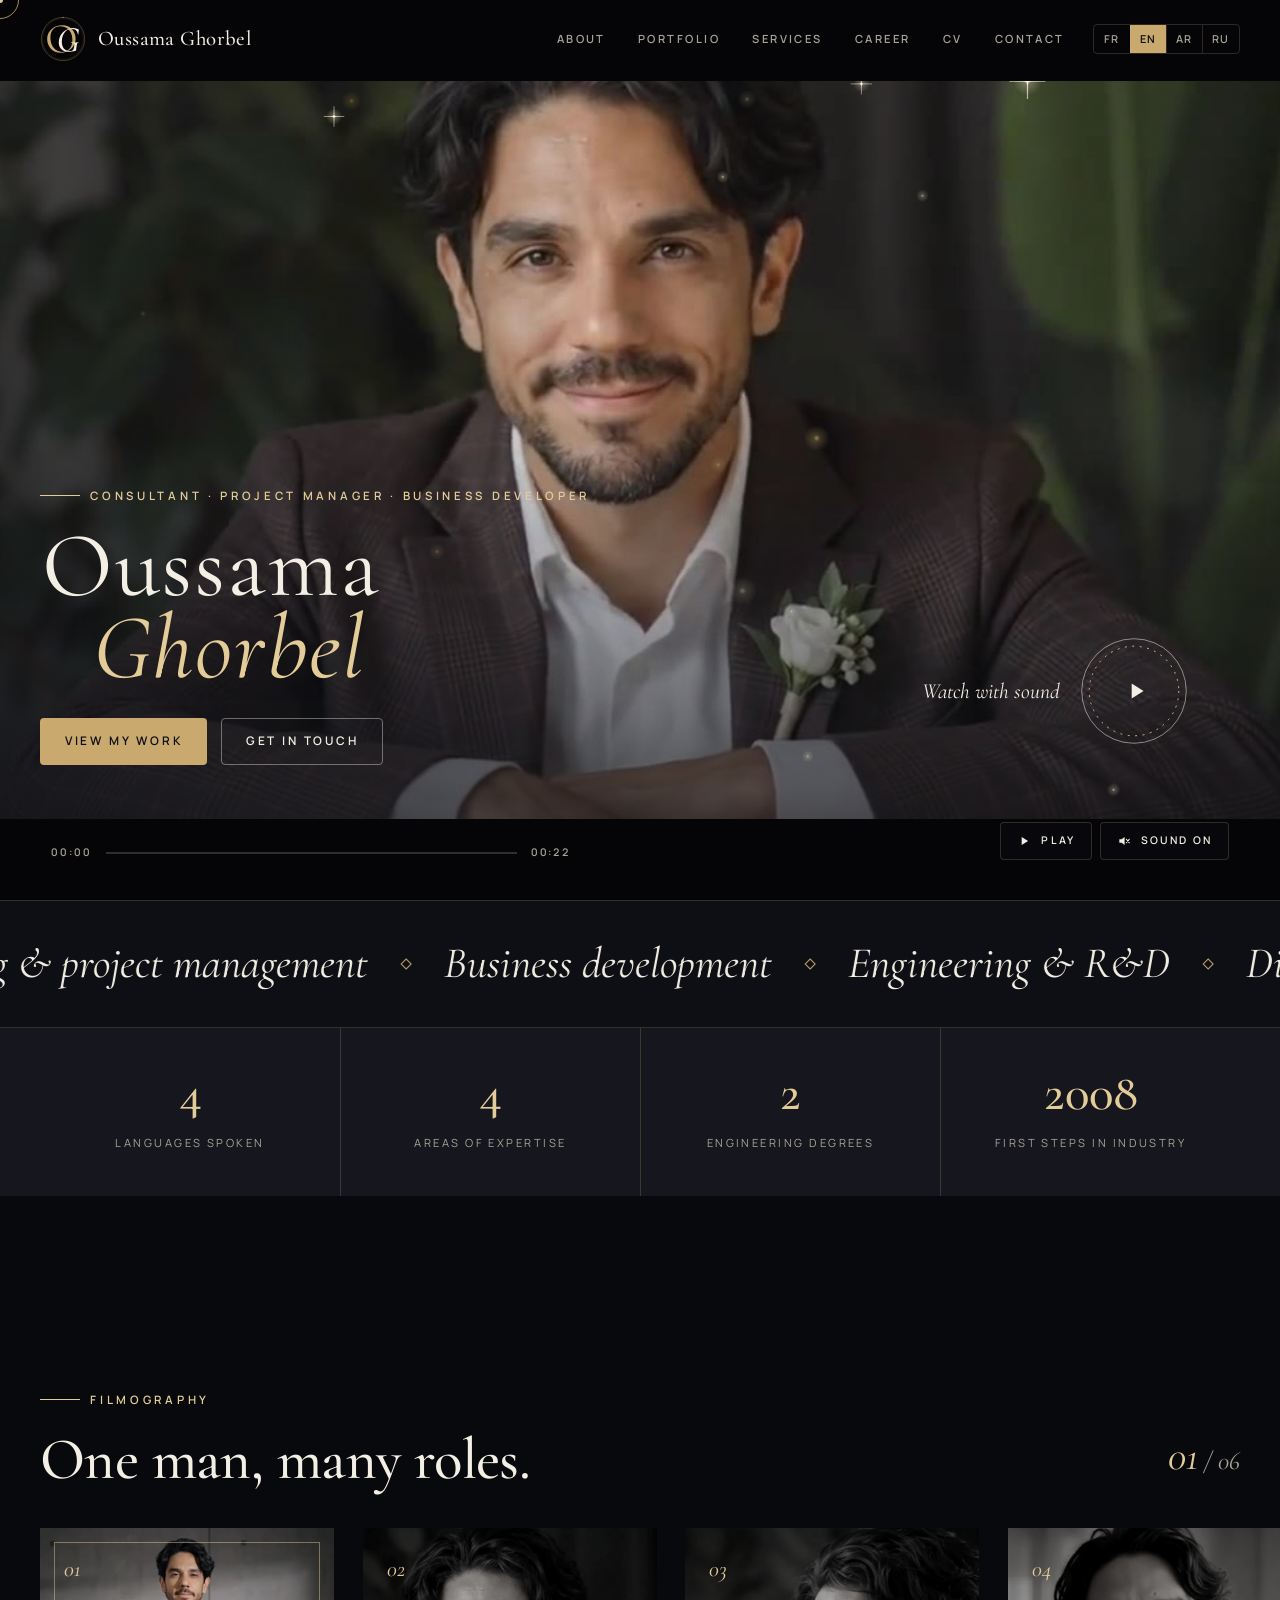
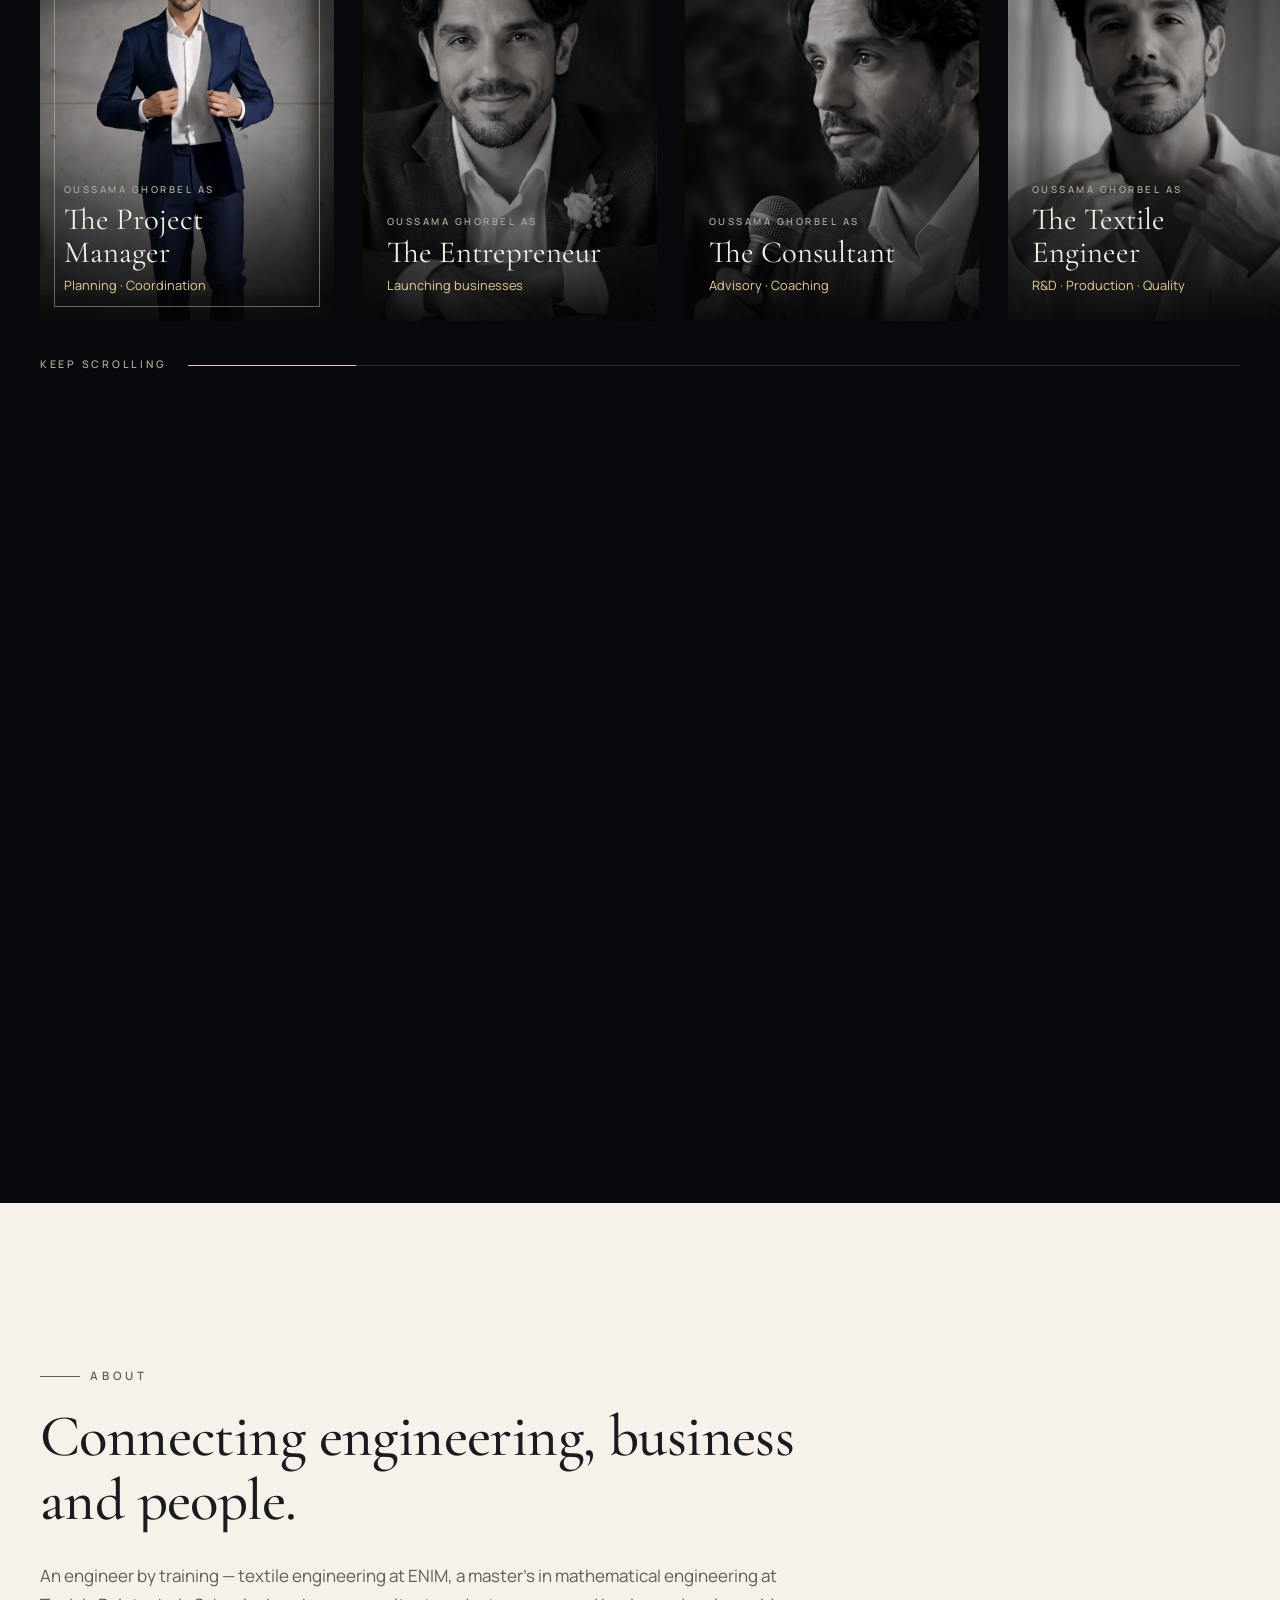
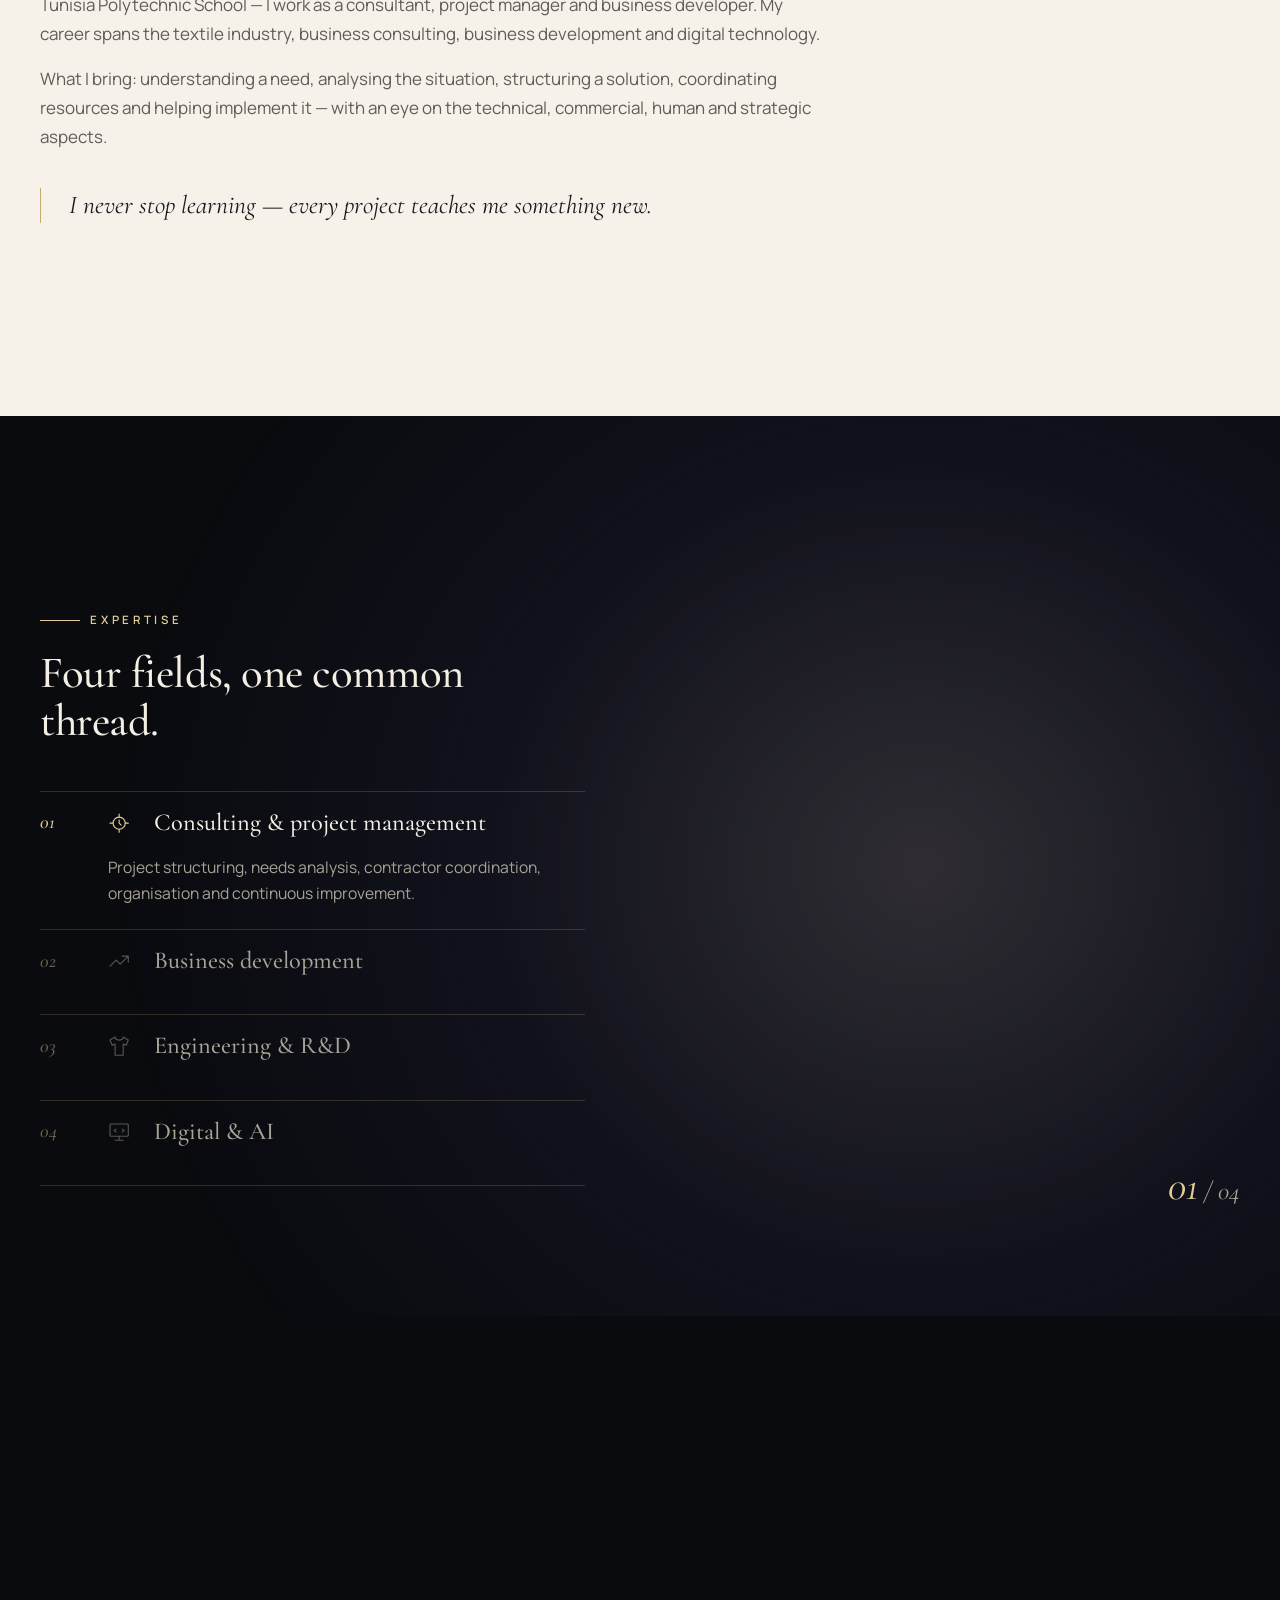
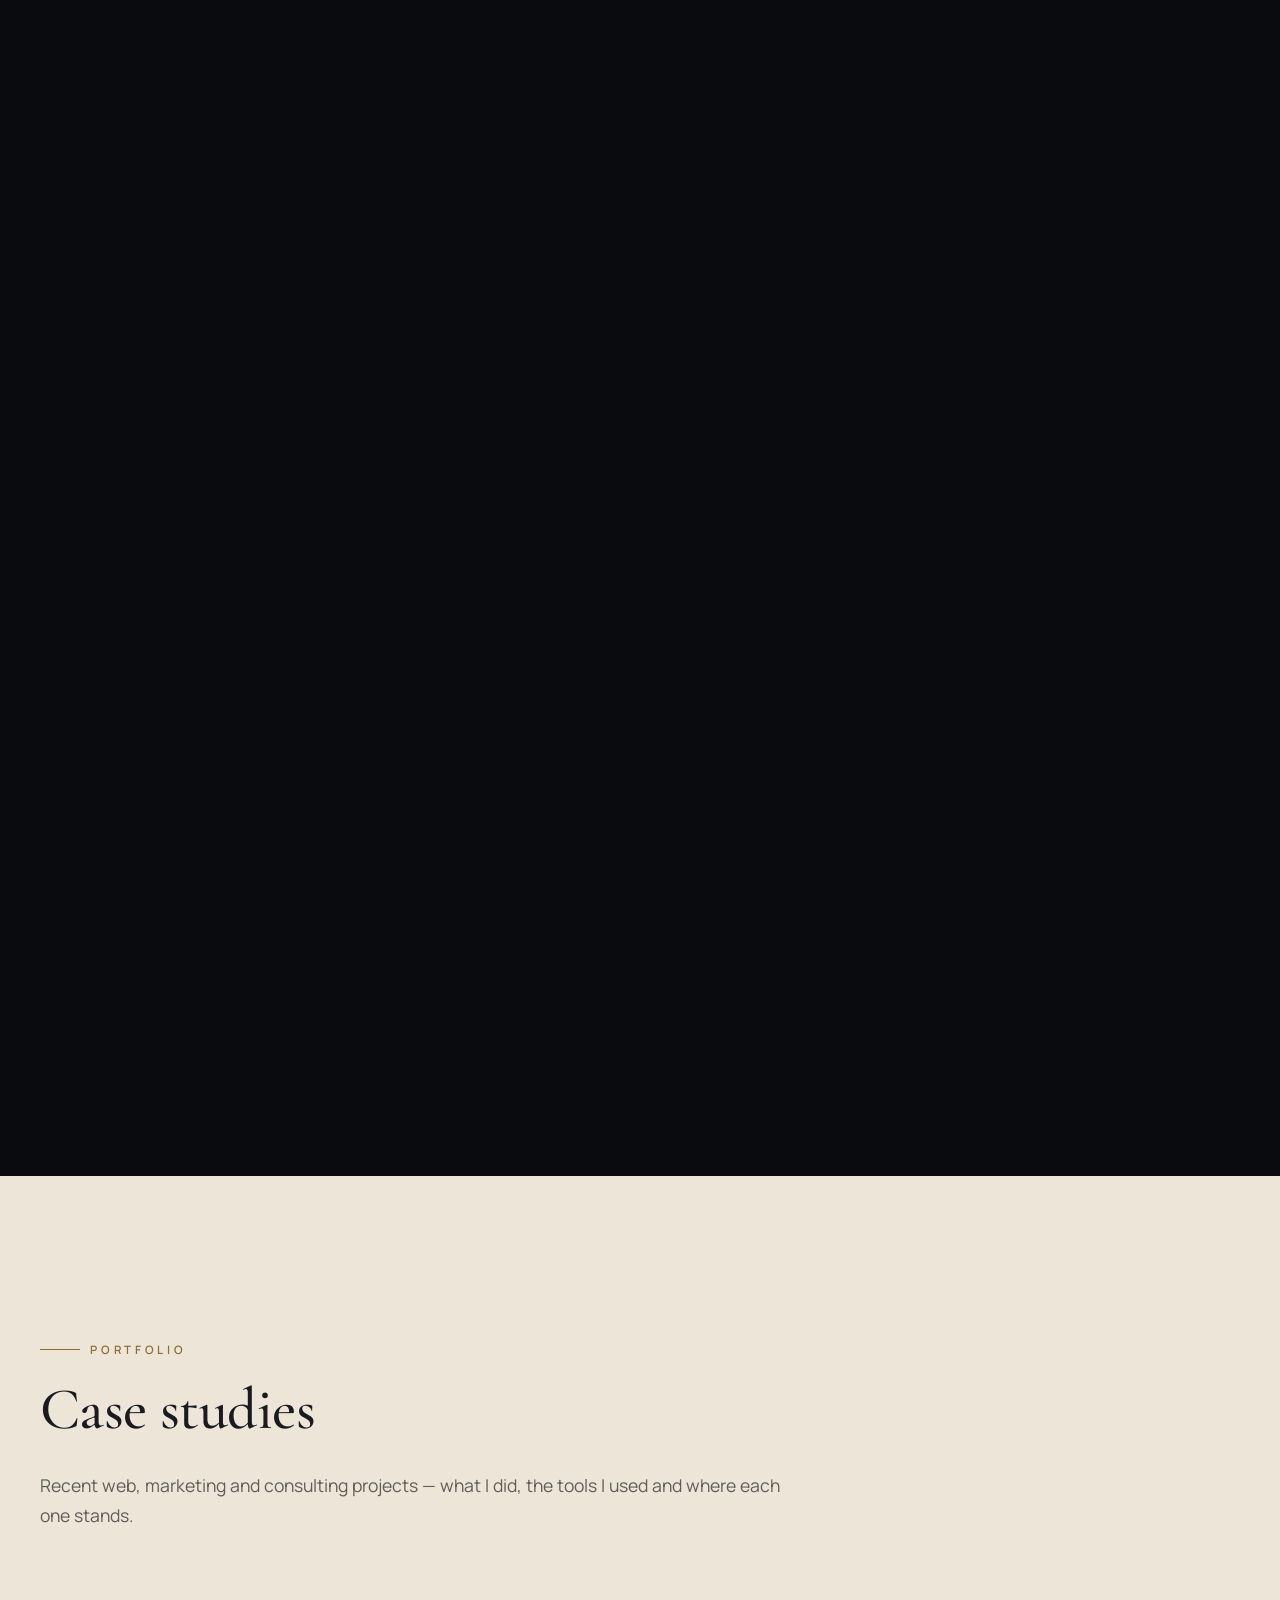
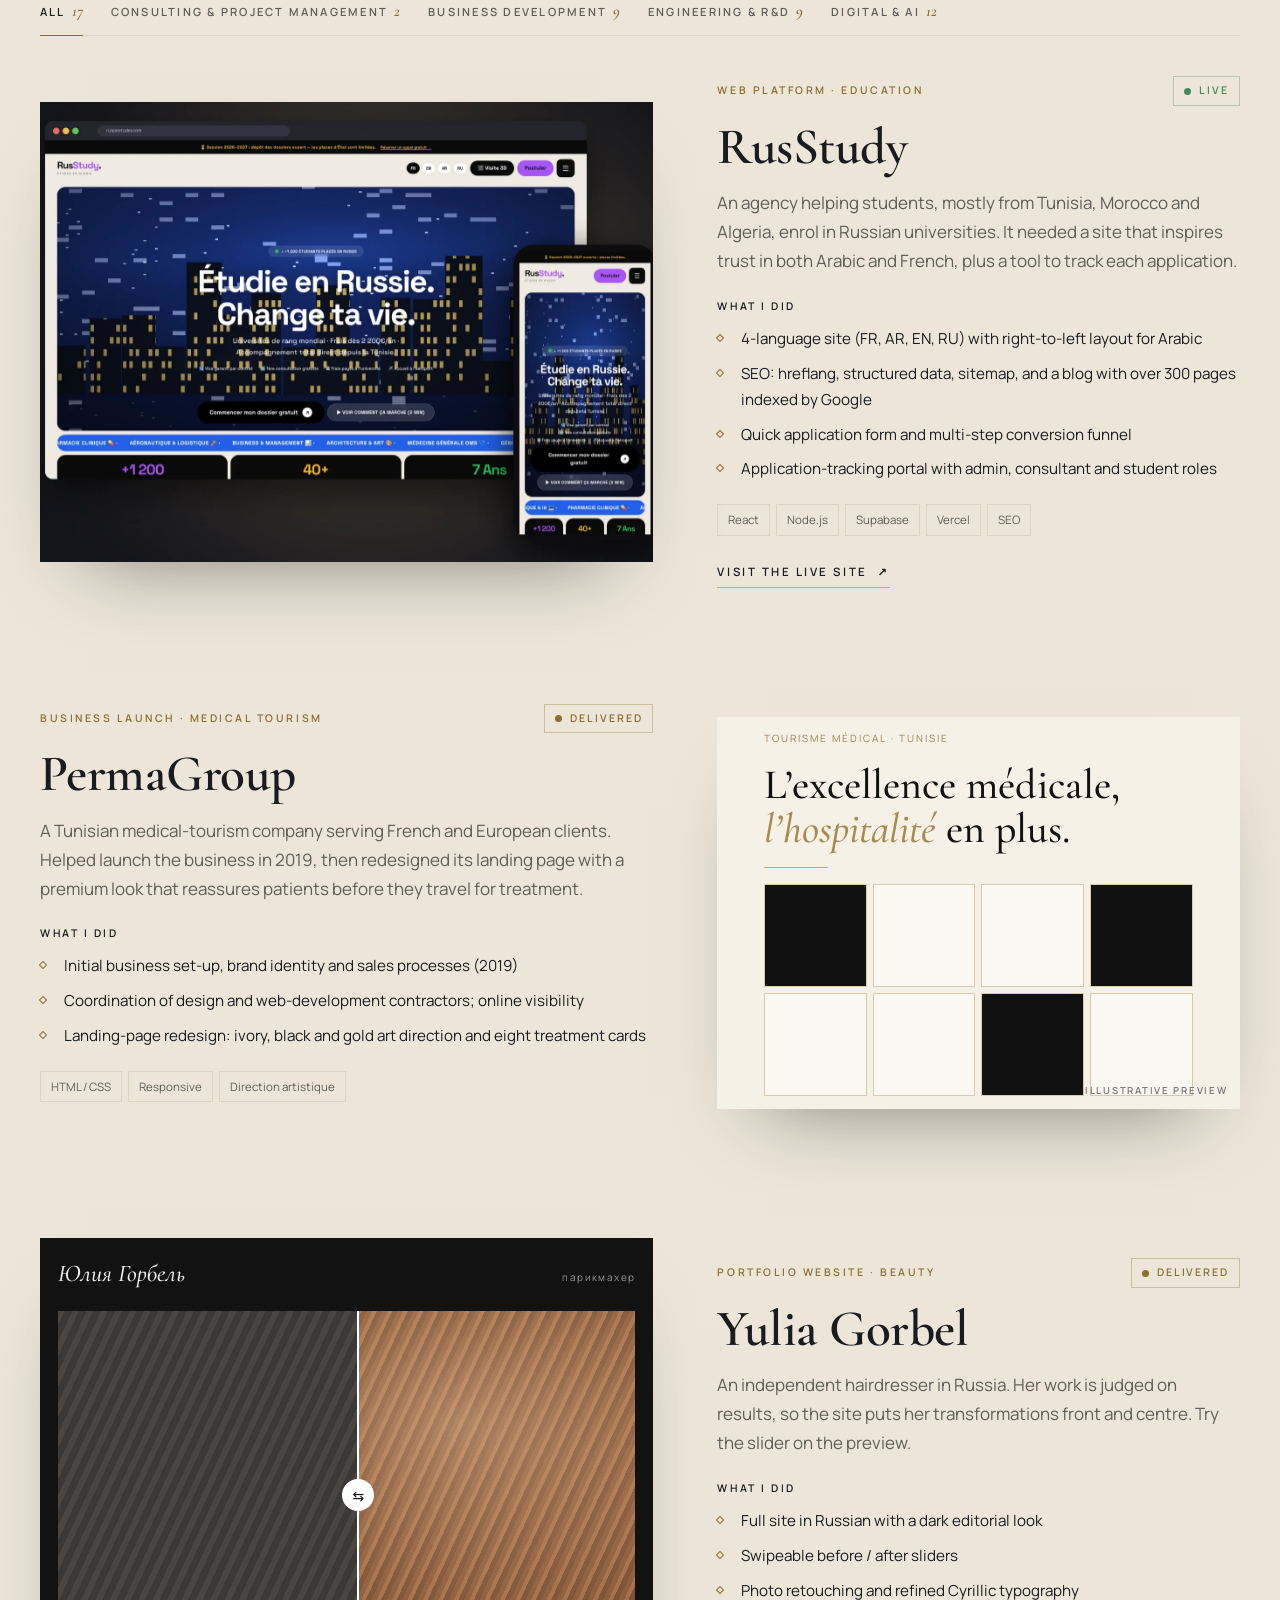
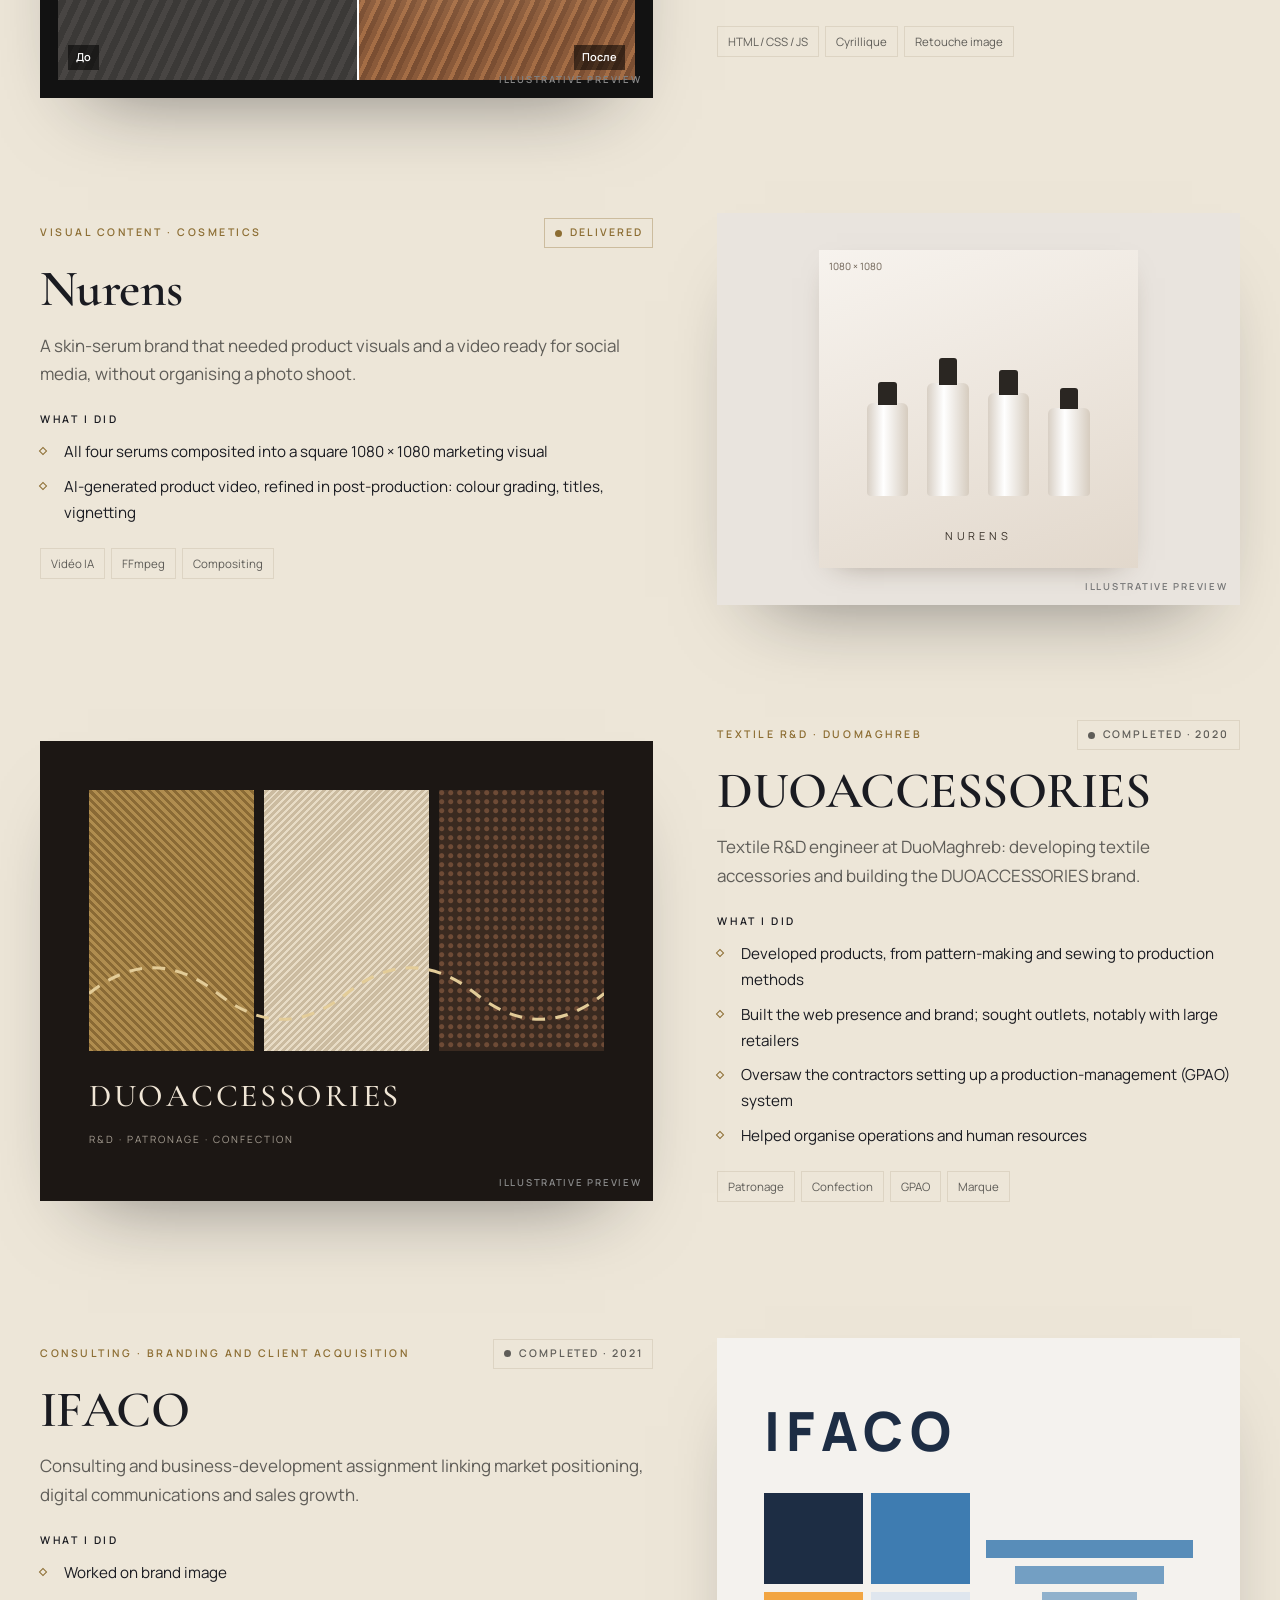
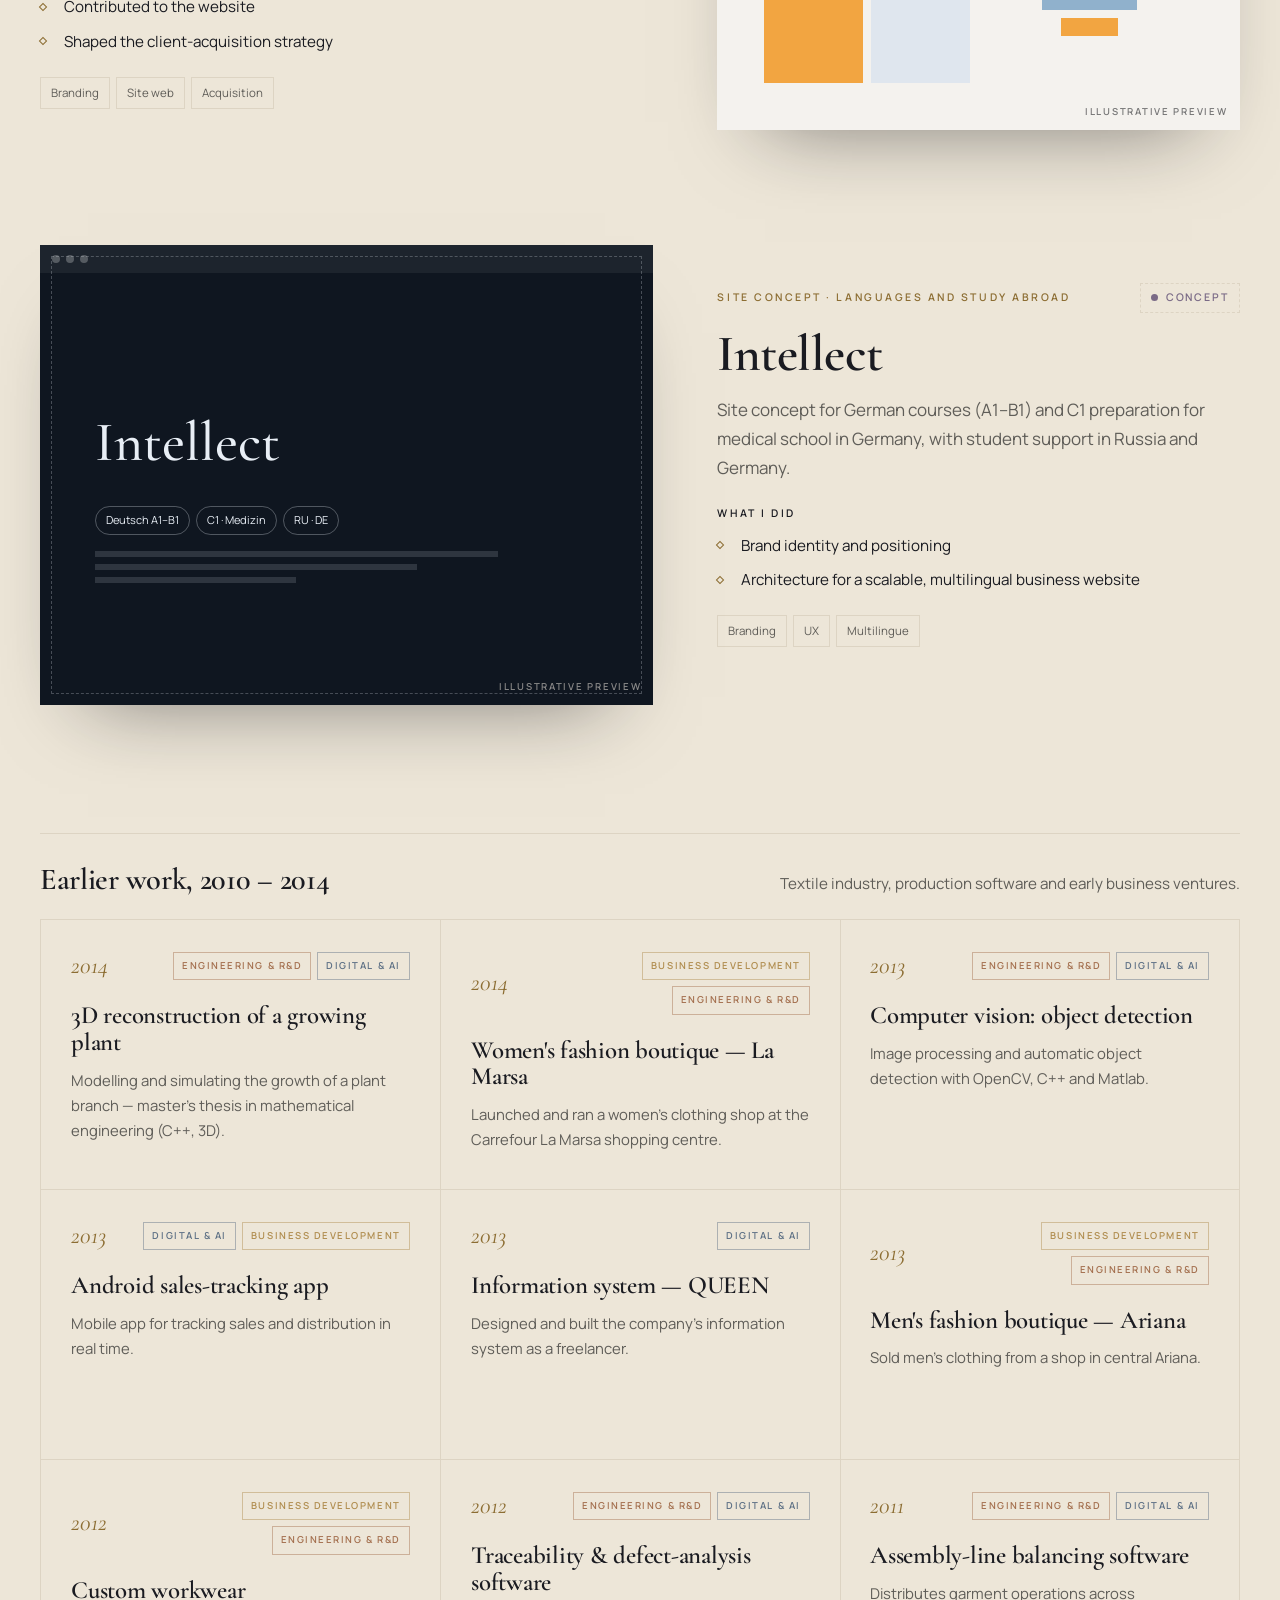
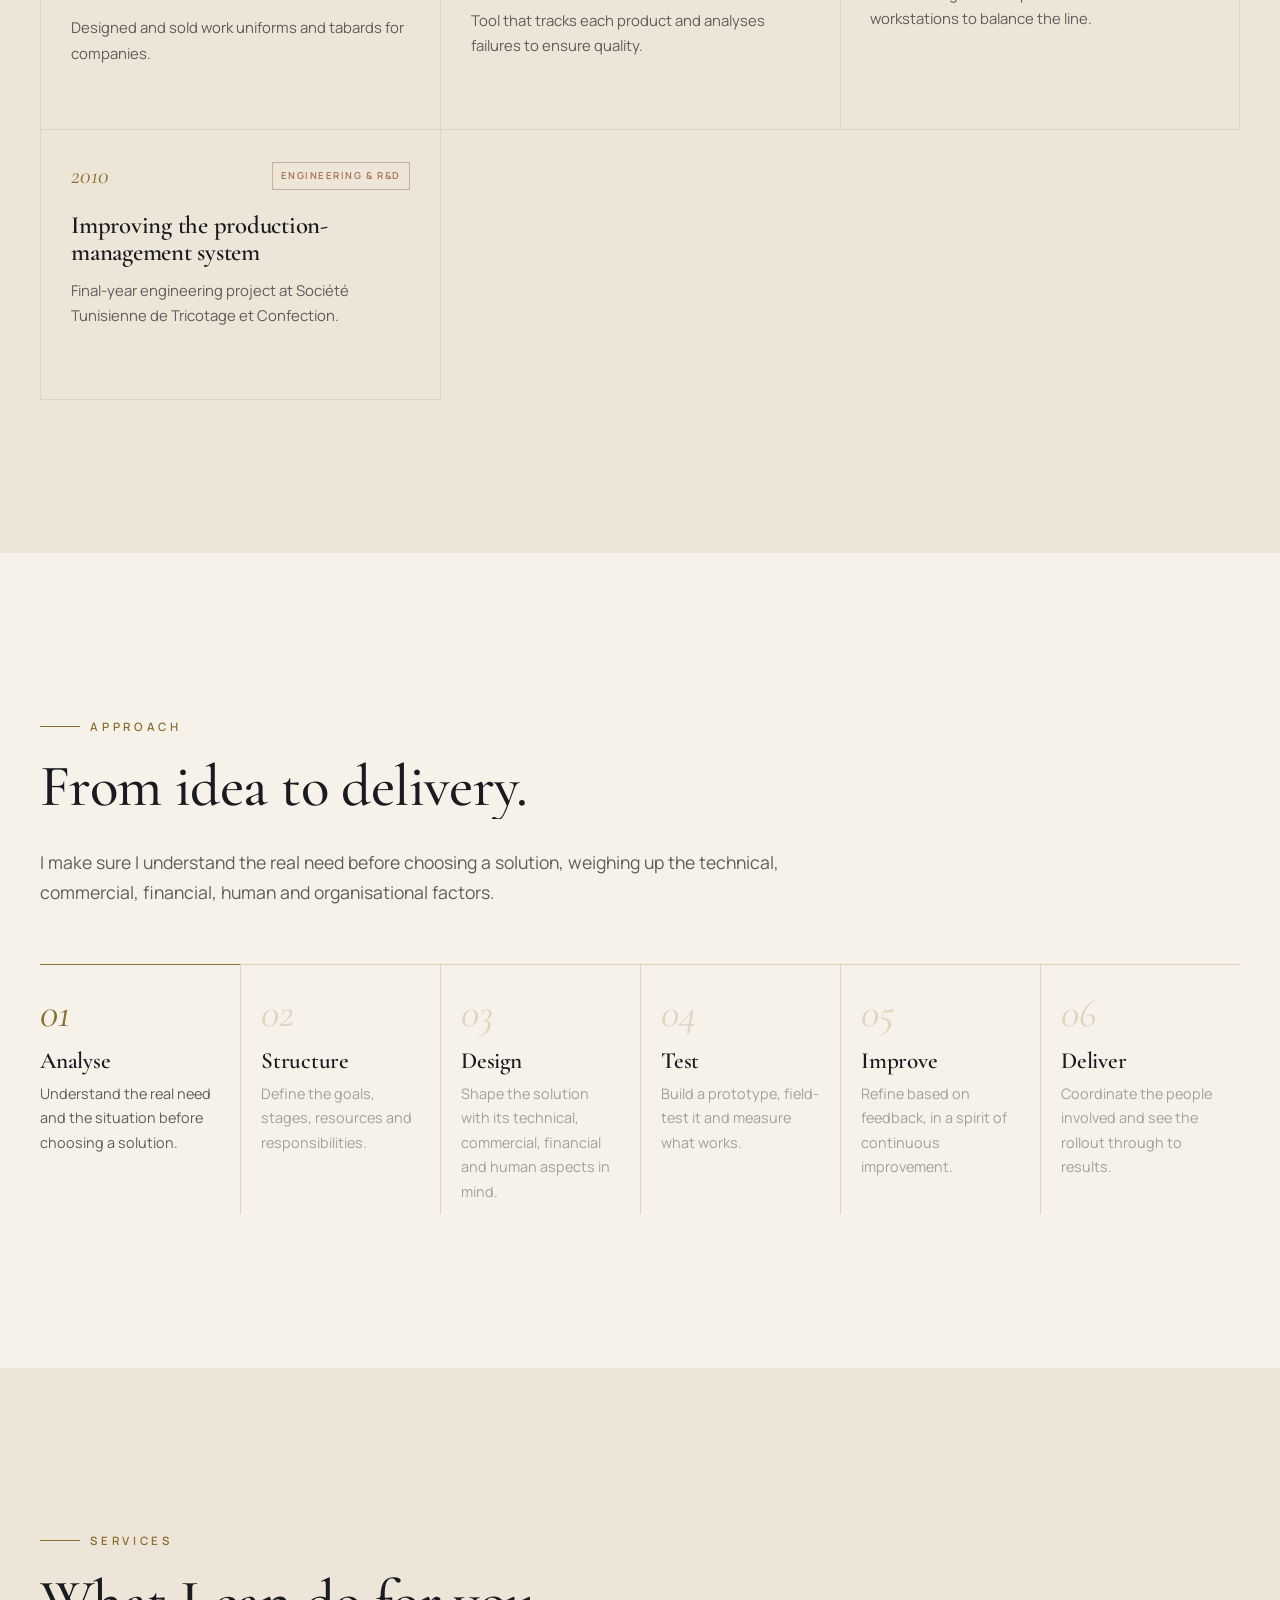
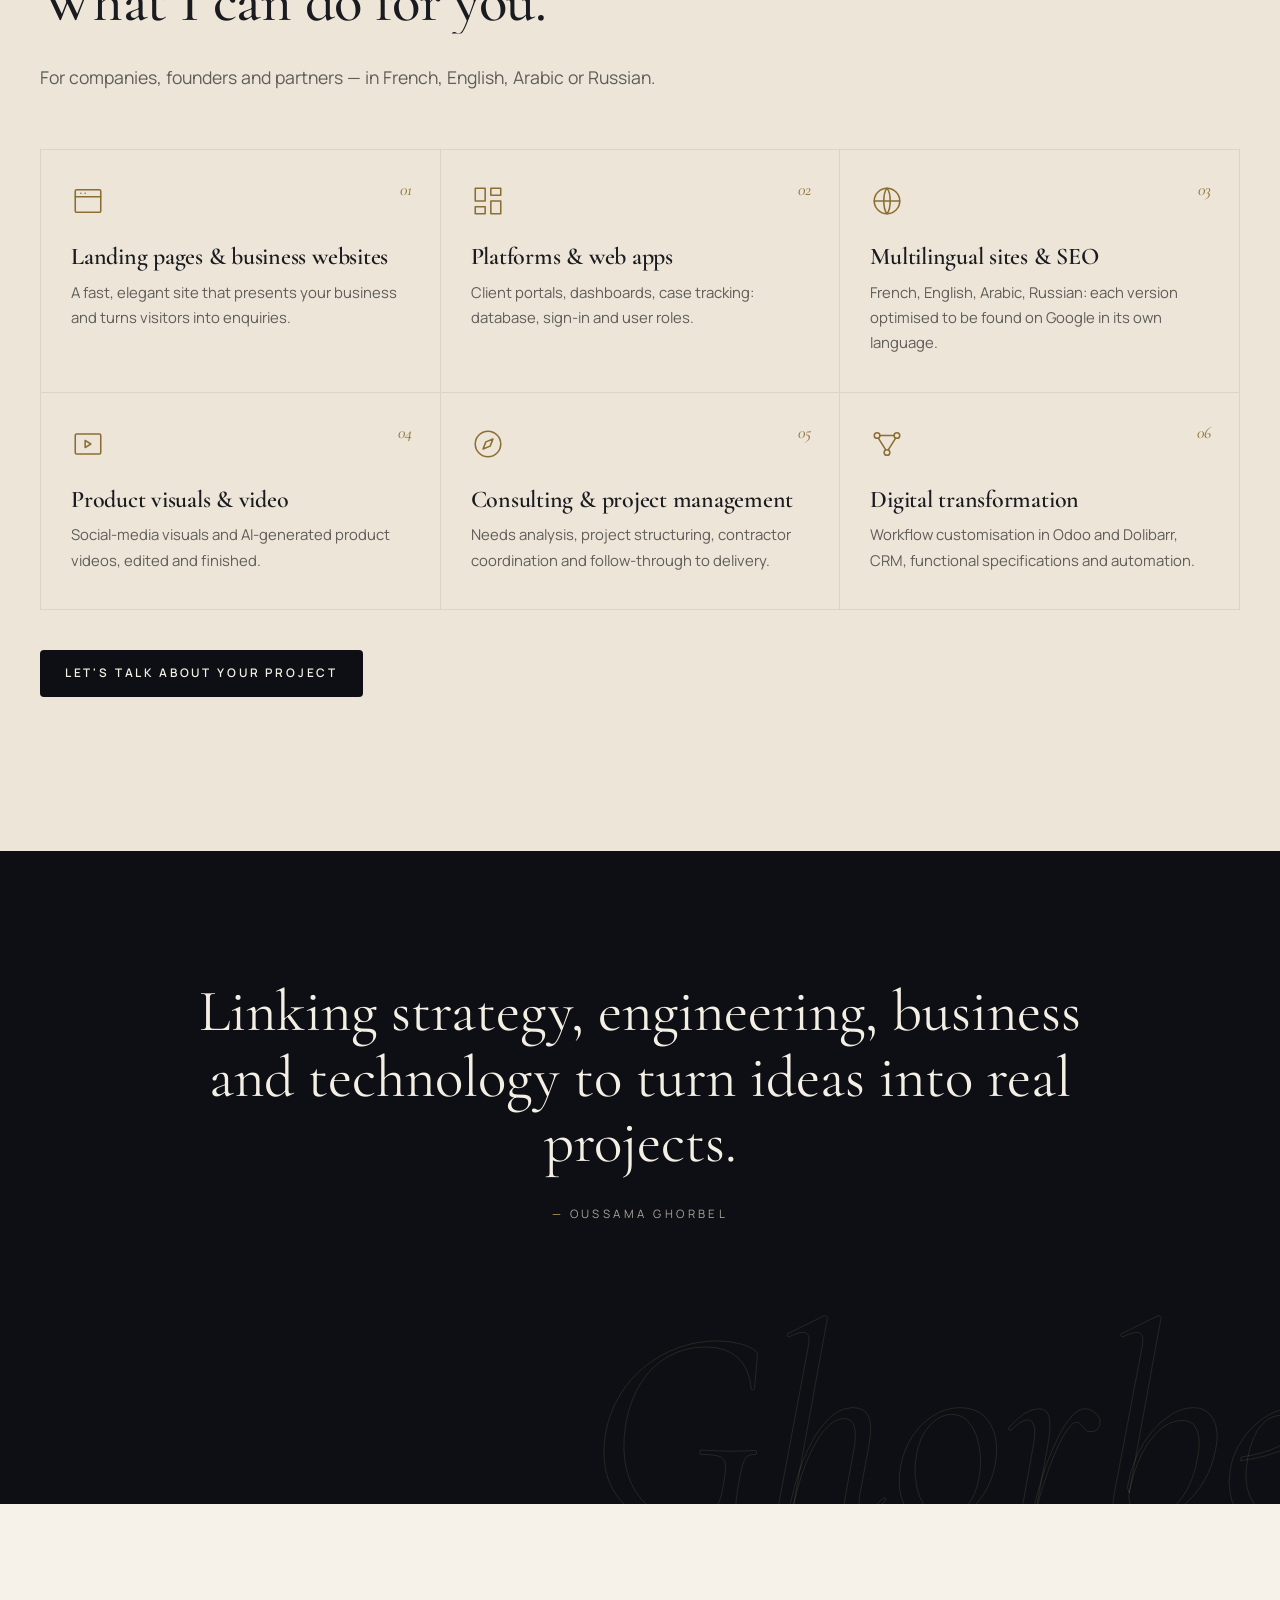
<file: index.html>
<!doctype html>
<html lang="fr" dir="ltr">
<head>
  <meta charset="utf-8">
  <meta name="viewport" content="width=device-width, initial-scale=1">
  <title>Oussama Ghorbel — Consultant, chef de projet, business developer</title>
  <meta name="description" content="Oussama Ghorbel, ingénieur textile et en mathématiques : conseil, gestion de projet, développement commercial, sites multilingues et SEO. Portfolio et CV en français, anglais, arabe et russe.">
  <link rel="canonical" href="https://oussamaghorbel.vercel.app/">
  <link rel="alternate" hreflang="fr" href="https://oussamaghorbel.vercel.app/?lang=fr">
  <link rel="alternate" hreflang="en" href="https://oussamaghorbel.vercel.app/?lang=en">
  <link rel="alternate" hreflang="ar" href="https://oussamaghorbel.vercel.app/?lang=ar">
  <link rel="alternate" hreflang="ru" href="https://oussamaghorbel.vercel.app/?lang=ru">
  <link rel="alternate" hreflang="x-default" href="https://oussamaghorbel.vercel.app/">
  <meta property="og:title" content="Oussama Ghorbel — Consultant, chef de projet, business developer">
  <meta property="og:description" content="Ingénierie textile · Conseil · Développement commercial · Digital. Français, English, العربية, Русский.">
  <meta property="og:image" content="https://oussamaghorbel.vercel.app/assets/img/og-image.jpg">
  <meta property="og:url" content="https://oussamaghorbel.vercel.app/">
  <meta property="og:type" content="website">
  <meta name="twitter:card" content="summary_large_image">
  <script type="application/ld+json">{"@context": "https://schema.org", "@type": "Person", "name": "Oussama Ghorbel", "jobTitle": "Consultant, project manager, business developer", "url": "https://oussamaghorbel.vercel.app/", "email": "mailto:master.services.ad.001@gmail.com", "image": "https://oussamaghorbel.vercel.app/assets/img/og-image.jpg", "address": {"@type": "PostalAddress", "addressLocality": "Tula", "addressCountry": "RU"}, "knowsLanguage": ["ar", "fr", "en", "ru"], "alumniOf": [{"@type": "CollegeOrUniversity", "name": "École Nationale d'Ingénieurs de Monastir"}, {"@type": "CollegeOrUniversity", "name": "École Polytechnique de Tunisie"}], "knowsAbout": ["Textile engineering", "Project management", "Business development", "SEO", "Multilingual websites", "Digital transformation"]}</script>
  <meta name="theme-color" content="#0e0f14">
  <link rel="icon" href="assets/img/favicon.svg" type="image/svg+xml">
  <link rel="preconnect" href="https://fonts.googleapis.com">
  <link rel="preconnect" href="https://fonts.gstatic.com" crossorigin>
  <link rel="stylesheet" href="https://fonts.googleapis.com/css2?family=Cormorant+Garamond:ital,wght@0,400;0,500;0,600;1,400;1,500&family=Manrope:wght@400;500;600;700&family=Amiri:wght@400;700&family=Noto+Kufi+Arabic:wght@400;600&display=swap">
  <link rel="stylesheet" href="assets/css/site.css">
  <link rel="stylesheet" href="assets/css/motion.css">
  <script>document.documentElement.classList.add("js");</script>
</head>
<body>
  <div class="loader" id="loader" aria-hidden="true">
    <div class="loader__inner">
      <svg class="loader__logo" viewBox="0 0 100 100">
        <circle class="draw draw--ring" cx="50" cy="50" r="47" pathLength="1"/>
        <path class="draw draw--o" d="M44.925925925925924 80.0Q38.25925925925926 80.0 32.842592592592595 77.63888888888889Q27.425925925925927 75.27777777777777 23.583333333333336 71.11111111111111Q19.74074074074074 66.94444444444444 17.65740740740741 61.52777777777778Q15.574074074074076 56.111111111111114 15.574074074074076 50.0Q15.574074074074076 42.5 18.49074074074074 36.85185185185185Q21.40740740740741 31.203703703703702 26.22222222222222 27.453703703703702Q31.037037037037038 23.703703703703702 36.77777777777778 21.85185185185185Q42.51851851851852 20.0 48.166666666666664 20.0Q55.01851851851852 20.0 60.43518518518518 22.453703703703702Q65.85185185185185 24.907407407407405 69.64814814814815 29.074074074074073Q73.44444444444444 33.24074074074074 75.43518518518519 38.51851851851852Q77.42592592592592 43.7962962962963 77.42592592592592 49.35185185185185Q77.42592592592592 55.83333333333333 74.83333333333333 61.388888888888886Q72.24074074074073 66.94444444444444 67.75 71.11111111111111Q63.25925925925926 75.27777777777777 57.37962962962963 77.63888888888889Q51.5 80.0 44.925925925925924 80.0ZM48.20370031286169 78.0555499041522Q54.42590671115451 78.0555499041522 59.462929054542826 75.05555046929254Q64.49995139793114 72.05555103443287 67.45364605938947 66.20370087800202Q70.4073407208478 60.35185072157118 70.4073407208478 51.96296409324363Q70.4073407208478 43.222226743344905 67.18512810601129 36.518523604781535Q63.96291549117477 29.814820466218173 58.11107946325231 25.97222787362558Q52.25924343532986 22.12963528103299 44.314817075376155 22.12963528103299Q34.03706755461516 22.12963528103299 28.314863416883682 28.740743001302086Q22.5926592791522 35.35185072157118 22.5926592791522 46.79629290545428Q22.5926592791522 53.33333333333333 24.425988656503183 59.02777777777777Q26.259318033854164 64.72222222222221 29.675975658275462 69.00925812897859Q33.09263328269676 73.29629403573495 37.78706472891348 75.67592196994357Q42.481496175130204 78.0555499041522 48.20370031286169 78.0555499041522Z" pathLength="1"/>
        <path class="draw draw--g" d="M62.239083421740595 77.8Q54.17657856153371 77.8 49.02653080717535 74.36198928267868Q43.87648305281699 70.92397856535736 41.889722821516344 65.06124465377243Q39.90296259021571 59.19851074218751 41.21287096966449 51.924341159396704Q42.24805615484968 46.2626764368128 45.11870333095645 41.53466960765698Q47.98935050706322 36.806662778501156 52.2176818963138 33.37860819498698Q56.446013285564376 29.950553611472806 61.62990023037052 28.075276805736404Q66.81378717517666 26.200000000000003 72.47545189776056 26.200000000000003Q75.84776962869951 26.200000000000003 78.90356395604687 26.920647176106772Q81.95935828339424 27.641294352213542 83.74704444062081 28.90341717755353Q84.26065652377329 29.353321668836806 84.296490829148 29.671840187355325Q84.3323251345227 29.990358705873845 84.25269550489308 30.73489865903501L83.32898402485836 40.13520462601274Q83.24935439522874 40.41788883915654 82.84722573764049 40.41788883915654Q82.44509708005222 40.41788883915654 82.40926277467752 40.13520462601274Q81.66869361054268 34.330202681929975 78.29637587960373 31.17288106282552Q74.92405814866478 28.015559443721067 69.26239342608088 28.015559443721067Q63.65250448745964 28.015559443721067 59.27886020261082 30.59356627287688Q54.90521591776201 33.171573102032696 52.00670517557451 37.90356044062862Q49.108194433387006 42.63554777922454 47.97745758081177 49.02184018735532Q46.651627163602576 57.20777000144676 48.32185427089786 63.353188126175496Q49.99208137819314 69.49860625090423 54.16864670389482 72.90078266285084Q58.345212029596496 76.30295907479746 64.4727032812241 76.30295907479746Q67.50259999617636 76.30295907479746 69.4415746733682 75.53254095006872Q71.38054935056005 74.76212282533999 72.49336905044792 72.70966960765698Q73.6061887503358 70.65721638997397 74.1357228712487 66.81111111111112Q74.78072092716594 62.988888888888894 74.58960787197208 61.19722222222222Q74.39849481677821 59.40555555555556 72.83178039575319 58.848148148148155Q71.26506597472815 58.290740740740745 67.6021030117652 58.290740740740745Q67.20395486361704 58.290740740740745 67.24376967843186 57.653703703703705Q67.28358449324668 57.016666666666666 67.6021030117652 57.016666666666666Q72.06535250087833 57.33518518518519 75.79401817063744 57.375Q79.52268384039655 57.41481481481482 83.66741481099118 57.175925925925924Q83.95009902413499 57.175925925925924 84.00783099163715 57.733333333333334Q84.06556295913933 58.290740740740745 83.66741481099118 58.290740740740745Q82.28186703176664 58.211111111111116 81.58511263271427 58.80833333333334Q80.88835823366189 59.40555555555556 80.43845374237861 61.3962962962963Q79.98854925109535 63.38703703703704 79.26392156554846 67.60740740740741Q78.86577341740032 70.23518518518519 78.76424612564324 71.50925925925927Q78.66271883388615 72.78333333333333 78.66669934332624 73.38055555555556Q78.67067985276634 73.97777777777779 78.5114205935071 74.61481481481482Q78.43179096387746 75.0925925925926 78.25063404249074 75.25185185185185Q78.06947712110403 75.41111111111111 77.59169934332624 75.57037037037037Q73.83715550199958 76.52592592592593 69.82182510965654 77.16296296296296Q65.80649471731351 77.8 62.239083421740595 77.8Z" pathLength="1"/>
      </svg>
      <span class="loader__count"><span id="loaderCount">0</span>%</span>
    </div>
  </div>
  <div class="cursor" aria-hidden="true"><span class="cursor__ring"></span><span class="cursor__dot"></span></div>

  <div class="progress" aria-hidden="true"><i id="pageProgress"></i></div>
  <a class="skip" href="#main">Aller au contenu</a>

  <header class="nav" id="top">
    <div class="wrap nav__inner">
      <a class="brand" href="#top" aria-label="Oussama Ghorbel">
        <img class="brand__mark" src="assets/img/logo.svg" alt="" width="46" height="46">
        <span class="brand__name">Oussama Ghorbel</span>
      </a>
      <nav class="nav__links" id="menu" aria-label="Navigation principale">
        <a href="#about" data-i18n="nav.about">À propos</a>
        <a href="#portfolio" data-i18n="nav.portfolio">Portfolio</a>
        <a href="#services" data-i18n="nav.services">Services</a>
        <a href="#journey" data-i18n="nav.journey">Parcours</a>
        <a href="cv/" class="nav__cv" data-i18n="nav.cv">CV</a>
        <a href="#contact" data-i18n="nav.contact">Contact</a>
      </nav>
      <div class="nav__tools">
        <div class="lang" role="group" aria-label="Langue / Language">
          <button type="button" data-lang="fr" lang="fr">FR</button>
          <button type="button" data-lang="en" lang="en">EN</button>
          <button type="button" data-lang="ar" lang="ar">AR</button>
          <button type="button" data-lang="ru" lang="ru">RU</button>
        </div>
        <button class="burger" type="button" aria-controls="menu" aria-expanded="false" aria-label="Menu">
          <span></span><span></span>
        </button>
      </div>
    </div>
  </header>

  <main id="main">
    <!-- HERO -->
    <section class="hero" id="hero">
      <div class="hero__media" data-depth="0.35">
        <video class="hero__video" id="heroVideo" muted loop playsinline autoplay preload="auto"
               poster="assets/video/showreel-poster.jpg"
               data-src="assets/video/showreel.mp4" data-src-mobile="assets/video/showreel-mobile.mp4"
               aria-label="Vidéo de présentation d'Oussama Ghorbel"></video>
      </div>
      <div class="hero__veil" aria-hidden="true"></div>
      <div class="hero__grain" aria-hidden="true"></div>
      <div class="hero__bar hero__bar--top" aria-hidden="true"></div>
      <div class="hero__bar hero__bar--bottom" aria-hidden="true"></div>
      <canvas class="hero__spark" id="sparkFront" aria-hidden="true"></canvas>
      <div class="wrap hero__content">
        <p class="kicker hero__in" data-i18n="hero.kicker">Ingénieur textile · Ingénieur en mathématiques · Entrepreneur</p>
        <h1 class="hero__name" aria-label="Oussama Ghorbel">
          <span class="line" data-split>Oussama</span>
          <span class="line line--gold" data-split>Ghorbel</span>
        </h1>
        <div class="hero__cta hero__in">
          <a class="btn btn--primary magnetic" href="#portfolio"><span data-i18n="hero.cta.work">Voir mes travaux</span></a>
          <a class="btn btn--ghost magnetic" href="#contact"><span data-i18n="hero.cta.contact">Me contacter</span></a>
        </div>
      </div>
      <button type="button" class="hero__watch hero__in magnetic" id="heroWatch">
        <span class="hero__watch-ring" aria-hidden="true">
          <svg viewBox="0 0 120 120"><circle cx="60" cy="60" r="56"/><circle class="dash" cx="60" cy="60" r="48"/></svg>
          <span class="hero__watch-icon"><svg viewBox="0 0 24 24"><path d="M8 5l11 7-11 7z"/></svg></span>
        </span>
        <span class="hero__watch-label" data-i18n="hero.watch">Regarder avec le son</span>
      </button>
      <div class="hero__timeline hero__in" aria-hidden="true">
        <span class="hero__time" id="heroTime">00:00</span>
        <span class="hero__progress"><i id="heroProgress"></i></span>
        <span class="hero__time" id="heroDur">00:22</span>
      </div>
      <div class="hero__controls hero__in">
        <button type="button" class="vbtn" id="heroPlay" aria-pressed="false">
          <svg viewBox="0 0 24 24" aria-hidden="true"><path class="i-play" d="M8 5l11 7-11 7z"/><path class="i-pause" d="M7 5h4v14H7zM13 5h4v14h-4z"/></svg>
          <span data-i18n="video.pause">Pause</span>
        </button>
        <button type="button" class="vbtn" id="heroSound" aria-pressed="false">
          <svg viewBox="0 0 24 24" aria-hidden="true"><path d="M4 9h4l5-4v14l-5-4H4z"/><path class="i-wave" d="M16 8.5a5 5 0 010 7M18.5 6a8.5 8.5 0 010 12"/><path class="i-mute" d="M16 9l5 6M21 9l-5 6"/></svg>
          <span data-i18n="video.sound">Activer le son</span>
        </button>
      </div>
    </section>

    <!-- MARQUEE -->
    <div class="marquee" aria-hidden="true">
      <div class="marquee__track" id="marquee"></div>
    </div>

    <!-- STATS -->
    <section class="stats" aria-label="Chiffres clés">
      <div class="wrap stats__grid">
        <div class="stat"><strong>4</strong><span data-i18n="stats.languages">langues parlées</span></div>
        <div class="stat"><strong>4</strong><span data-i18n="stats.domains">domaines d'expertise</span></div>
        <div class="stat"><strong>2</strong><span data-i18n="stats.degrees">diplômes d'ingénierie</span></div>
        <div class="stat"><strong>2008</strong><span data-i18n="stats.since">premiers pas dans l'industrie</span></div>
      </div>
    </section>

    <!-- ROLES -->
    <section class="roles" id="roles" aria-labelledby="rolesTitle">
      <div class="roles__pin">
        <div class="wrap roles__head">
          <div>
            <p class="kicker" data-i18n="roles.kicker">Filmographie</p>
            <h2 id="rolesTitle" data-i18n="roles.title">Un homme, plusieurs rôles.</h2>
          </div>
          <p class="roles__count" aria-hidden="true"><span id="rolesIndex">01</span> / <span id="rolesTotal">06</span></p>
        </div>
        <div class="roles__viewport">
          <div class="roles__track" id="rolesTrack"></div>
        </div>
        <div class="wrap roles__foot">
          <span class="roles__hint" data-i18n="roles.hint">Faites défiler</span>
          <span class="roles__bar" aria-hidden="true"><i id="rolesBar"></i></span>
        </div>
      </div>
    </section>

    <!-- ABOUT -->
    <section class="section" id="about">
      <div class="wrap about">
        <div class="about__text reveal">
          <p class="kicker" data-i18n="about.kicker">À propos</p>
          <h2 data-i18n="about.title">Un profil hybride, au croisement de plusieurs mondes</h2>
          <p data-i18n="about.p1"></p>
          <p data-i18n="about.p2"></p>
          <blockquote data-i18n="about.quote">Je n'arrête jamais d'apprendre : chaque projet est une nouvelle école.</blockquote>
        </div>
      </div>
    </section>

    <!-- DOMAINES : sculpture de fils en 3D (assets/js/threads.js), une figure par domaine -->
    <section class="fields" aria-labelledby="fieldsTitle">
      <div class="fields__sticky">
        <canvas class="fields__gl" id="fieldsGl" data-threads="sculpture" aria-hidden="true"></canvas>
        <div class="wrap fields__inner">
          <div class="fields__text">
            <p class="kicker" data-i18n="fields.kicker">Expertise</p>
            <h2 id="fieldsTitle" data-i18n="fields.title">Quatre domaines, un même fil conducteur.</h2>
            <ol class="fields__list" id="fieldsList">
            <li class="field is-active" data-domain="consulting">
              <h3 class="field__title"><button type="button"><span class="field__num" aria-hidden="true">01</span><span class="field__icon" aria-hidden="true"><svg viewBox="0 0 24 24"><path d="M12 3v3M12 18v3M3 12h3M18 12h3"/><circle cx="12" cy="12" r="6"/><path d="M12 9v3l2 2"/></svg></span><span data-domain-label="consulting"></span></button></h3>
              <div class="field__body"><p data-i18n="domain.consulting"></p></div>
            </li>
            <li class="field" data-domain="business">
              <h3 class="field__title"><button type="button"><span class="field__num" aria-hidden="true">02</span><span class="field__icon" aria-hidden="true"><svg viewBox="0 0 24 24"><path d="M3 17l6-6 4 4 8-8M15 7h6v6"/></svg></span><span data-domain-label="business"></span></button></h3>
              <div class="field__body"><p data-i18n="domain.business"></p></div>
            </li>
            <li class="field" data-domain="engineering">
              <h3 class="field__title"><button type="button"><span class="field__num" aria-hidden="true">03</span><span class="field__icon" aria-hidden="true"><svg viewBox="0 0 24 24"><path d="M8 3l-5 3 2 5 3-1v11h8V10l3 1 2-5-5-3c0 2-1.5 3-4 3S8 5 8 3z"/></svg></span><span data-domain-label="engineering"></span></button></h3>
              <div class="field__body"><p data-i18n="domain.engineering"></p></div>
            </li>
            <li class="field" data-domain="digital">
              <h3 class="field__title"><button type="button"><span class="field__num" aria-hidden="true">04</span><span class="field__icon" aria-hidden="true"><svg viewBox="0 0 24 24"><rect x="3" y="4" width="18" height="12" rx="1"/><path d="M8 20h8M12 16v4M9 9l-2 1.5L9 12M15 9l2 1.5-2 1.5"/></svg></span><span data-domain-label="digital"></span></button></h3>
              <div class="field__body"><p data-i18n="domain.digital"></p></div>
            </li>
            </ol>
          </div>
          <p class="fields__count" aria-hidden="true"><span id="fieldsIndex">01</span> / 04</p>
        </div>
      </div>
    </section>

    <!-- PORTFOLIO -->
    <section class="section section--alt" id="portfolio">
      <div class="wrap">
        <header class="section__head reveal">
          <p class="kicker" data-i18n="portfolio.kicker">Portfolio</p>
          <h2 data-i18n="portfolio.title">Études de cas</h2>
          <p class="section__lead" data-i18n="portfolio.lead"></p>
        </header>
        <div class="filters" id="filters" role="toolbar" aria-label="Filtres"></div>
        <div class="cases" id="cases"></div>
        <header class="archive__head reveal">
          <h3 data-i18n="portfolio.archive">Réalisations 2010 – 2014</h3>
          <p data-i18n="portfolio.archiveLead"></p>
        </header>
        <div class="projects" id="projects"></div>
      </div>
    </section>

    <!-- METHOD -->
    <section class="section method" id="method">
      <div class="wrap">
        <header class="section__head reveal">
          <p class="kicker" data-i18n="method.kicker">Approche</p>
          <h2 data-i18n="method.title">De l'idée à la mise en œuvre.</h2>
          <p class="section__lead" data-i18n="method.lead"></p>
        </header>
        <ol class="steps" id="steps"></ol>
      </div>
    </section>

    <!-- SERVICES -->
    <section class="section section--alt" id="services">
      <div class="wrap">
        <header class="section__head reveal">
          <p class="kicker" data-i18n="services.kicker">Services</p>
          <h2 data-i18n="services.title">Ce que je peux faire pour vous.</h2>
          <p class="section__lead" data-i18n="services.lead"></p>
        </header>
        <div class="services" id="servicesGrid"></div>
        <p class="services__cta reveal"><a class="btn btn--dark magnetic" href="#contact"><span data-i18n="services.cta">Parlons de votre projet</span></a></p>
      </div>
    </section>

    <!-- INTERLUDE -->
    <section class="interlude" aria-label="Citation">
      <canvas class="interlude__gl" id="interludeGl" data-threads="field" aria-hidden="true"></canvas>
      <span class="interlude__big" aria-hidden="true">Ghorbel</span>
      <div class="wrap">
        <div class="interlude__quote reveal">
          <div class="ornament" aria-hidden="true"><i></i></div>
          <blockquote data-i18n="interlude.quote"></blockquote>
          <p class="interlude__sign">Oussama Ghorbel</p>
        </div>
      </div>
    </section>

    <!-- JOURNEY -->
    <section class="section" id="journey">
      <div class="wrap">
        <header class="section__head reveal">
          <p class="kicker" data-i18n="journey.kicker">Parcours</p>
          <h2 data-i18n="journey.title">Expérience & formation</h2>
          <div class="journey__cta">
            <a class="btn btn--dark magnetic journey__cv" href="cv/"><span data-i18n="journey.cvCta">Voir le CV interactif</span></a>
            <a class="journey__dl" href="cv/Oussama-Ghorbel-CV-FR.pdf" data-cv-pdf download><span data-i18n="contact.cvDownload">Télécharger le CV (PDF)</span></a>
          </div>
        </header>
        <div class="journey">
          <div class="reveal">
            <h3 class="journey__title" data-i18n="journey.experience">Expérience</h3>
            <ol class="timeline" id="experience"></ol>
          </div>
          <div class="reveal">
            <h3 class="journey__title" data-i18n="journey.education">Formation</h3>
            <ol class="timeline" id="education"></ol>
            <h3 class="journey__title journey__title--sm" data-i18n="journey.training">Formations professionnelles</h3>
            <ul class="training" id="training"></ul>
          </div>
        </div>
      </div>
    </section>

    <!-- SKILLS & LANGUAGES -->
    <section class="section section--alt" id="skills">
      <div class="wrap">
        <header class="section__head reveal">
          <p class="kicker" data-i18n="skills.kicker">Compétences</p>
          <h2 data-i18n="skills.title">Une boîte à outils large</h2>
        </header>
        <div class="skills" id="skillGroups"></div>

        <div class="languages reveal">
          <div>
            <h3 data-i18n="languages.title">Langues</h3>
            <p data-i18n="languages.lead">Quatre langues pour travailler et échanger à l'international.</p>
          </div>
          <ul class="languages__list" id="languagesList"></ul>
        </div>
      </div>
    </section>

    <!-- VISION -->
    <section class="section vision" id="vision">
      <div class="wrap">
        <header class="section__head reveal">
          <p class="kicker" data-i18n="vision.kicker">Vision</p>
          <h2 data-i18n="vision.title">Là où je veux aller.</h2>
        </header>
        <ol class="vision__list" id="visionList"></ol>
      </div>
    </section>

    <!-- CONTACT -->
    <section class="section contact" id="contact">
      <canvas class="contact__gl" id="gl" data-silk aria-hidden="true"></canvas>
      <div class="wrap contact__grid">
        <div class="contact__body reveal">
          <p class="kicker" data-i18n="contact.kicker">Contact</p>
          <h2 data-i18n="contact.title">Un projet, une collaboration, une idée ?</h2>
          <p class="section__lead" data-i18n="contact.lead"></p>
          <ul class="contact__list">
            <li>
              <span data-i18n="contact.email">E-mail</span>
              <a href="mailto:master.services.ad.001@gmail.com">master.services.ad.001@gmail.com</a>
            </li>
            <li>
              <span data-i18n="contact.phone">Téléphone</span>
              <a href="tel:+79964334489" dir="ltr">+7 996 433-44-89</a>
            </li>
            <li>
              <span data-i18n="contact.location">Basé à</span>
              <strong data-i18n="contact.locationValue">Toula, Russie</strong>
            </li>
            <li>
              <span data-i18n="contact.cv">CV</span>
              <span class="contact__cv">
                <a href="cv/" data-i18n="contact.cvLink">CV interactif</a>
                <span class="contact__pdf" role="group" aria-label="PDF">
                  <em data-i18n="contact.cvDownload">Télécharger le CV (PDF)</em>
                  <a href="cv/Oussama-Ghorbel-CV-FR.pdf" download lang="fr">FR</a>
                  <a href="cv/Oussama-Ghorbel-CV-EN.pdf" download lang="en">EN</a>
                  <a href="cv/Oussama-Ghorbel-CV-AR.pdf" download lang="ar">AR</a>
                  <a href="cv/Oussama-Ghorbel-CV-RU.pdf" download lang="ru">RU</a>
                </span>
              </span>
            </li>
          </ul>
        </div>
      </div>
    </section>
  </main>

  <footer class="footer">
    <div class="wrap footer__inner">
      <p>© <span id="year">2026</span> Oussama Ghorbel. <span data-i18n="footer.rights">Tous droits réservés.</span></p>
      <a href="#top" data-i18n="footer.top">Haut de page</a>
    </div>
  </footer>

  <div class="lightbox" id="lightbox" hidden>
    <button type="button" class="lightbox__close" aria-label="Fermer">×</button>
    <figure><img alt=""><figcaption></figcaption></figure>
  </div>

  <script src="assets/vendor/gsap.min.js" defer></script>
  <script src="assets/vendor/ScrollTrigger.min.js" defer></script>
  <script src="assets/vendor/lenis.min.js" defer></script>
  <script src="assets/js/i18n.js" defer></script>
  <script src="assets/js/content.js" defer></script>
  <script src="assets/js/site.js" defer></script>
  <script src="assets/js/gl.js" defer></script>
  <script src="assets/js/threads.js" defer></script>
  <script src="assets/js/distort.js" defer></script>
  <script src="assets/js/sparkles.js" defer></script>
  <script src="assets/js/video.js" defer></script>
  <script src="assets/js/motion.js" defer></script>
</body>
</html>
</file>
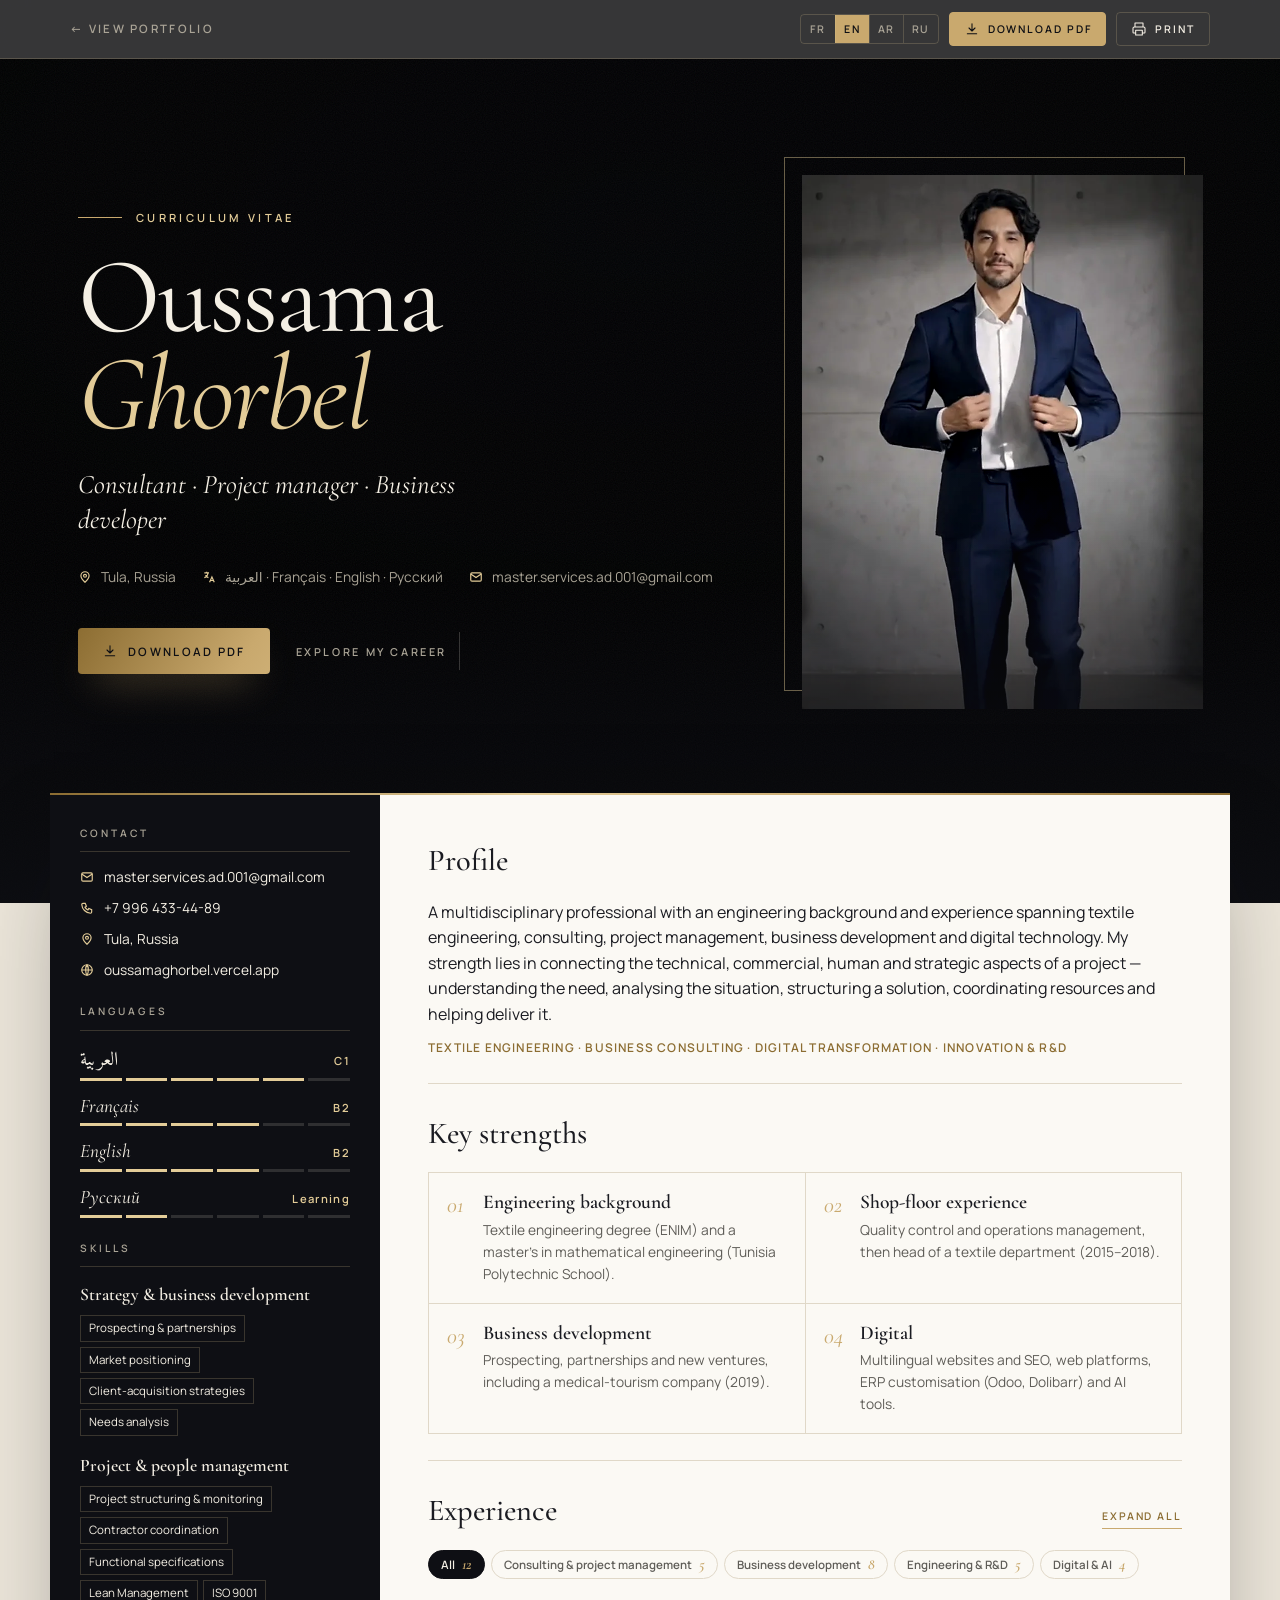
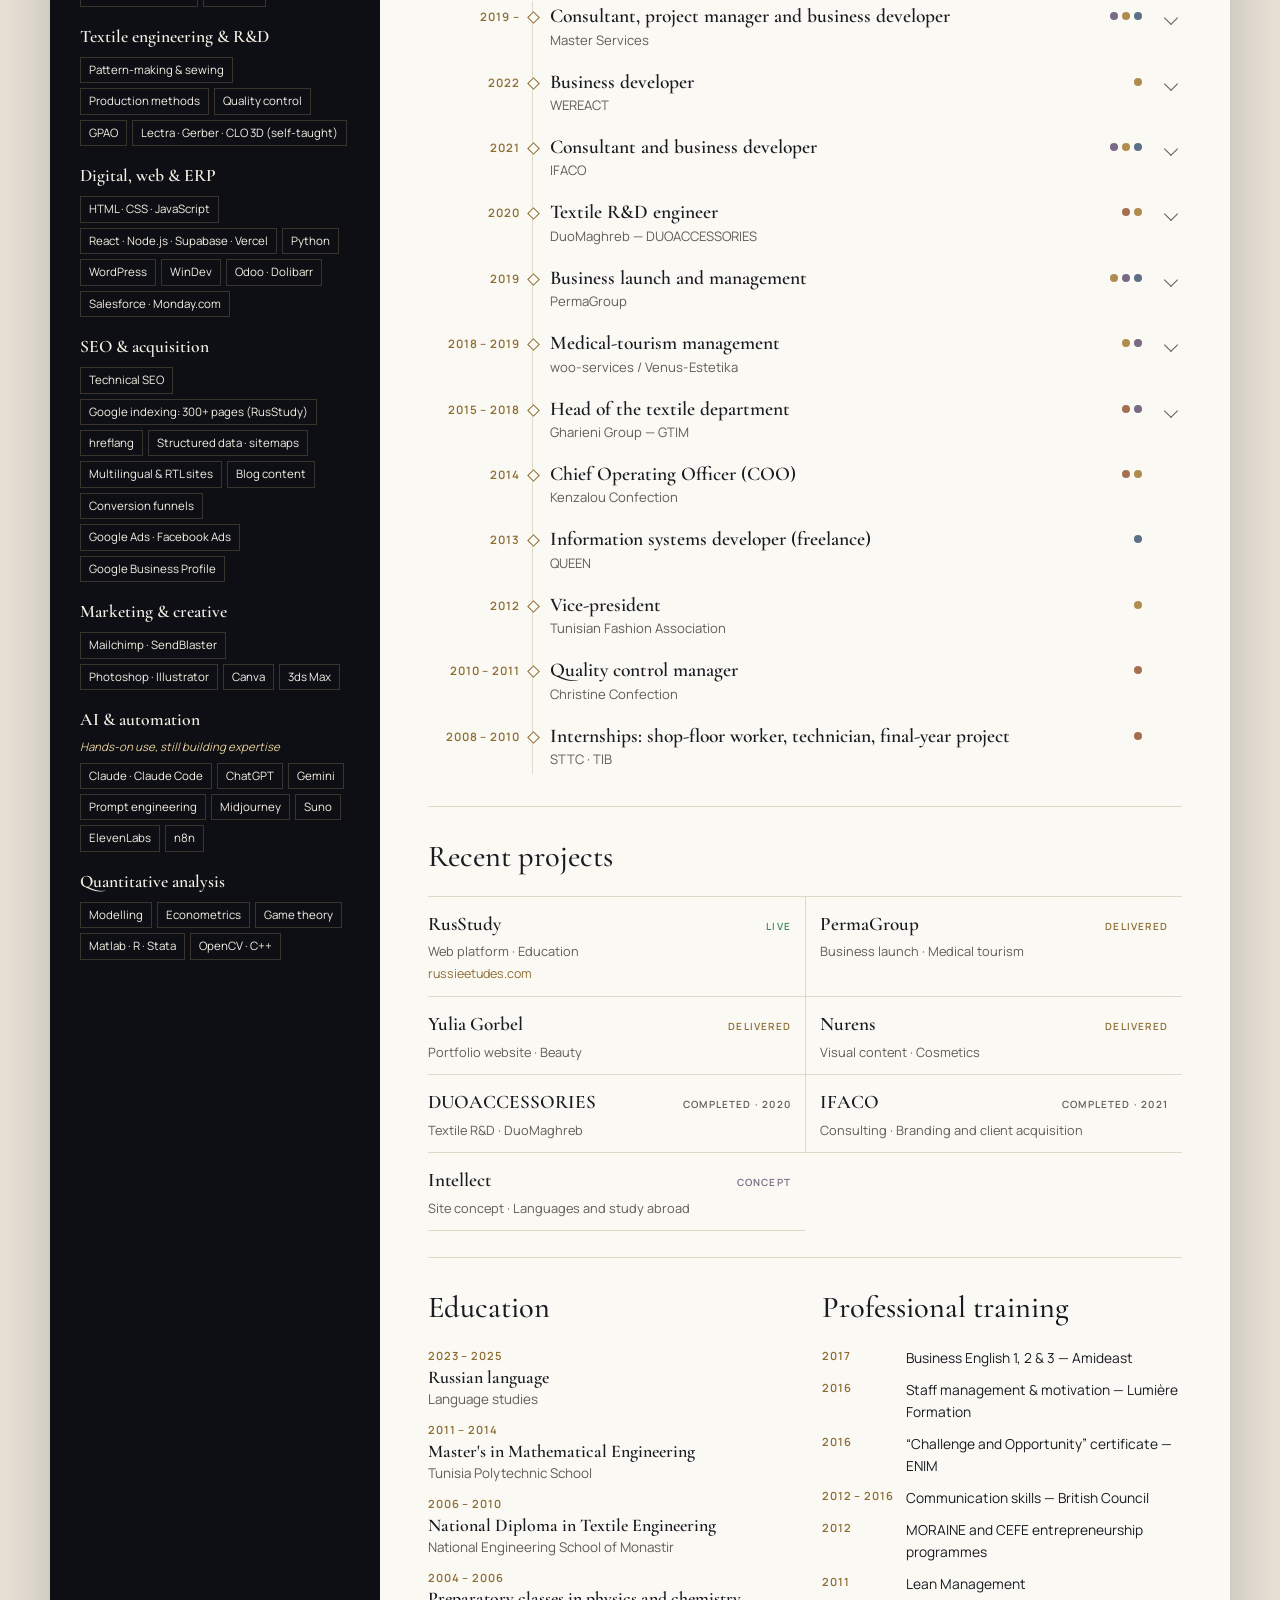
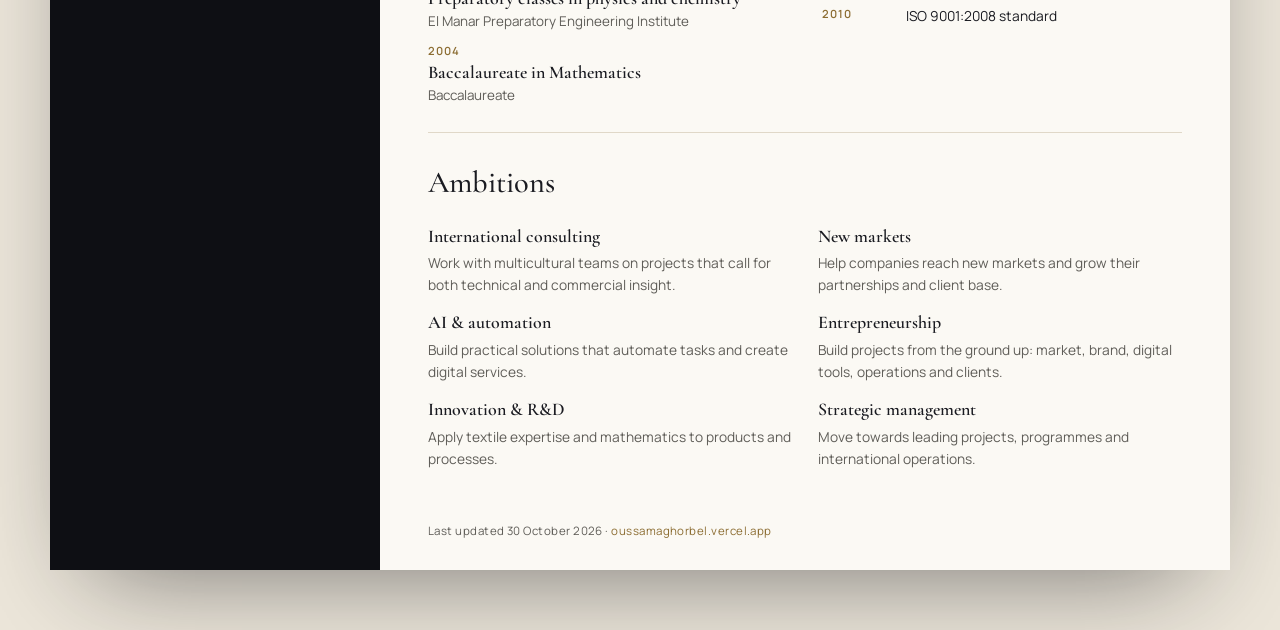
<file: cv/index.html>
<!doctype html>
<html lang="fr" dir="ltr">
<head>
  <meta charset="utf-8">
  <meta name="viewport" content="width=device-width, initial-scale=1">
  <title>CV — Oussama Ghorbel · Consultant, chef de projet, business developer</title>
  <meta name="description" content="CV interactif d'Oussama Ghorbel : ingénieur textile et en mathématiques, consultant, chef de projet et business developer. À télécharger en PDF en français, anglais, arabe et russe.">
  <meta name="robots" content="index, follow">
  <link rel="canonical" href="https://oussamaghorbel.vercel.app/cv/">
  <link rel="alternate" hreflang="fr" href="https://oussamaghorbel.vercel.app/cv/?lang=fr">
  <link rel="alternate" hreflang="en" href="https://oussamaghorbel.vercel.app/cv/?lang=en">
  <link rel="alternate" hreflang="ar" href="https://oussamaghorbel.vercel.app/cv/?lang=ar">
  <link rel="alternate" hreflang="ru" href="https://oussamaghorbel.vercel.app/cv/?lang=ru">
  <link rel="alternate" hreflang="x-default" href="https://oussamaghorbel.vercel.app/cv/">
  <meta property="og:type" content="profile">
  <meta property="og:title" content="CV — Oussama Ghorbel · Consultant, chef de projet, business developer">
  <meta property="og:description" content="CV interactif d'Oussama Ghorbel : ingénieur textile et en mathématiques, consultant, chef de projet et business developer. À télécharger en PDF en français, anglais, arabe et russe.">
  <meta property="og:url" content="https://oussamaghorbel.vercel.app/cv/">
  <meta property="og:image" content="https://oussamaghorbel.vercel.app/assets/img/og-image.jpg">
  <meta property="og:locale" content="fr_FR">
  <meta name="twitter:card" content="summary_large_image">
  <meta name="theme-color" content="#0e0f14">
  <link rel="icon" href="../assets/img/favicon.svg" type="image/svg+xml">
  <link rel="preconnect" href="https://fonts.googleapis.com">
  <link rel="preconnect" href="https://fonts.gstatic.com" crossorigin>
  <link rel="stylesheet" href="https://fonts.googleapis.com/css2?family=Cormorant+Garamond:ital,wght@0,400;0,500;0,600;1,400;1,500&family=Manrope:wght@400;500;600;700&family=Amiri:wght@400;700&family=Noto+Kufi+Arabic:wght@400;600&display=swap">
  <link rel="stylesheet" href="../assets/css/cv.css">
  <script>document.documentElement.classList.add("js");</script>
  <script type="application/ld+json">{"@context":"https://schema.org","@type":"Person","name":"Oussama Ghorbel","jobTitle":"Consultant, Project manager, Business developer","url":"https://oussamaghorbel.vercel.app/","email":"mailto:master.services.ad.001@gmail.com","image":"https://oussamaghorbel.vercel.app/assets/img/og-image.jpg","address":{"@type":"PostalAddress","addressLocality":"Tula","addressCountry":"RU"},"knowsLanguage":["ar","fr","en","ru"],"alumniOf":[{"@type":"CollegeOrUniversity","name":"École Nationale d'Ingénieurs de Monastir"},{"@type":"CollegeOrUniversity","name":"École Polytechnique de Tunisie"}]}</script>
</head>
<!-- Page générée par tools/build-cv.mjs à partir de tools/cv-template.html : modifier le modèle, pas ce fichier. -->
<body data-cv="" data-pdf="Oussama-Ghorbel-CV">
  <div class="progress" aria-hidden="true"><i id="cvProgress"></i></div>

  <header class="bar">
    <div class="bar__inner">
      <a class="bar__back" href="../index.html"><span aria-hidden="true">←</span> <span data-i18n="cv.portfolio">Voir le portfolio</span></a>
      <div class="bar__tools">
        <div class="lang" role="group" aria-label="Langue / Language">
          <button type="button" data-lang="fr" lang="fr">FR</button>
          <button type="button" data-lang="en" lang="en">EN</button>
          <button type="button" data-lang="ar" lang="ar">AR</button>
          <button type="button" data-lang="ru" lang="ru">RU</button>
        </div>
        <div class="dl" id="dl">
          <button type="button" class="bar__dl" id="dlBtn" aria-expanded="false" aria-controls="dlMenu">
            <svg viewBox="0 0 24 24" aria-hidden="true"><path d="M12 4v11m0 0l-4.5-4.5M12 15l4.5-4.5M5 19h14"/></svg>
            <span data-i18n="cv.download">Télécharger le PDF</span>
          </button>
          <div class="dl__menu" id="dlMenu" hidden>
            <p class="dl__label" data-i18n="cv.pdfLang">Langue du document</p>
            <a data-pdf-lang="fr" lang="fr" download>Français <small>PDF</small></a>
            <a data-pdf-lang="en" lang="en" download>English <small>PDF</small></a>
            <a data-pdf-lang="ar" lang="ar" download>العربية <small>PDF</small></a>
            <a data-pdf-lang="ru" lang="ru" download>Русский <small>PDF</small></a>
          </div>
        </div>
        <button type="button" class="bar__print" id="printBtn">
          <svg viewBox="0 0 24 24" aria-hidden="true"><path d="M6 9V3h12v6M6 18H4a1 1 0 01-1-1v-6a2 2 0 012-2h14a2 2 0 012 2v6a1 1 0 01-1 1h-2M7 14h10v7H7z"/></svg>
          <span data-i18n="cv.print">Imprimer</span>
        </button>
      </div>
    </div>
  </header>

  <section class="cover" id="cover">
    <canvas class="cover__gl" data-silk="center" aria-hidden="true"></canvas>
    <div class="cover__grain" aria-hidden="true"></div>
    <div class="cover__inner">
      <div class="cover__text" id="coverText">
        <p class="cover__kicker"><span data-i18n="cv.kicker">Curriculum vitæ</span><span id="cvShort"></span></p>
        <h1 class="cover__name"><span>Oussama</span> <em>Ghorbel</em></h1>
        <p class="cover__title" id="cvCoverTitle"></p>
        <ul class="cover__facts" id="cvFacts"></ul>
        <div class="cover__cta">
          <a class="btn-gold" id="coverDl" href="#" download>
            <svg viewBox="0 0 24 24" aria-hidden="true"><path d="M12 4v11m0 0l-4.5-4.5M12 15l4.5-4.5M5 19h14"/></svg>
            <span data-i18n="cv.download">Télécharger le PDF</span>
          </a>
          <a class="cover__scroll" href="#cv"><span data-i18n="cv.scroll">Découvrir le parcours</span><i aria-hidden="true"></i></a>
        </div>
      </div>
      <figure class="cover__photo" id="coverPhoto">
        <span class="cover__frame" aria-hidden="true"></span>
        <img src="../assets/img/role-leader.webp" alt="Oussama Ghorbel" width="720" height="960" fetchpriority="high">
      </figure>
    </div>
  </section>

  <main class="sheet" id="cv">
    <aside class="side">
      <figure class="side__photo"><img src="../assets/img/cv-photo.jpg" alt="" width="560" height="483"></figure>
      <div class="side__id">
        <img class="side__logo" src="../assets/img/logo.svg" alt="" width="44" height="44">
        <p class="side__name">Oussama<br><em>Ghorbel</em></p>
        <p class="side__title" id="cvTitle"></p>
      </div>

      <section class="side__block reveal">
        <h2 data-i18n="cv.contact">Contact</h2>
        <ul class="side__contact" id="cvContact"></ul>
      </section>

      <section class="side__block reveal">
        <h2 data-i18n="cv.languages">Langues</h2>
        <ul class="side__langs" id="cvLangs"></ul>
      </section>

      <section class="side__block reveal">
        <h2 data-i18n="cv.skills">Compétences</h2>
        <div id="cvSkills"></div>
      </section>
    </aside>

    <div class="main">
      <section class="block reveal">
        <h2 class="block__title" data-i18n="cv.profile">Profil</h2>
        <p class="profile" id="cvSummary"></p>
        <p class="tagline" id="cvTagline"></p>
      </section>

      <section class="block block--hl reveal">
        <h2 class="block__title" id="hlTitle"></h2>
        <ol class="hl" id="cvHighlights"></ol>
      </section>

      <section class="block reveal">
        <div class="block__head">
          <h2 class="block__title" id="xpTitle" data-i18n="cv.experience">Expérience</h2>
          <button type="button" class="link-btn" id="toggleAll" data-i18n="cv.expandAll">Tout déplier</button>
        </div>
        <div class="chips" id="cvFilters" role="toolbar" aria-label="Filtrer par axe"></div>
        <ol class="xp" id="cvExperience"></ol>
        <div class="xp-other" id="xpOther" hidden>
          <h3 class="xp-other__title" data-i18n="cv.other">Autres expériences</h3>
          <ul class="xp-other__list" id="cvOther"></ul>
        </div>
      </section>

      <section class="block reveal">
        <h2 class="block__title" id="pjTitle" data-i18n="cv.projects">Projets récents</h2>
        <ul class="projects" id="cvProjects"></ul>
      </section>

      <section class="block block--split reveal">
        <div>
          <h2 class="block__title" data-i18n="cv.education">Formation</h2>
          <ol class="edu" id="cvEducation"></ol>
        </div>
        <div>
          <h2 class="block__title" data-i18n="cv.training">Formations professionnelles</h2>
          <ul class="train" id="cvTraining"></ul>
        </div>
      </section>

      <section class="block reveal">
        <h2 class="block__title" data-i18n="cv.ambitions">Ambitions</h2>
        <ul class="amb" id="cvAmbitions"></ul>
      </section>

      <footer class="foot"><span data-i18n="cv.updated">Mis à jour le</span> <time id="cvUpdated"></time> · <a id="cvSite" href="https://oussamaghorbel.vercel.app/"></a></footer>
    </div>
  </main>

  <script src="../assets/js/i18n.js" defer></script>
  <script src="../assets/js/content.js" defer></script>
  <script src="../assets/js/gl.js" defer></script>
  <script src="../assets/js/cv.js" defer></script>
</body>
</html>
</file>
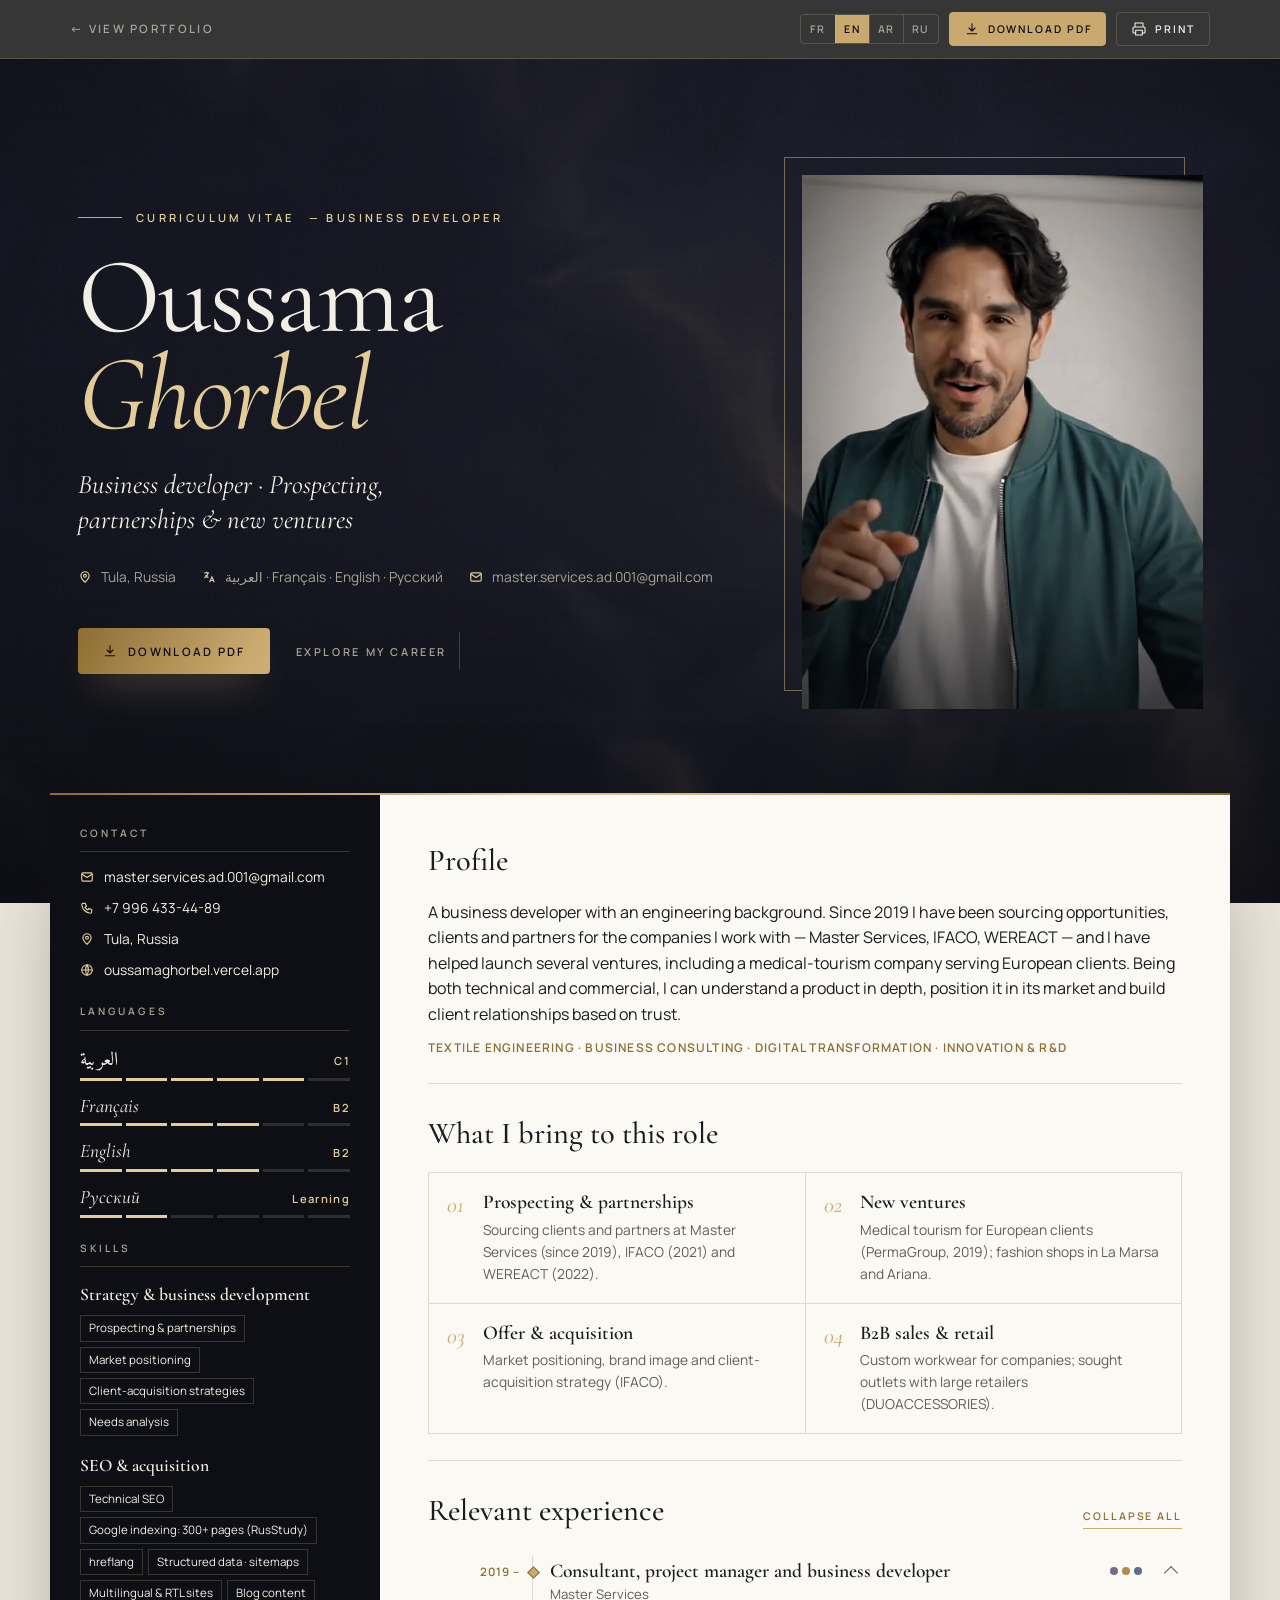
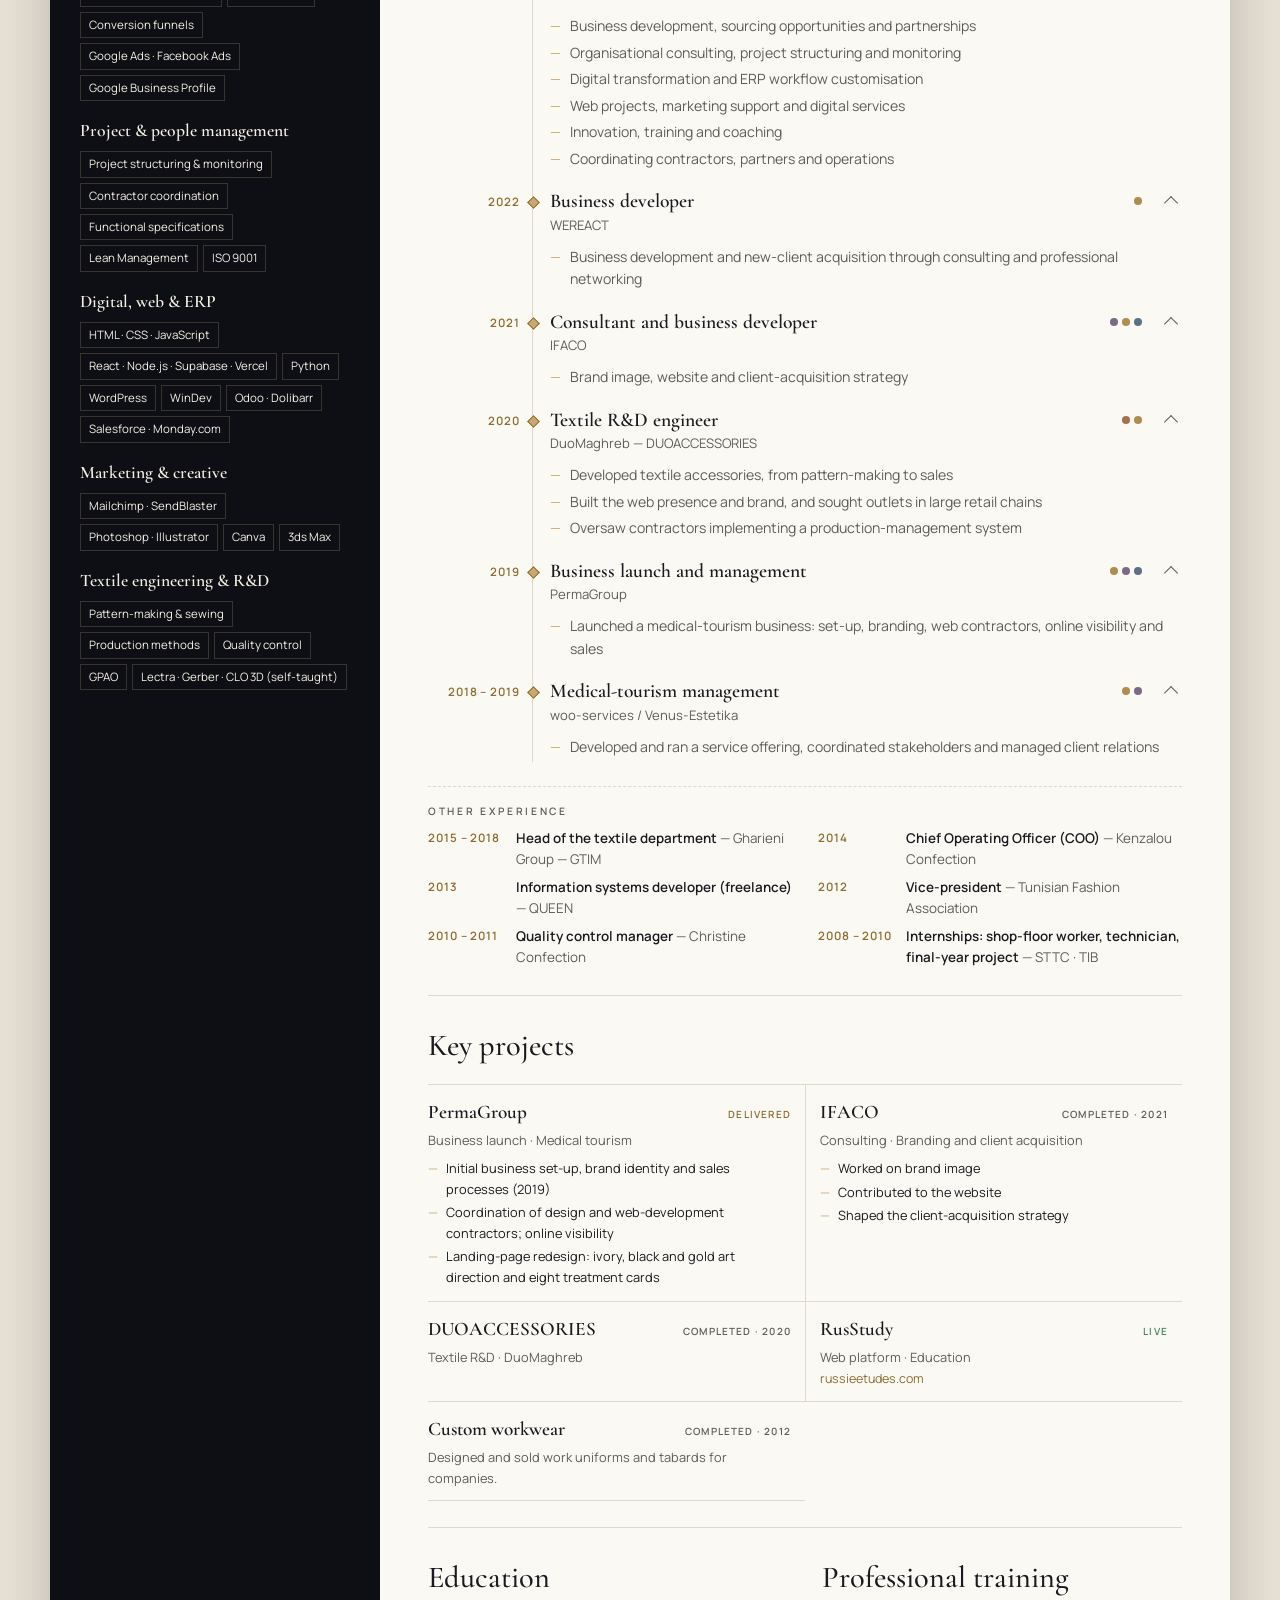
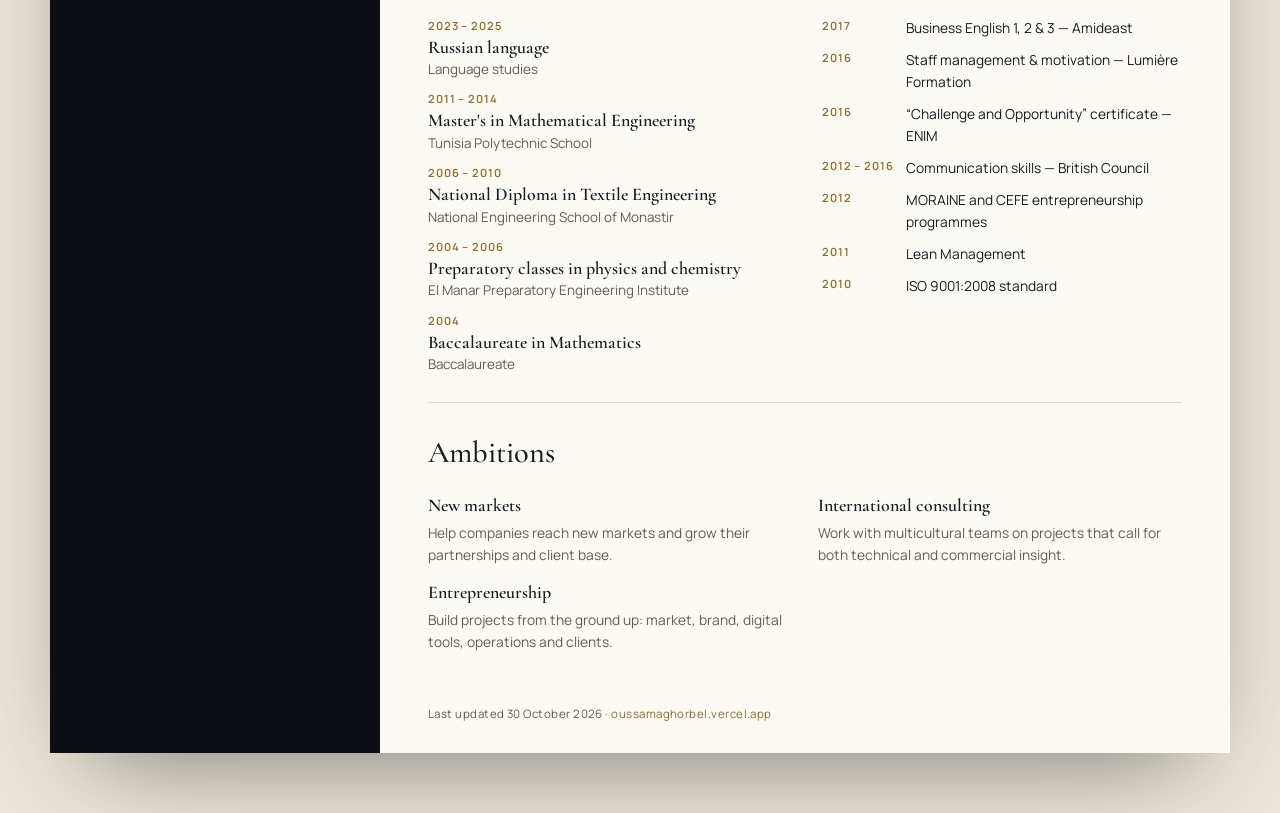
<file: cv/business-developer/index.html>
<!doctype html>
<html lang="fr" dir="ltr">
<head>
  <meta charset="utf-8">
  <meta name="viewport" content="width=device-width, initial-scale=1">
  <title>CV Business developer — Oussama Ghorbel</title>
  <meta name="description" content="CV d'Oussama Ghorbel — Business developer · Prospection, partenariats &amp; lancement d'activités. Interactif, en français, anglais, arabe et russe, à télécharger en PDF.">
  <meta name="robots" content="noindex, follow">
  <link rel="canonical" href="https://oussamaghorbel.vercel.app/cv/business-developer/">
  <link rel="alternate" hreflang="fr" href="https://oussamaghorbel.vercel.app/cv/business-developer/?lang=fr">
  <link rel="alternate" hreflang="en" href="https://oussamaghorbel.vercel.app/cv/business-developer/?lang=en">
  <link rel="alternate" hreflang="ar" href="https://oussamaghorbel.vercel.app/cv/business-developer/?lang=ar">
  <link rel="alternate" hreflang="ru" href="https://oussamaghorbel.vercel.app/cv/business-developer/?lang=ru">
  <link rel="alternate" hreflang="x-default" href="https://oussamaghorbel.vercel.app/cv/business-developer/">
  <meta property="og:type" content="profile">
  <meta property="og:title" content="CV Business developer — Oussama Ghorbel">
  <meta property="og:description" content="CV d'Oussama Ghorbel — Business developer · Prospection, partenariats &amp; lancement d'activités. Interactif, en français, anglais, arabe et russe, à télécharger en PDF.">
  <meta property="og:url" content="https://oussamaghorbel.vercel.app/cv/business-developer/">
  <meta property="og:image" content="https://oussamaghorbel.vercel.app/assets/img/og-image.jpg">
  <meta property="og:locale" content="fr_FR">
  <meta name="twitter:card" content="summary_large_image">
  <meta name="theme-color" content="#0e0f14">
  <link rel="icon" href="../../assets/img/favicon.svg" type="image/svg+xml">
  <link rel="preconnect" href="https://fonts.googleapis.com">
  <link rel="preconnect" href="https://fonts.gstatic.com" crossorigin>
  <link rel="stylesheet" href="https://fonts.googleapis.com/css2?family=Cormorant+Garamond:ital,wght@0,400;0,500;0,600;1,400;1,500&family=Manrope:wght@400;500;600;700&family=Amiri:wght@400;700&family=Noto+Kufi+Arabic:wght@400;600&display=swap">
  <link rel="stylesheet" href="../../assets/css/cv.css">
  <script>document.documentElement.classList.add("js");</script>
  <script type="application/ld+json">{"@context":"https://schema.org","@type":"Person","name":"Oussama Ghorbel","jobTitle":"Business developer","url":"https://oussamaghorbel.vercel.app/","email":"mailto:master.services.ad.001@gmail.com","image":"https://oussamaghorbel.vercel.app/assets/img/og-image.jpg","address":{"@type":"PostalAddress","addressLocality":"Tula","addressCountry":"RU"},"knowsLanguage":["ar","fr","en","ru"],"alumniOf":[{"@type":"CollegeOrUniversity","name":"École Nationale d'Ingénieurs de Monastir"},{"@type":"CollegeOrUniversity","name":"École Polytechnique de Tunisie"}]}</script>
</head>
<!-- Page générée par tools/build-cv.mjs à partir de tools/cv-template.html : modifier le modèle, pas ce fichier. -->
<body data-cv="business-developer" data-pdf="Oussama-Ghorbel-CV-Business-Developer">
  <div class="progress" aria-hidden="true"><i id="cvProgress"></i></div>

  <header class="bar">
    <div class="bar__inner">
      <a class="bar__back" href="../../index.html"><span aria-hidden="true">←</span> <span data-i18n="cv.portfolio">Voir le portfolio</span></a>
      <div class="bar__tools">
        <div class="lang" role="group" aria-label="Langue / Language">
          <button type="button" data-lang="fr" lang="fr">FR</button>
          <button type="button" data-lang="en" lang="en">EN</button>
          <button type="button" data-lang="ar" lang="ar">AR</button>
          <button type="button" data-lang="ru" lang="ru">RU</button>
        </div>
        <div class="dl" id="dl">
          <button type="button" class="bar__dl" id="dlBtn" aria-expanded="false" aria-controls="dlMenu">
            <svg viewBox="0 0 24 24" aria-hidden="true"><path d="M12 4v11m0 0l-4.5-4.5M12 15l4.5-4.5M5 19h14"/></svg>
            <span data-i18n="cv.download">Télécharger le PDF</span>
          </button>
          <div class="dl__menu" id="dlMenu" hidden>
            <p class="dl__label" data-i18n="cv.pdfLang">Langue du document</p>
            <a data-pdf-lang="fr" lang="fr" download>Français <small>PDF</small></a>
            <a data-pdf-lang="en" lang="en" download>English <small>PDF</small></a>
            <a data-pdf-lang="ar" lang="ar" download>العربية <small>PDF</small></a>
            <a data-pdf-lang="ru" lang="ru" download>Русский <small>PDF</small></a>
          </div>
        </div>
        <button type="button" class="bar__print" id="printBtn">
          <svg viewBox="0 0 24 24" aria-hidden="true"><path d="M6 9V3h12v6M6 18H4a1 1 0 01-1-1v-6a2 2 0 012-2h14a2 2 0 012 2v6a1 1 0 01-1 1h-2M7 14h10v7H7z"/></svg>
          <span data-i18n="cv.print">Imprimer</span>
        </button>
      </div>
    </div>
  </header>

  <section class="cover" id="cover">
    <canvas class="cover__gl" data-silk="center" aria-hidden="true"></canvas>
    <div class="cover__grain" aria-hidden="true"></div>
    <div class="cover__inner">
      <div class="cover__text" id="coverText">
        <p class="cover__kicker"><span data-i18n="cv.kicker">Curriculum vitæ</span><span id="cvShort"></span></p>
        <h1 class="cover__name"><span>Oussama</span> <em>Ghorbel</em></h1>
        <p class="cover__title" id="cvCoverTitle"></p>
        <ul class="cover__facts" id="cvFacts"></ul>
        <div class="cover__cta">
          <a class="btn-gold" id="coverDl" href="#" download>
            <svg viewBox="0 0 24 24" aria-hidden="true"><path d="M12 4v11m0 0l-4.5-4.5M12 15l4.5-4.5M5 19h14"/></svg>
            <span data-i18n="cv.download">Télécharger le PDF</span>
          </a>
          <a class="cover__scroll" href="#cv"><span data-i18n="cv.scroll">Découvrir le parcours</span><i aria-hidden="true"></i></a>
        </div>
      </div>
      <figure class="cover__photo" id="coverPhoto">
        <span class="cover__frame" aria-hidden="true"></span>
        <img src="../../assets/img/role-engineer.webp" alt="Oussama Ghorbel" width="720" height="960" fetchpriority="high">
      </figure>
    </div>
  </section>

  <main class="sheet" id="cv">
    <aside class="side">
      <figure class="side__photo"><img src="../../assets/img/cv-photo.jpg" alt="" width="560" height="483"></figure>
      <div class="side__id">
        <img class="side__logo" src="../../assets/img/logo.svg" alt="" width="44" height="44">
        <p class="side__name">Oussama<br><em>Ghorbel</em></p>
        <p class="side__title" id="cvTitle"></p>
      </div>

      <section class="side__block reveal">
        <h2 data-i18n="cv.contact">Contact</h2>
        <ul class="side__contact" id="cvContact"></ul>
      </section>

      <section class="side__block reveal">
        <h2 data-i18n="cv.languages">Langues</h2>
        <ul class="side__langs" id="cvLangs"></ul>
      </section>

      <section class="side__block reveal">
        <h2 data-i18n="cv.skills">Compétences</h2>
        <div id="cvSkills"></div>
      </section>
    </aside>

    <div class="main">
      <section class="block reveal">
        <h2 class="block__title" data-i18n="cv.profile">Profil</h2>
        <p class="profile" id="cvSummary"></p>
        <p class="tagline" id="cvTagline"></p>
      </section>

      <section class="block block--hl reveal">
        <h2 class="block__title" id="hlTitle"></h2>
        <ol class="hl" id="cvHighlights"></ol>
      </section>

      <section class="block reveal">
        <div class="block__head">
          <h2 class="block__title" id="xpTitle" data-i18n="cv.experience">Expérience</h2>
          <button type="button" class="link-btn" id="toggleAll" data-i18n="cv.expandAll">Tout déplier</button>
        </div>
        <div class="chips" id="cvFilters" role="toolbar" aria-label="Filtrer par axe"></div>
        <ol class="xp" id="cvExperience"></ol>
        <div class="xp-other" id="xpOther" hidden>
          <h3 class="xp-other__title" data-i18n="cv.other">Autres expériences</h3>
          <ul class="xp-other__list" id="cvOther"></ul>
        </div>
      </section>

      <section class="block reveal">
        <h2 class="block__title" id="pjTitle" data-i18n="cv.projects">Projets récents</h2>
        <ul class="projects" id="cvProjects"></ul>
      </section>

      <section class="block block--split reveal">
        <div>
          <h2 class="block__title" data-i18n="cv.education">Formation</h2>
          <ol class="edu" id="cvEducation"></ol>
        </div>
        <div>
          <h2 class="block__title" data-i18n="cv.training">Formations professionnelles</h2>
          <ul class="train" id="cvTraining"></ul>
        </div>
      </section>

      <section class="block reveal">
        <h2 class="block__title" data-i18n="cv.ambitions">Ambitions</h2>
        <ul class="amb" id="cvAmbitions"></ul>
      </section>

      <footer class="foot"><span data-i18n="cv.updated">Mis à jour le</span> <time id="cvUpdated"></time> · <a id="cvSite" href="https://oussamaghorbel.vercel.app/"></a></footer>
    </div>
  </main>

  <script src="../../assets/js/i18n.js" defer></script>
  <script src="../../assets/js/content.js" defer></script>
  <script src="../../assets/js/gl.js" defer></script>
  <script src="../../assets/js/cv.js" defer></script>
</body>
</html>
</file>
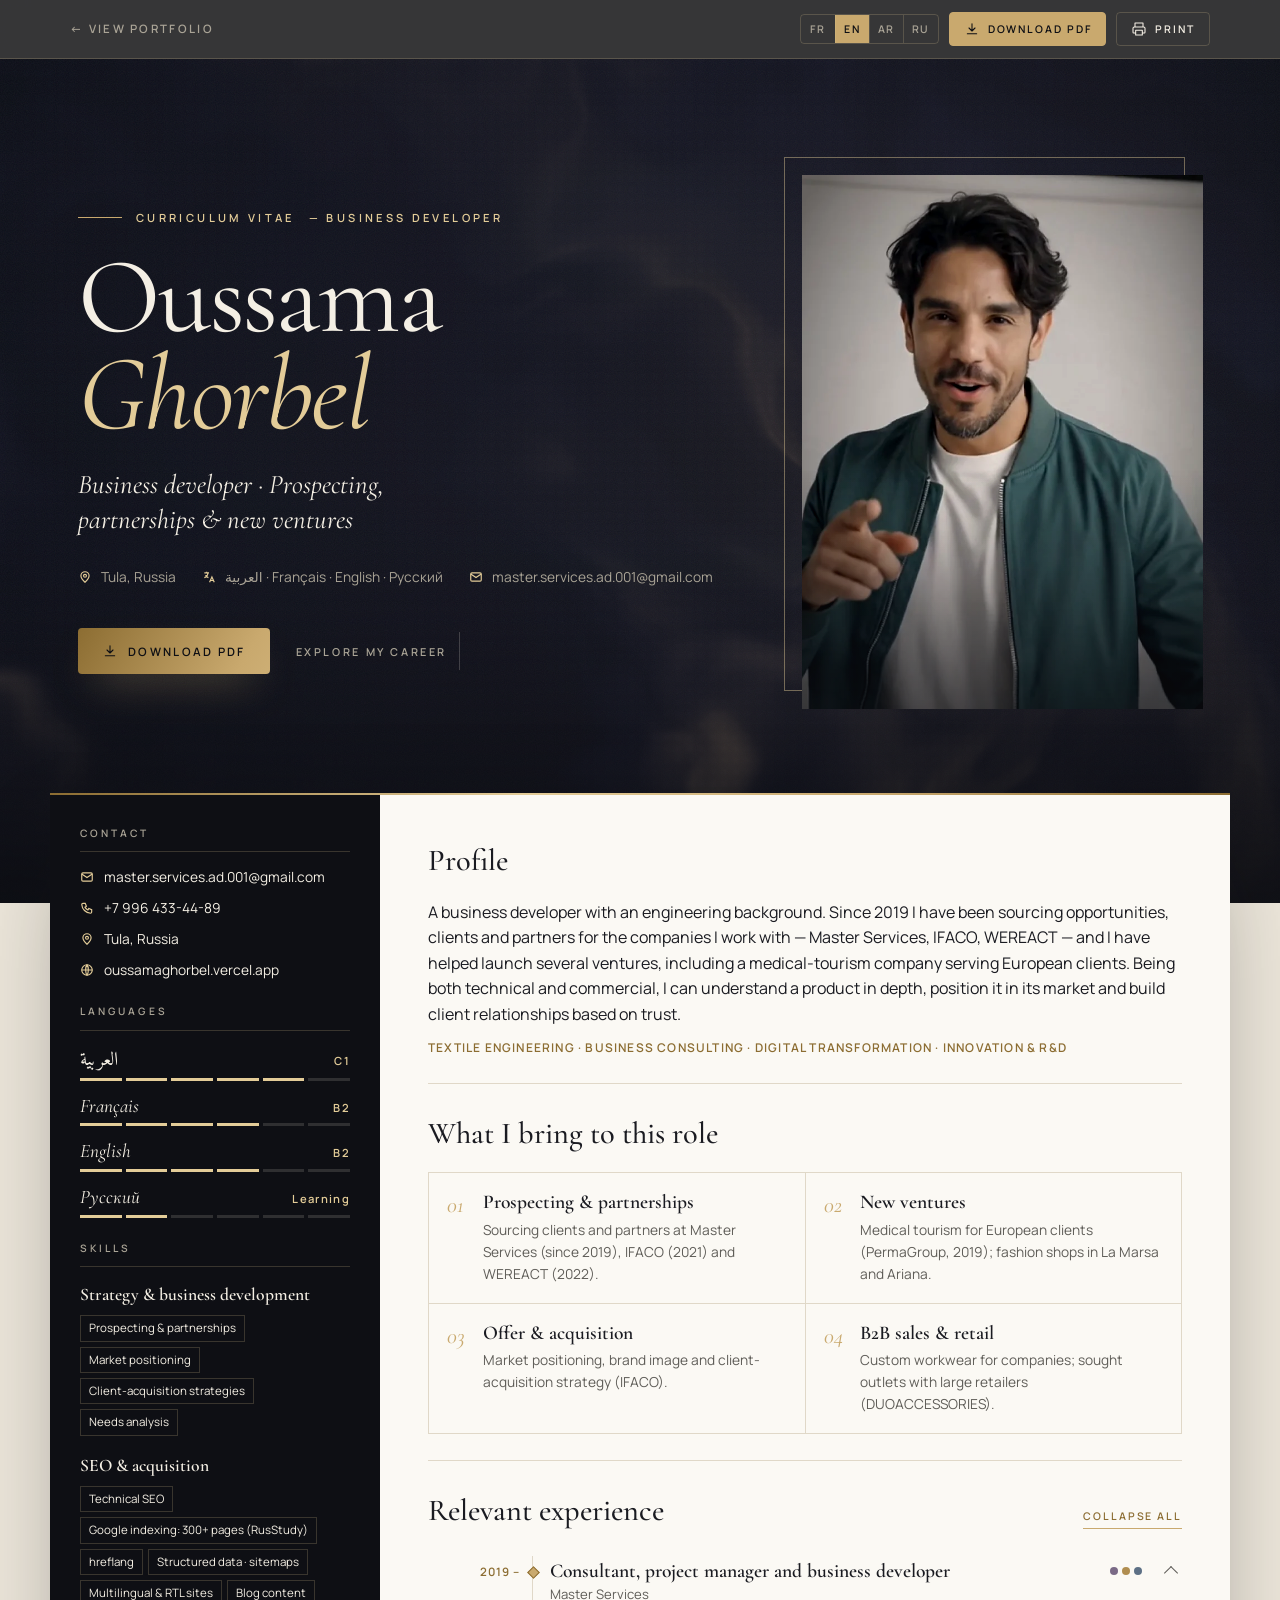
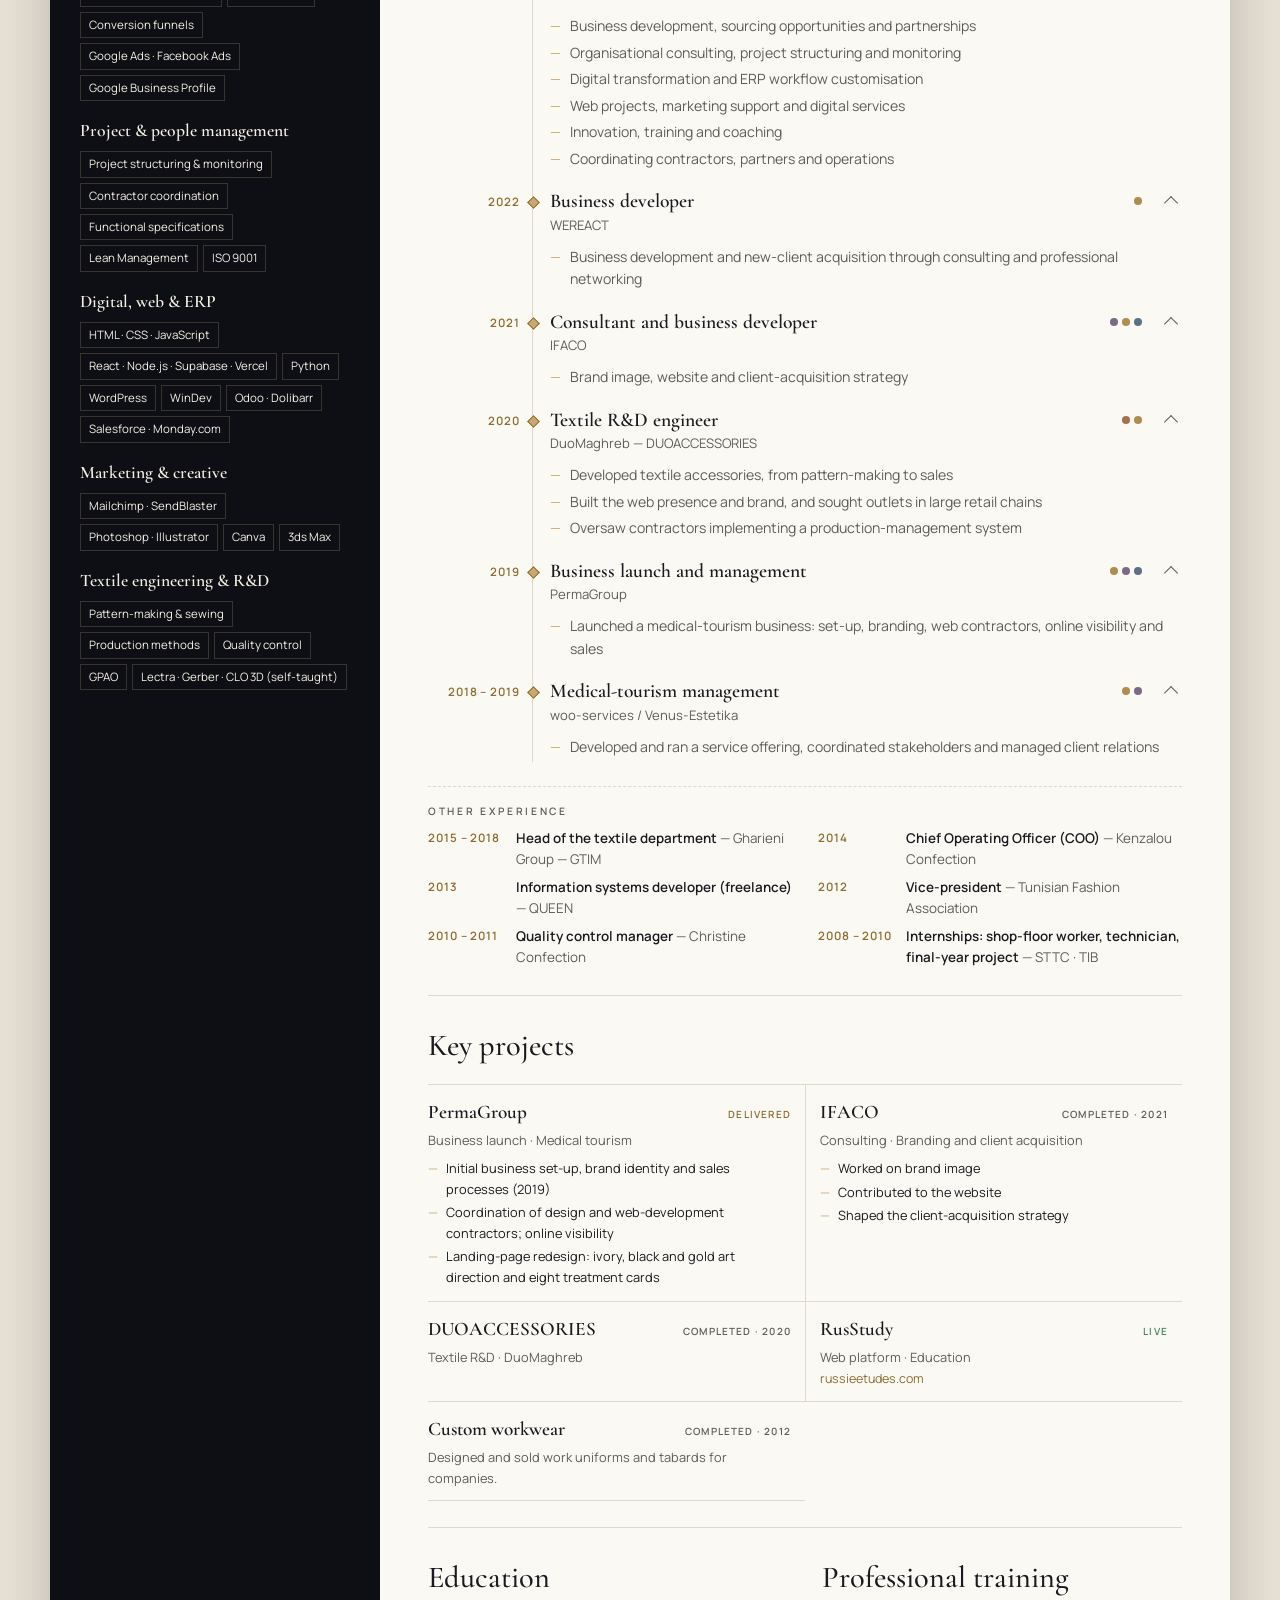
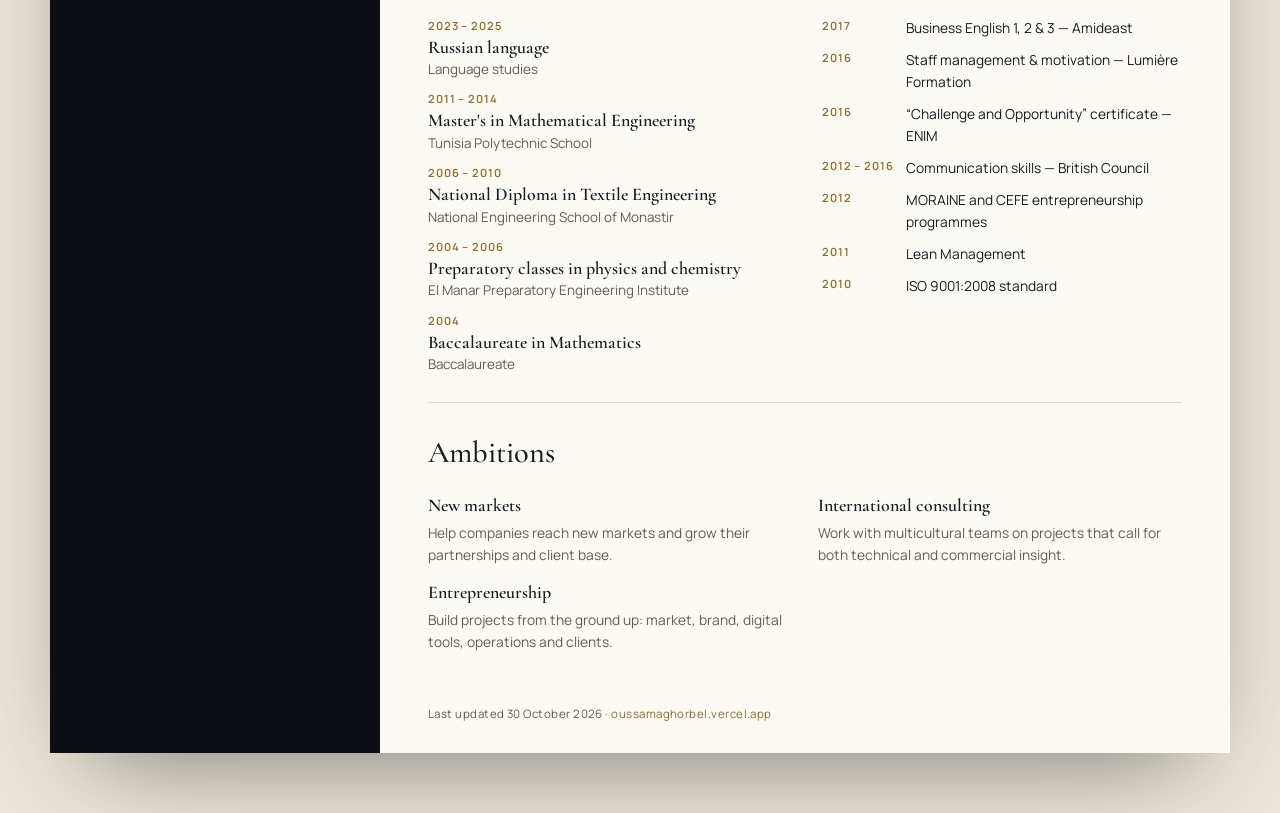
<file: cv/business-developper/index.html>
<!doctype html>
<html lang="fr">
<head>
  <meta charset="utf-8">
  <title>CV — Oussama Ghorbel</title>
  <meta name="robots" content="noindex">
  <link rel="canonical" href="https://oussamaghorbel.vercel.app/cv/business-developer/">
  <meta http-equiv="refresh" content="0; url=../business-developer/">
  <script>location.replace("../business-developer/" + location.search + location.hash);</script>
</head>
<body><p><a href="../business-developer/">CV — Oussama Ghorbel</a></p></body>
</html>
</file>
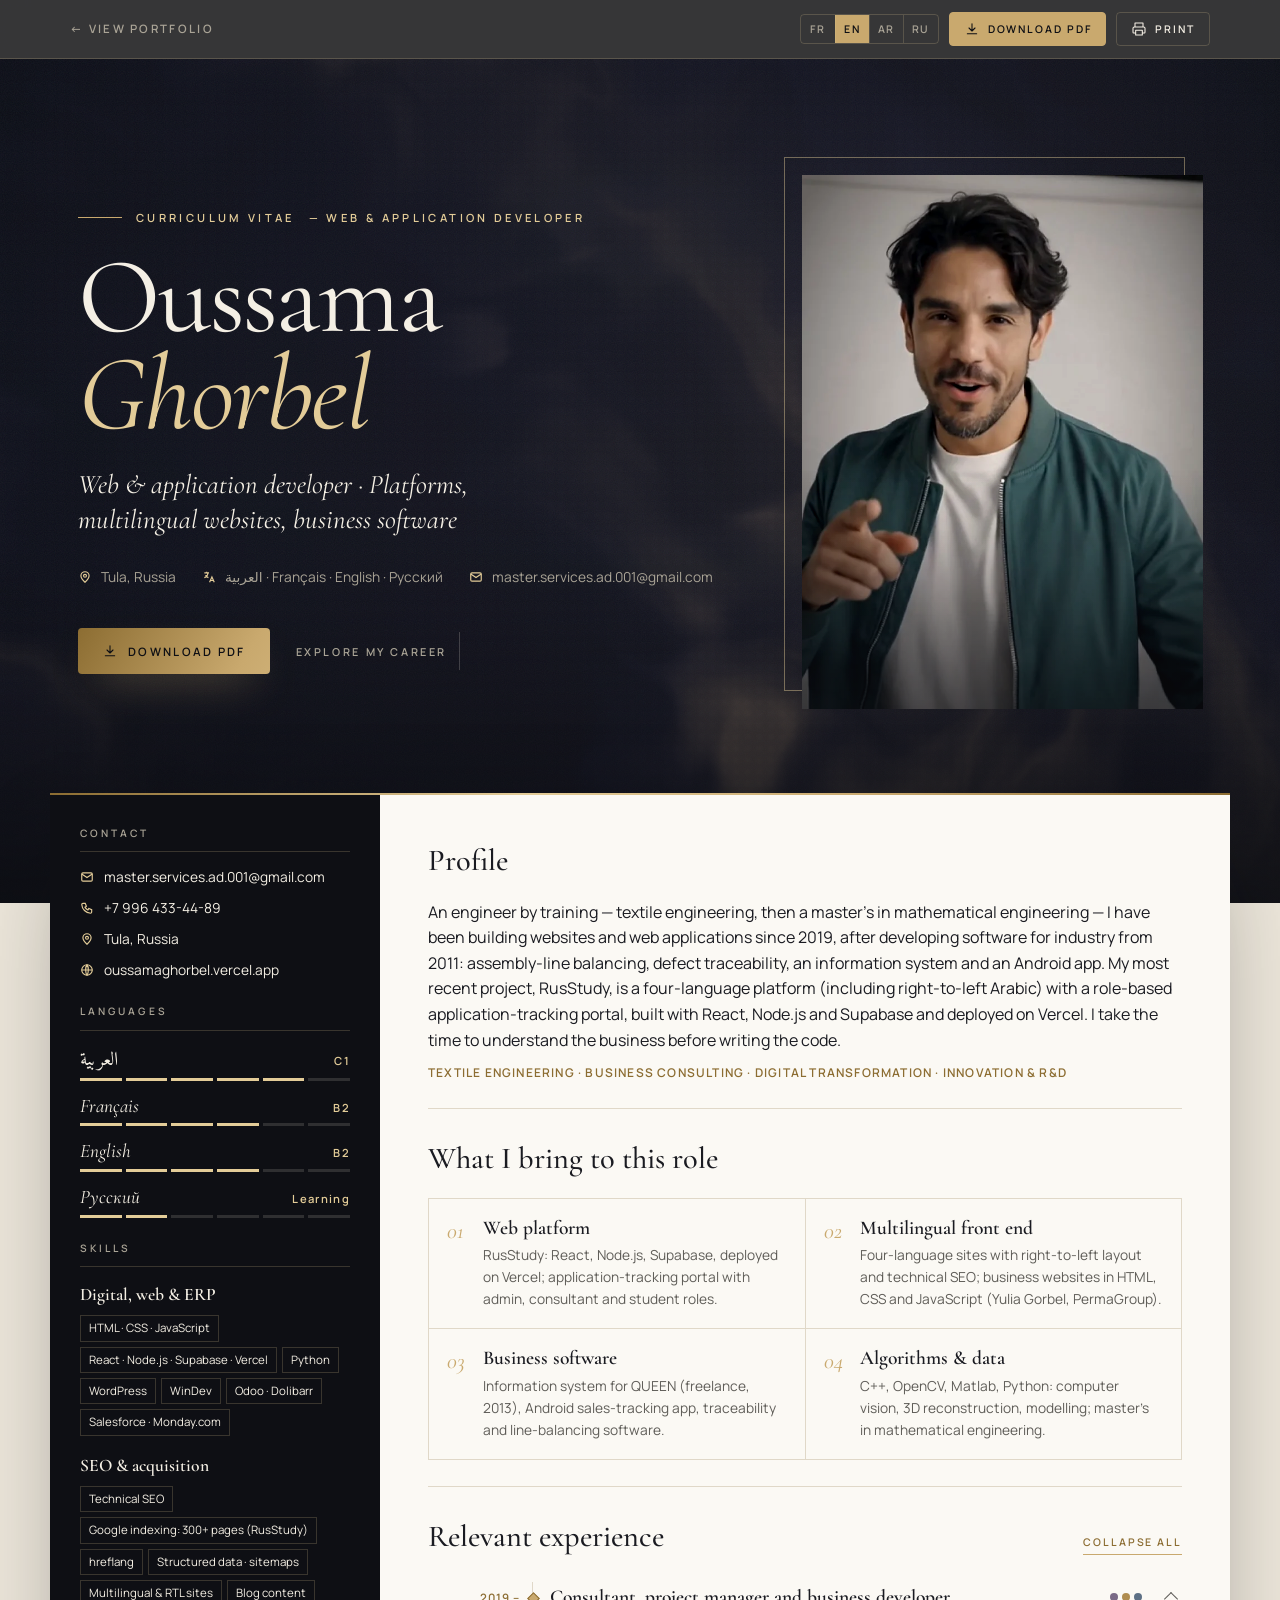
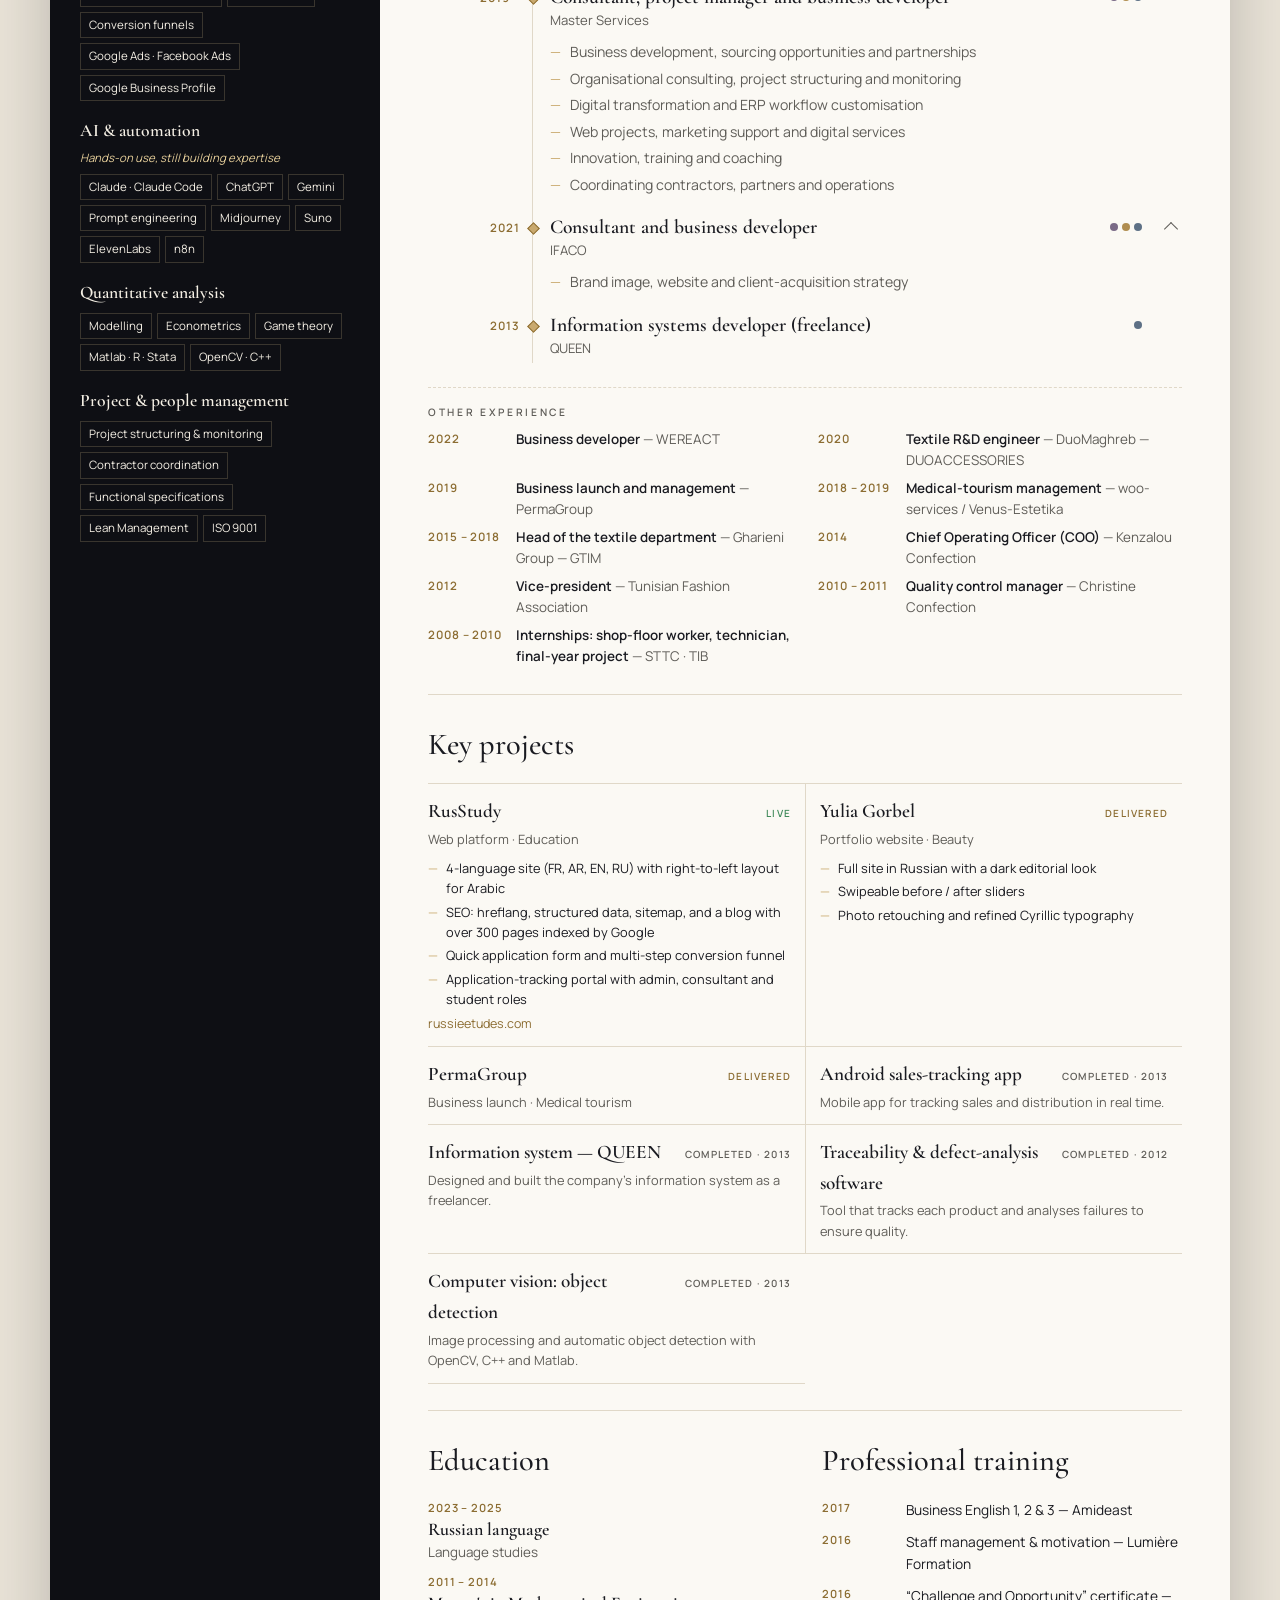
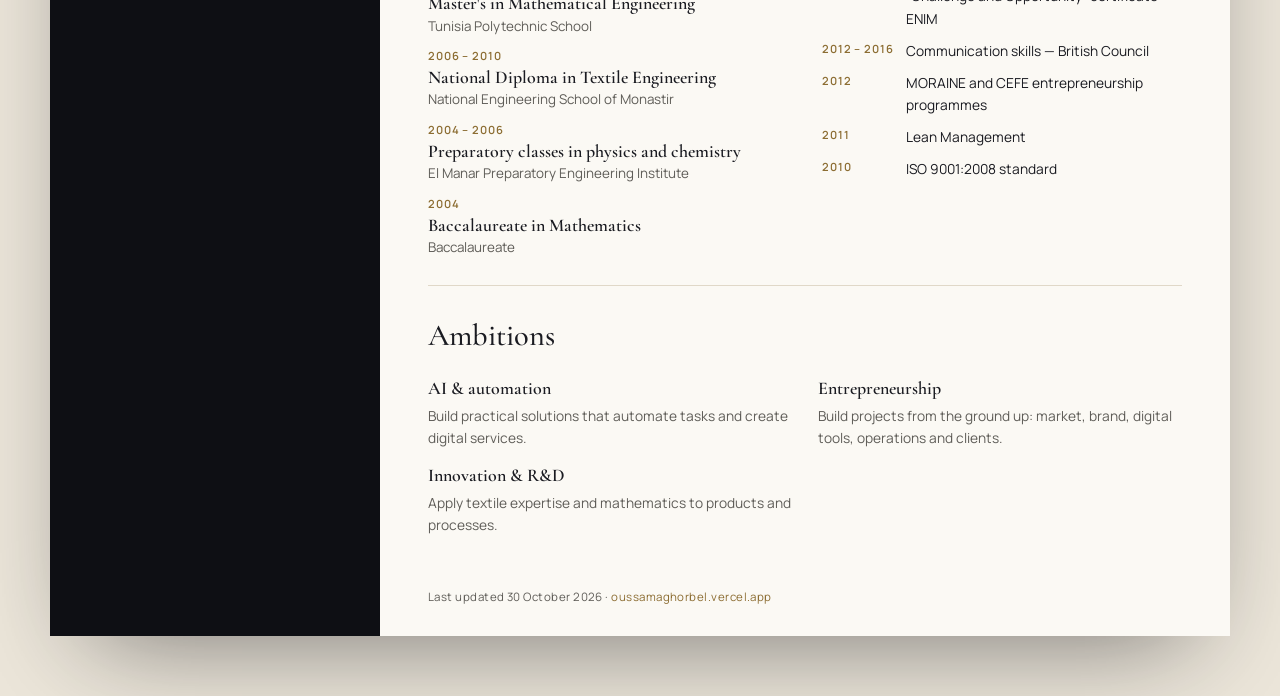
<file: cv/developer/index.html>
<!doctype html>
<html lang="fr" dir="ltr">
<head>
  <meta charset="utf-8">
  <meta name="viewport" content="width=device-width, initial-scale=1">
  <title>CV Développeur web &amp; applications — Oussama Ghorbel</title>
  <meta name="description" content="CV d'Oussama Ghorbel — Développeur web &amp; applications · Plateformes, sites multilingues, logiciels métier. Interactif, en français, anglais, arabe et russe, à télécharger en PDF.">
  <meta name="robots" content="noindex, follow">
  <link rel="canonical" href="https://oussamaghorbel.vercel.app/cv/developer/">
  <link rel="alternate" hreflang="fr" href="https://oussamaghorbel.vercel.app/cv/developer/?lang=fr">
  <link rel="alternate" hreflang="en" href="https://oussamaghorbel.vercel.app/cv/developer/?lang=en">
  <link rel="alternate" hreflang="ar" href="https://oussamaghorbel.vercel.app/cv/developer/?lang=ar">
  <link rel="alternate" hreflang="ru" href="https://oussamaghorbel.vercel.app/cv/developer/?lang=ru">
  <link rel="alternate" hreflang="x-default" href="https://oussamaghorbel.vercel.app/cv/developer/">
  <meta property="og:type" content="profile">
  <meta property="og:title" content="CV Développeur web &amp; applications — Oussama Ghorbel">
  <meta property="og:description" content="CV d'Oussama Ghorbel — Développeur web &amp; applications · Plateformes, sites multilingues, logiciels métier. Interactif, en français, anglais, arabe et russe, à télécharger en PDF.">
  <meta property="og:url" content="https://oussamaghorbel.vercel.app/cv/developer/">
  <meta property="og:image" content="https://oussamaghorbel.vercel.app/assets/img/og-image.jpg">
  <meta property="og:locale" content="fr_FR">
  <meta name="twitter:card" content="summary_large_image">
  <meta name="theme-color" content="#0e0f14">
  <link rel="icon" href="../../assets/img/favicon.svg" type="image/svg+xml">
  <link rel="preconnect" href="https://fonts.googleapis.com">
  <link rel="preconnect" href="https://fonts.gstatic.com" crossorigin>
  <link rel="stylesheet" href="https://fonts.googleapis.com/css2?family=Cormorant+Garamond:ital,wght@0,400;0,500;0,600;1,400;1,500&family=Manrope:wght@400;500;600;700&family=Amiri:wght@400;700&family=Noto+Kufi+Arabic:wght@400;600&display=swap">
  <link rel="stylesheet" href="../../assets/css/cv.css">
  <script>document.documentElement.classList.add("js");</script>
  <script type="application/ld+json">{"@context":"https://schema.org","@type":"Person","name":"Oussama Ghorbel","jobTitle":"Web & application developer","url":"https://oussamaghorbel.vercel.app/","email":"mailto:master.services.ad.001@gmail.com","image":"https://oussamaghorbel.vercel.app/assets/img/og-image.jpg","address":{"@type":"PostalAddress","addressLocality":"Tula","addressCountry":"RU"},"knowsLanguage":["ar","fr","en","ru"],"alumniOf":[{"@type":"CollegeOrUniversity","name":"École Nationale d'Ingénieurs de Monastir"},{"@type":"CollegeOrUniversity","name":"École Polytechnique de Tunisie"}]}</script>
</head>
<!-- Page générée par tools/build-cv.mjs à partir de tools/cv-template.html : modifier le modèle, pas ce fichier. -->
<body data-cv="developer" data-pdf="Oussama-Ghorbel-CV-Developer">
  <div class="progress" aria-hidden="true"><i id="cvProgress"></i></div>

  <header class="bar">
    <div class="bar__inner">
      <a class="bar__back" href="../../index.html"><span aria-hidden="true">←</span> <span data-i18n="cv.portfolio">Voir le portfolio</span></a>
      <div class="bar__tools">
        <div class="lang" role="group" aria-label="Langue / Language">
          <button type="button" data-lang="fr" lang="fr">FR</button>
          <button type="button" data-lang="en" lang="en">EN</button>
          <button type="button" data-lang="ar" lang="ar">AR</button>
          <button type="button" data-lang="ru" lang="ru">RU</button>
        </div>
        <div class="dl" id="dl">
          <button type="button" class="bar__dl" id="dlBtn" aria-expanded="false" aria-controls="dlMenu">
            <svg viewBox="0 0 24 24" aria-hidden="true"><path d="M12 4v11m0 0l-4.5-4.5M12 15l4.5-4.5M5 19h14"/></svg>
            <span data-i18n="cv.download">Télécharger le PDF</span>
          </button>
          <div class="dl__menu" id="dlMenu" hidden>
            <p class="dl__label" data-i18n="cv.pdfLang">Langue du document</p>
            <a data-pdf-lang="fr" lang="fr" download>Français <small>PDF</small></a>
            <a data-pdf-lang="en" lang="en" download>English <small>PDF</small></a>
            <a data-pdf-lang="ar" lang="ar" download>العربية <small>PDF</small></a>
            <a data-pdf-lang="ru" lang="ru" download>Русский <small>PDF</small></a>
          </div>
        </div>
        <button type="button" class="bar__print" id="printBtn">
          <svg viewBox="0 0 24 24" aria-hidden="true"><path d="M6 9V3h12v6M6 18H4a1 1 0 01-1-1v-6a2 2 0 012-2h14a2 2 0 012 2v6a1 1 0 01-1 1h-2M7 14h10v7H7z"/></svg>
          <span data-i18n="cv.print">Imprimer</span>
        </button>
      </div>
    </div>
  </header>

  <section class="cover" id="cover">
    <canvas class="cover__gl" data-silk="center" aria-hidden="true"></canvas>
    <div class="cover__grain" aria-hidden="true"></div>
    <div class="cover__inner">
      <div class="cover__text" id="coverText">
        <p class="cover__kicker"><span data-i18n="cv.kicker">Curriculum vitæ</span><span id="cvShort"></span></p>
        <h1 class="cover__name"><span>Oussama</span> <em>Ghorbel</em></h1>
        <p class="cover__title" id="cvCoverTitle"></p>
        <ul class="cover__facts" id="cvFacts"></ul>
        <div class="cover__cta">
          <a class="btn-gold" id="coverDl" href="#" download>
            <svg viewBox="0 0 24 24" aria-hidden="true"><path d="M12 4v11m0 0l-4.5-4.5M12 15l4.5-4.5M5 19h14"/></svg>
            <span data-i18n="cv.download">Télécharger le PDF</span>
          </a>
          <a class="cover__scroll" href="#cv"><span data-i18n="cv.scroll">Découvrir le parcours</span><i aria-hidden="true"></i></a>
        </div>
      </div>
      <figure class="cover__photo" id="coverPhoto">
        <span class="cover__frame" aria-hidden="true"></span>
        <img src="../../assets/img/role-engineer.webp" alt="Oussama Ghorbel" width="720" height="960" fetchpriority="high">
      </figure>
    </div>
  </section>

  <main class="sheet" id="cv">
    <aside class="side">
      <figure class="side__photo"><img src="../../assets/img/cv-photo.jpg" alt="" width="560" height="483"></figure>
      <div class="side__id">
        <img class="side__logo" src="../../assets/img/logo.svg" alt="" width="44" height="44">
        <p class="side__name">Oussama<br><em>Ghorbel</em></p>
        <p class="side__title" id="cvTitle"></p>
      </div>

      <section class="side__block reveal">
        <h2 data-i18n="cv.contact">Contact</h2>
        <ul class="side__contact" id="cvContact"></ul>
      </section>

      <section class="side__block reveal">
        <h2 data-i18n="cv.languages">Langues</h2>
        <ul class="side__langs" id="cvLangs"></ul>
      </section>

      <section class="side__block reveal">
        <h2 data-i18n="cv.skills">Compétences</h2>
        <div id="cvSkills"></div>
      </section>
    </aside>

    <div class="main">
      <section class="block reveal">
        <h2 class="block__title" data-i18n="cv.profile">Profil</h2>
        <p class="profile" id="cvSummary"></p>
        <p class="tagline" id="cvTagline"></p>
      </section>

      <section class="block block--hl reveal">
        <h2 class="block__title" id="hlTitle"></h2>
        <ol class="hl" id="cvHighlights"></ol>
      </section>

      <section class="block reveal">
        <div class="block__head">
          <h2 class="block__title" id="xpTitle" data-i18n="cv.experience">Expérience</h2>
          <button type="button" class="link-btn" id="toggleAll" data-i18n="cv.expandAll">Tout déplier</button>
        </div>
        <div class="chips" id="cvFilters" role="toolbar" aria-label="Filtrer par axe"></div>
        <ol class="xp" id="cvExperience"></ol>
        <div class="xp-other" id="xpOther" hidden>
          <h3 class="xp-other__title" data-i18n="cv.other">Autres expériences</h3>
          <ul class="xp-other__list" id="cvOther"></ul>
        </div>
      </section>

      <section class="block reveal">
        <h2 class="block__title" id="pjTitle" data-i18n="cv.projects">Projets récents</h2>
        <ul class="projects" id="cvProjects"></ul>
      </section>

      <section class="block block--split reveal">
        <div>
          <h2 class="block__title" data-i18n="cv.education">Formation</h2>
          <ol class="edu" id="cvEducation"></ol>
        </div>
        <div>
          <h2 class="block__title" data-i18n="cv.training">Formations professionnelles</h2>
          <ul class="train" id="cvTraining"></ul>
        </div>
      </section>

      <section class="block reveal">
        <h2 class="block__title" data-i18n="cv.ambitions">Ambitions</h2>
        <ul class="amb" id="cvAmbitions"></ul>
      </section>

      <footer class="foot"><span data-i18n="cv.updated">Mis à jour le</span> <time id="cvUpdated"></time> · <a id="cvSite" href="https://oussamaghorbel.vercel.app/"></a></footer>
    </div>
  </main>

  <script src="../../assets/js/i18n.js" defer></script>
  <script src="../../assets/js/content.js" defer></script>
  <script src="../../assets/js/gl.js" defer></script>
  <script src="../../assets/js/cv.js" defer></script>
</body>
</html>
</file>
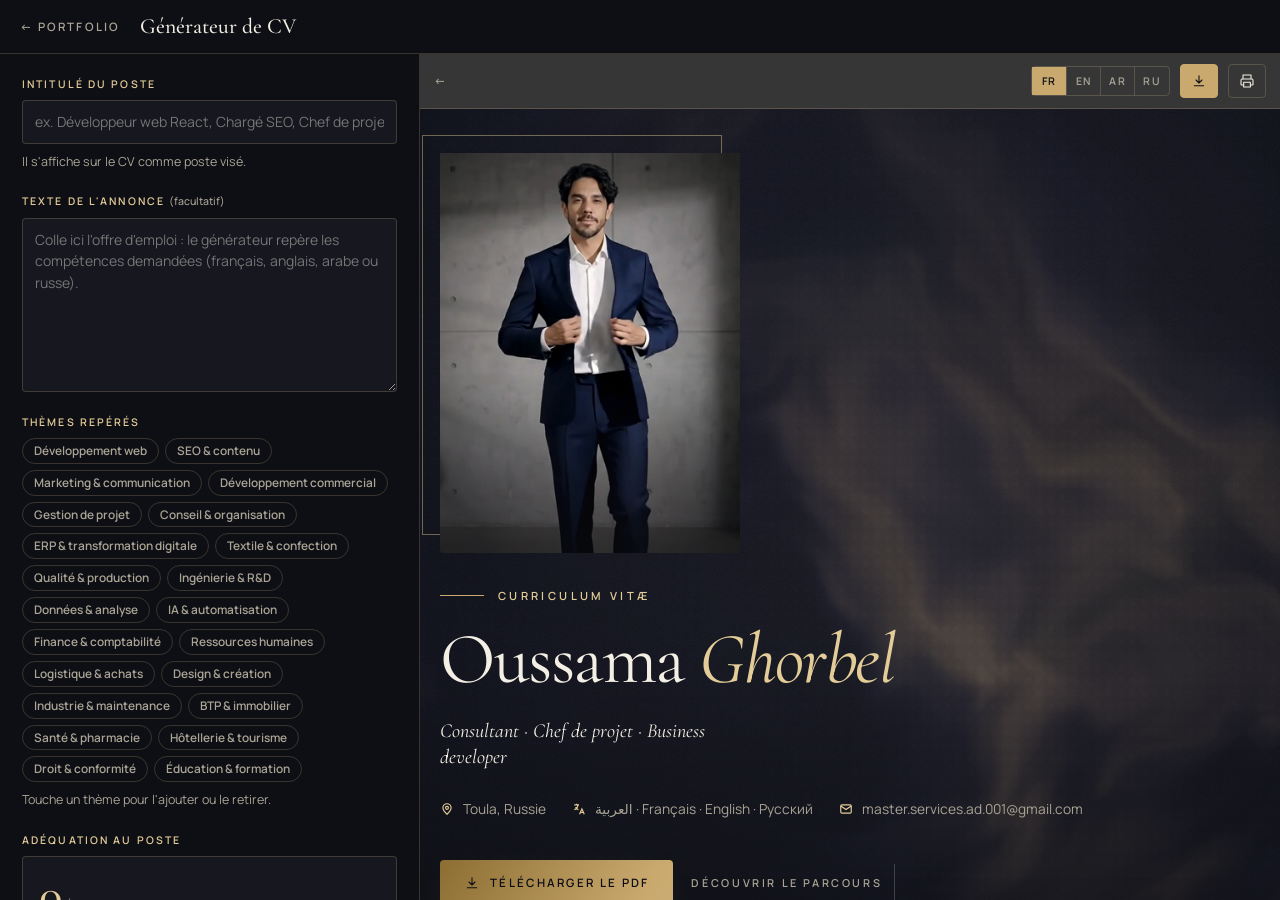
<file: cv/generateur/index.html>
<!doctype html>
<html lang="fr" dir="ltr">
<head>
  <meta charset="utf-8">
  <meta name="viewport" content="width=device-width, initial-scale=1">
  <title>Générateur de CV — Oussama Ghorbel</title>
  <meta name="robots" content="noindex, nofollow">
  <meta name="theme-color" content="#0e0f14">
  <link rel="icon" href="../../assets/img/favicon.svg" type="image/svg+xml">
  <link rel="preconnect" href="https://fonts.googleapis.com">
  <link rel="preconnect" href="https://fonts.gstatic.com" crossorigin>
  <link rel="stylesheet" href="https://fonts.googleapis.com/css2?family=Cormorant+Garamond:ital,wght@0,400;0,500;0,600;1,400&family=Manrope:wght@400;500;600;700&display=swap">
  <link rel="stylesheet" href="../../assets/css/cv-generator.css">
</head>
<!-- Outil personnel : non lié depuis le site, non indexé. Voir assets/js/cv-generator.js. -->
<body>
  <header class="gbar">
    <a class="gbar__back" href="../../index.html">← Portfolio</a>
    <p class="gbar__title">Générateur de CV</p>
  </header>

  <main class="gen">
    <form class="panel" id="form" autocomplete="off" onsubmit="return false">
      <div class="field">
        <label for="post">Intitulé du poste</label>
        <input id="post" type="text" maxlength="120" placeholder="ex. Développeur web React, Chargé SEO, Chef de projet textile">
        <p class="hint">Il s'affiche sur le CV comme poste visé.</p>
      </div>

      <div class="field">
        <label for="ad">Texte de l'annonce <span>(facultatif)</span></label>
        <textarea id="ad" rows="7" placeholder="Colle ici l'offre d'emploi : le générateur repère les compétences demandées (français, anglais, arabe ou russe)."></textarea>
      </div>

      <div class="field">
        <p class="label">Thèmes repérés</p>
        <div class="gchips" id="topics"></div>
        <p class="hint">Touche un thème pour l'ajouter ou le retirer.</p>
      </div>

      <div class="field" id="fit" hidden>
        <p class="label">Adéquation au poste</p>
        <div class="score" id="score">
          <p class="score__n"><span id="scoreN">0</span><small>/100</small></p>
          <div>
            <p class="score__verdict" id="scoreVerdict"></p>
            <p class="hint" id="scoreDetail"></p>
          </div>
        </div>
        <p class="label">Ce que demande l'annonce</p>
        <ul class="reqs" id="reqs"></ul>
        <p class="label" id="expTitle">Souvent attendu pour ce type de poste</p>
        <ul class="reqs" id="expected"></ul>
        <p class="label" id="moreTitle" hidden>Autres compétences adéquates</p>
        <ul class="reqs" id="moreSkills" hidden></ul>
        <button type="button" class="gbtn gbtn--ghost findmore" id="findMore">Chercher plus de compétences adéquates</button>
        <p class="hint" id="moreNote" hidden>Plus d'autres suggestions pour ces thèmes : ajoute une compétence à la main ci-dessous.</p>
        <div class="addskill">
          <input id="newSkill" type="text" maxlength="40" placeholder="Ajouter une compétence que tu as">
          <button type="button" class="gbtn gbtn--ghost" id="addSkill">Ajouter</button>
        </div>
        <p class="hint">Coche « Je l'ai » pour une compétence que ton CV ne mentionne pas encore : elle s'ajoute au CV généré, dans « Autres compétences ». Les compétences trouvées avec « Chercher plus » ne changent pas la note. La note est une estimation calculée à partir des mots de l'annonce, pas une garantie.</p>
      </div>

      <div class="field">
        <label for="base">Profil de départ (titre et résumé)</label>
        <select id="base">
          <option value="auto" id="baseAuto">Automatique</option>
          <option value="general">CV général</option>
          <option value="seo">SEO & marketing digital</option>
          <option value="business-developer">Business developer</option>
          <option value="project-manager">Chef de projet</option>
          <option value="textile-engineer">Ingénieur textile</option>
          <option value="developer">Développeur web & applications</option>
        </select>
      </div>

      <details class="adjust">
        <summary>Ajuster le contenu</summary>
        <p class="hint" id="manualNote" hidden>Sélection modifiée à la main. <button type="button" class="linkish" id="reset">Revenir au choix automatique</button></p>
        <fieldset><legend>Expériences détaillées</legend><div id="listXp"></div></fieldset>
        <fieldset><legend>Projets</legend><div id="listPj"></div></fieldset>
        <fieldset><legend>Compétences</legend><div id="listSk"></div></fieldset>
        <fieldset><legend>Atouts (4 au maximum)</legend><div id="listHl"></div></fieldset>
        <fieldset><legend>Ambitions</legend><div id="listVi"></div></fieldset>
      </details>

      <div class="field">
        <p class="label">Langue du CV</p>
        <div class="gchips" role="group" aria-label="Langue du CV">
          <button type="button" class="gchip" data-plang="fr" aria-pressed="true">Français</button>
          <button type="button" class="gchip" data-plang="en" aria-pressed="false">English</button>
          <button type="button" class="gchip" data-plang="ar" aria-pressed="false" lang="ar">العربية</button>
          <button type="button" class="gchip" data-plang="ru" aria-pressed="false" lang="ru">Русский</button>
        </div>
      </div>

      <div class="field share">
        <label for="link">Lien à envoyer</label>
        <input id="link" type="text" readonly>
        <div class="actions">
          <button type="button" class="gbtn" id="copy">Copier le lien</button>
          <a class="gbtn gbtn--ghost" id="open" href="../" target="_blank" rel="noopener">Ouvrir le CV</a>
          <a class="gbtn gbtn--ghost" id="pdf" href="../?print=1" target="_blank" rel="noopener">Enregistrer en PDF</a>
        </div>
        <p class="hint">Le lien garde la langue choisie ; le recruteur peut en changer sur le CV.</p>
      </div>

      <div class="field">
        <p class="label">Historique</p>
        <div class="actions">
          <button type="button" class="gbtn" id="save">Enregistrer</button>
          <button type="button" class="gbtn gbtn--ghost" id="newOne">Nouveau CV</button>
        </div>
        <p class="hint" id="saveNote"></p>
        <ul class="hist" id="hist"></ul>
        <div class="actions">
          <button type="button" class="gbtn gbtn--ghost" id="export">Exporter (fichier)</button>
          <label class="gbtn gbtn--ghost" for="import">Importer</label>
          <input type="file" id="import" accept="application/json,.json" hidden>
        </div>
        <p class="hint">L'historique est gardé dans ce navigateur. Exporte-le pour en garder une copie ou le retrouver sur un autre appareil.</p>
      </div>

      <div class="field">
        <p class="label">CV déjà prêts</p>
        <div class="ready" id="ready"></div>
      </div>
    </form>

    <section class="preview" aria-label="Aperçu du CV">
      <iframe id="preview" title="Aperçu du CV généré" src="../"></iframe>
    </section>
  </main>

  <script src="../../assets/js/i18n.js" defer></script>
  <script src="../../assets/js/content.js" defer></script>
  <script src="../../assets/js/skills-dict.js" defer></script>
  <script src="../../assets/js/cv-generator.js" defer></script>
</body>
</html>
</file>
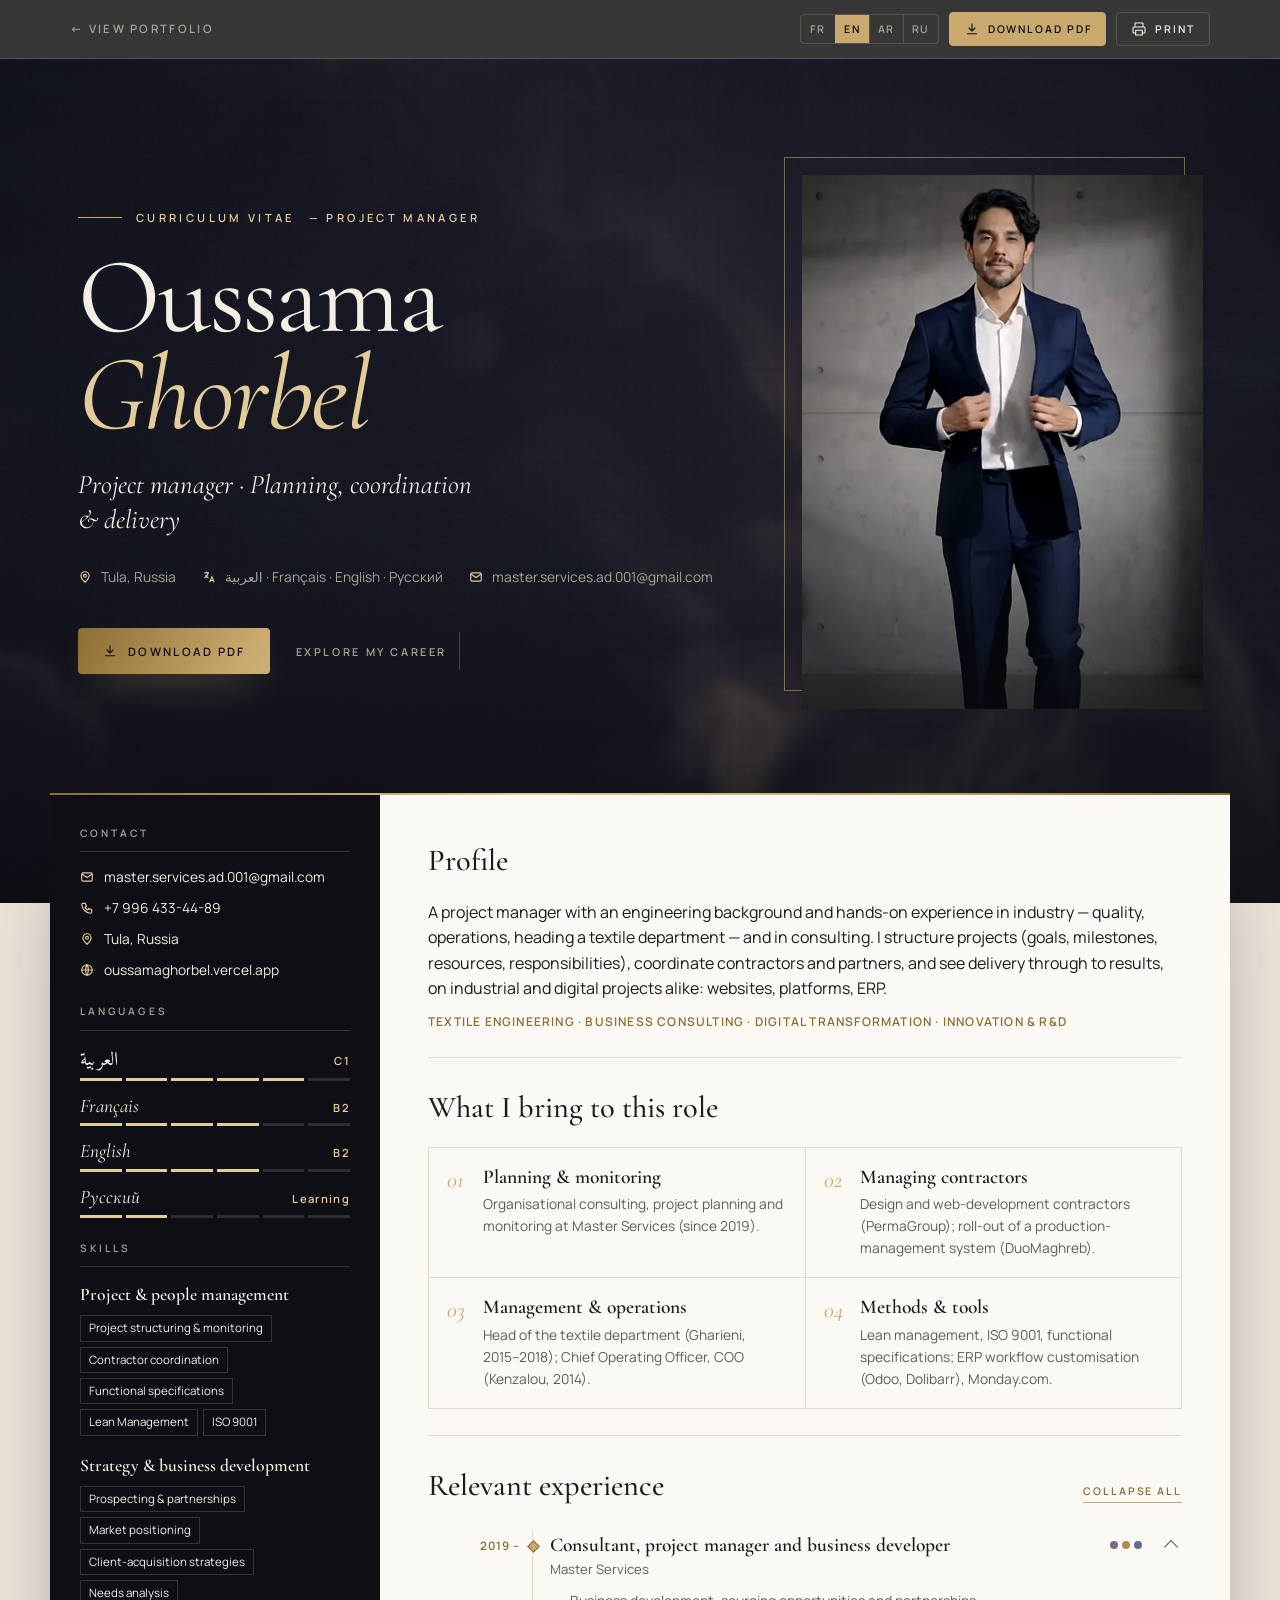
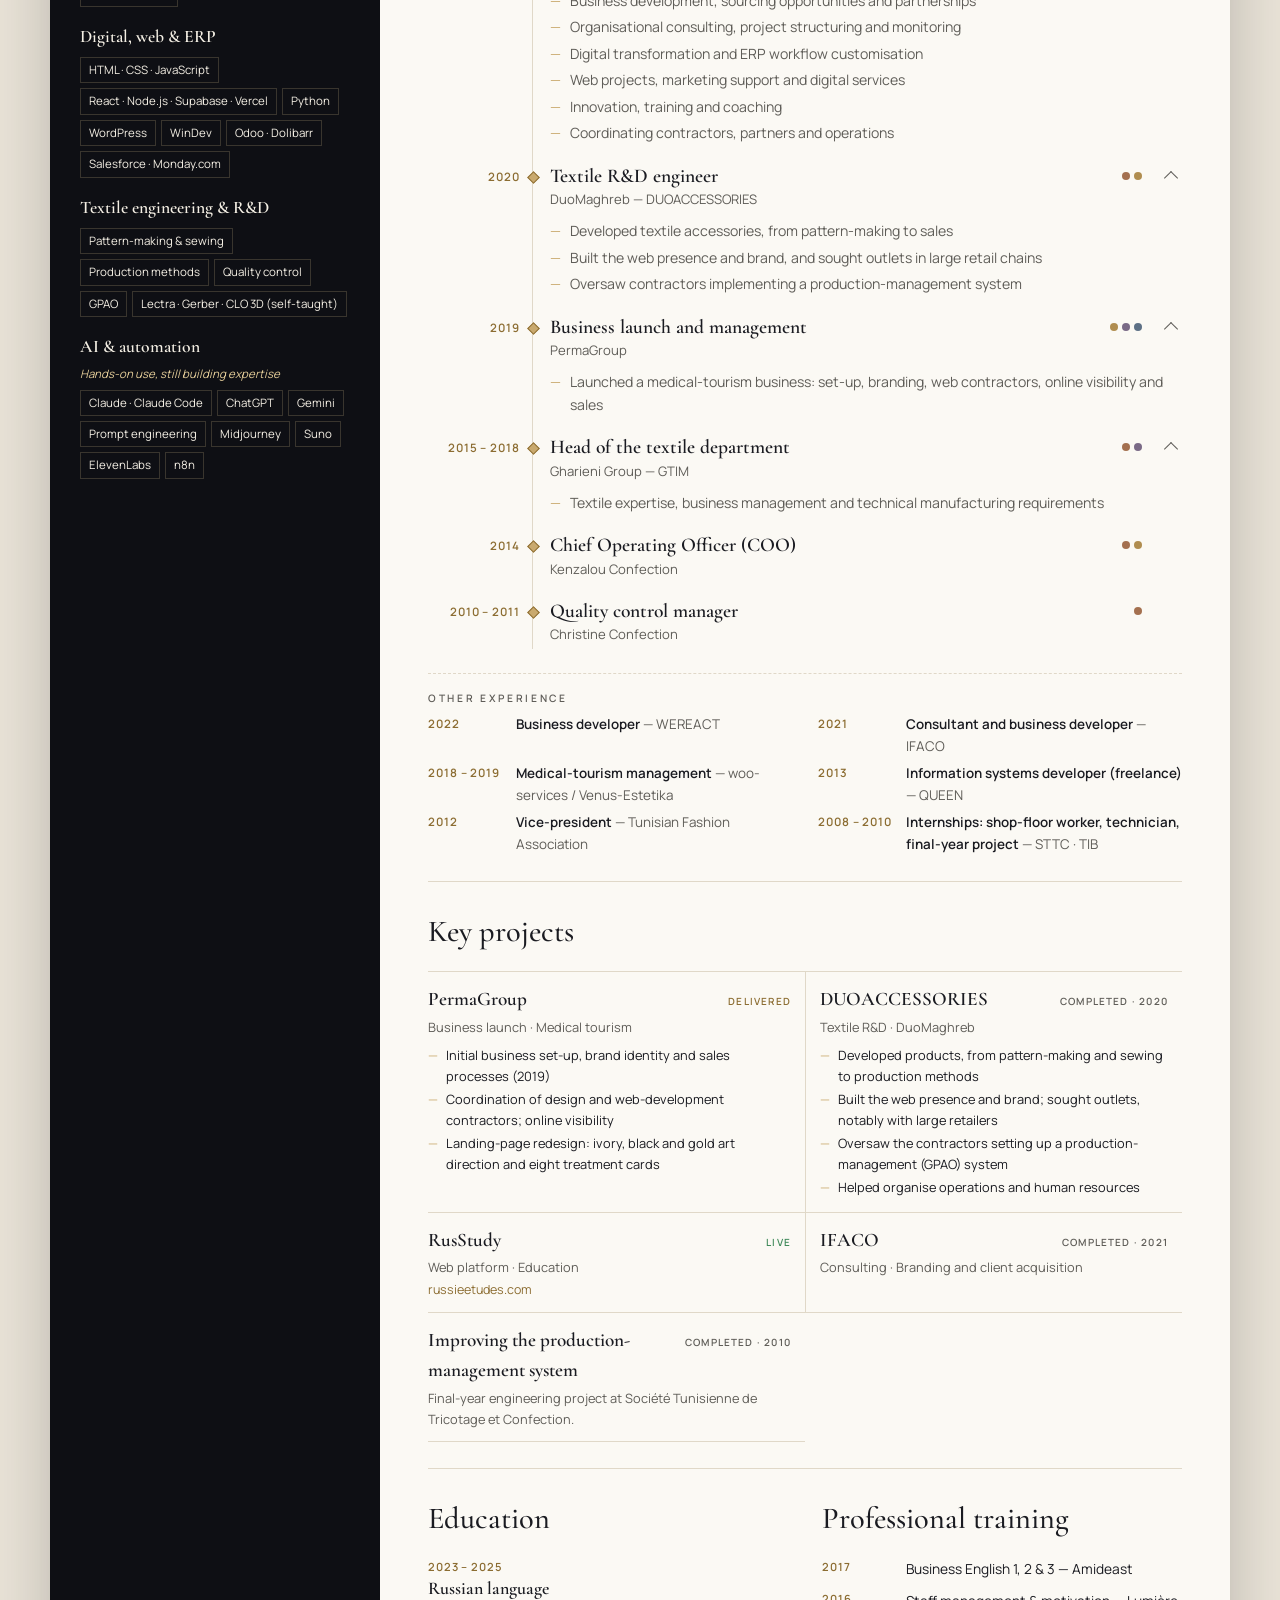
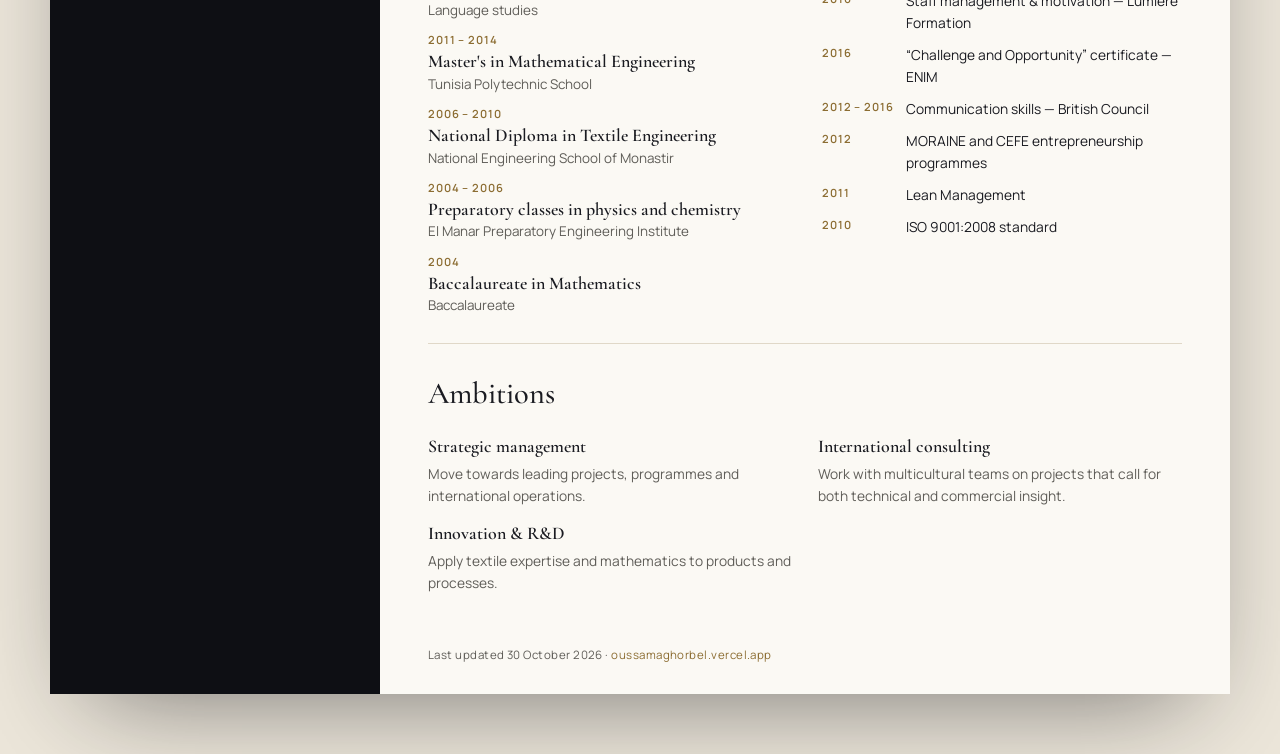
<file: cv/project-manager/index.html>
<!doctype html>
<html lang="fr" dir="ltr">
<head>
  <meta charset="utf-8">
  <meta name="viewport" content="width=device-width, initial-scale=1">
  <title>CV Chef de projet — Oussama Ghorbel</title>
  <meta name="description" content="CV d'Oussama Ghorbel — Chef de projet · Structuration, coordination &amp; mise en œuvre. Interactif, en français, anglais, arabe et russe, à télécharger en PDF.">
  <meta name="robots" content="noindex, follow">
  <link rel="canonical" href="https://oussamaghorbel.vercel.app/cv/project-manager/">
  <link rel="alternate" hreflang="fr" href="https://oussamaghorbel.vercel.app/cv/project-manager/?lang=fr">
  <link rel="alternate" hreflang="en" href="https://oussamaghorbel.vercel.app/cv/project-manager/?lang=en">
  <link rel="alternate" hreflang="ar" href="https://oussamaghorbel.vercel.app/cv/project-manager/?lang=ar">
  <link rel="alternate" hreflang="ru" href="https://oussamaghorbel.vercel.app/cv/project-manager/?lang=ru">
  <link rel="alternate" hreflang="x-default" href="https://oussamaghorbel.vercel.app/cv/project-manager/">
  <meta property="og:type" content="profile">
  <meta property="og:title" content="CV Chef de projet — Oussama Ghorbel">
  <meta property="og:description" content="CV d'Oussama Ghorbel — Chef de projet · Structuration, coordination &amp; mise en œuvre. Interactif, en français, anglais, arabe et russe, à télécharger en PDF.">
  <meta property="og:url" content="https://oussamaghorbel.vercel.app/cv/project-manager/">
  <meta property="og:image" content="https://oussamaghorbel.vercel.app/assets/img/og-image.jpg">
  <meta property="og:locale" content="fr_FR">
  <meta name="twitter:card" content="summary_large_image">
  <meta name="theme-color" content="#0e0f14">
  <link rel="icon" href="../../assets/img/favicon.svg" type="image/svg+xml">
  <link rel="preconnect" href="https://fonts.googleapis.com">
  <link rel="preconnect" href="https://fonts.gstatic.com" crossorigin>
  <link rel="stylesheet" href="https://fonts.googleapis.com/css2?family=Cormorant+Garamond:ital,wght@0,400;0,500;0,600;1,400;1,500&family=Manrope:wght@400;500;600;700&family=Amiri:wght@400;700&family=Noto+Kufi+Arabic:wght@400;600&display=swap">
  <link rel="stylesheet" href="../../assets/css/cv.css">
  <script>document.documentElement.classList.add("js");</script>
  <script type="application/ld+json">{"@context":"https://schema.org","@type":"Person","name":"Oussama Ghorbel","jobTitle":"Project manager","url":"https://oussamaghorbel.vercel.app/","email":"mailto:master.services.ad.001@gmail.com","image":"https://oussamaghorbel.vercel.app/assets/img/og-image.jpg","address":{"@type":"PostalAddress","addressLocality":"Tula","addressCountry":"RU"},"knowsLanguage":["ar","fr","en","ru"],"alumniOf":[{"@type":"CollegeOrUniversity","name":"École Nationale d'Ingénieurs de Monastir"},{"@type":"CollegeOrUniversity","name":"École Polytechnique de Tunisie"}]}</script>
</head>
<!-- Page générée par tools/build-cv.mjs à partir de tools/cv-template.html : modifier le modèle, pas ce fichier. -->
<body data-cv="project-manager" data-pdf="Oussama-Ghorbel-CV-Project-Manager">
  <div class="progress" aria-hidden="true"><i id="cvProgress"></i></div>

  <header class="bar">
    <div class="bar__inner">
      <a class="bar__back" href="../../index.html"><span aria-hidden="true">←</span> <span data-i18n="cv.portfolio">Voir le portfolio</span></a>
      <div class="bar__tools">
        <div class="lang" role="group" aria-label="Langue / Language">
          <button type="button" data-lang="fr" lang="fr">FR</button>
          <button type="button" data-lang="en" lang="en">EN</button>
          <button type="button" data-lang="ar" lang="ar">AR</button>
          <button type="button" data-lang="ru" lang="ru">RU</button>
        </div>
        <div class="dl" id="dl">
          <button type="button" class="bar__dl" id="dlBtn" aria-expanded="false" aria-controls="dlMenu">
            <svg viewBox="0 0 24 24" aria-hidden="true"><path d="M12 4v11m0 0l-4.5-4.5M12 15l4.5-4.5M5 19h14"/></svg>
            <span data-i18n="cv.download">Télécharger le PDF</span>
          </button>
          <div class="dl__menu" id="dlMenu" hidden>
            <p class="dl__label" data-i18n="cv.pdfLang">Langue du document</p>
            <a data-pdf-lang="fr" lang="fr" download>Français <small>PDF</small></a>
            <a data-pdf-lang="en" lang="en" download>English <small>PDF</small></a>
            <a data-pdf-lang="ar" lang="ar" download>العربية <small>PDF</small></a>
            <a data-pdf-lang="ru" lang="ru" download>Русский <small>PDF</small></a>
          </div>
        </div>
        <button type="button" class="bar__print" id="printBtn">
          <svg viewBox="0 0 24 24" aria-hidden="true"><path d="M6 9V3h12v6M6 18H4a1 1 0 01-1-1v-6a2 2 0 012-2h14a2 2 0 012 2v6a1 1 0 01-1 1h-2M7 14h10v7H7z"/></svg>
          <span data-i18n="cv.print">Imprimer</span>
        </button>
      </div>
    </div>
  </header>

  <section class="cover" id="cover">
    <canvas class="cover__gl" data-silk="center" aria-hidden="true"></canvas>
    <div class="cover__grain" aria-hidden="true"></div>
    <div class="cover__inner">
      <div class="cover__text" id="coverText">
        <p class="cover__kicker"><span data-i18n="cv.kicker">Curriculum vitæ</span><span id="cvShort"></span></p>
        <h1 class="cover__name"><span>Oussama</span> <em>Ghorbel</em></h1>
        <p class="cover__title" id="cvCoverTitle"></p>
        <ul class="cover__facts" id="cvFacts"></ul>
        <div class="cover__cta">
          <a class="btn-gold" id="coverDl" href="#" download>
            <svg viewBox="0 0 24 24" aria-hidden="true"><path d="M12 4v11m0 0l-4.5-4.5M12 15l4.5-4.5M5 19h14"/></svg>
            <span data-i18n="cv.download">Télécharger le PDF</span>
          </a>
          <a class="cover__scroll" href="#cv"><span data-i18n="cv.scroll">Découvrir le parcours</span><i aria-hidden="true"></i></a>
        </div>
      </div>
      <figure class="cover__photo" id="coverPhoto">
        <span class="cover__frame" aria-hidden="true"></span>
        <img src="../../assets/img/role-leader.webp" alt="Oussama Ghorbel" width="720" height="960" fetchpriority="high">
      </figure>
    </div>
  </section>

  <main class="sheet" id="cv">
    <aside class="side">
      <figure class="side__photo"><img src="../../assets/img/cv-photo.jpg" alt="" width="560" height="483"></figure>
      <div class="side__id">
        <img class="side__logo" src="../../assets/img/logo.svg" alt="" width="44" height="44">
        <p class="side__name">Oussama<br><em>Ghorbel</em></p>
        <p class="side__title" id="cvTitle"></p>
      </div>

      <section class="side__block reveal">
        <h2 data-i18n="cv.contact">Contact</h2>
        <ul class="side__contact" id="cvContact"></ul>
      </section>

      <section class="side__block reveal">
        <h2 data-i18n="cv.languages">Langues</h2>
        <ul class="side__langs" id="cvLangs"></ul>
      </section>

      <section class="side__block reveal">
        <h2 data-i18n="cv.skills">Compétences</h2>
        <div id="cvSkills"></div>
      </section>
    </aside>

    <div class="main">
      <section class="block reveal">
        <h2 class="block__title" data-i18n="cv.profile">Profil</h2>
        <p class="profile" id="cvSummary"></p>
        <p class="tagline" id="cvTagline"></p>
      </section>

      <section class="block block--hl reveal">
        <h2 class="block__title" id="hlTitle"></h2>
        <ol class="hl" id="cvHighlights"></ol>
      </section>

      <section class="block reveal">
        <div class="block__head">
          <h2 class="block__title" id="xpTitle" data-i18n="cv.experience">Expérience</h2>
          <button type="button" class="link-btn" id="toggleAll" data-i18n="cv.expandAll">Tout déplier</button>
        </div>
        <div class="chips" id="cvFilters" role="toolbar" aria-label="Filtrer par axe"></div>
        <ol class="xp" id="cvExperience"></ol>
        <div class="xp-other" id="xpOther" hidden>
          <h3 class="xp-other__title" data-i18n="cv.other">Autres expériences</h3>
          <ul class="xp-other__list" id="cvOther"></ul>
        </div>
      </section>

      <section class="block reveal">
        <h2 class="block__title" id="pjTitle" data-i18n="cv.projects">Projets récents</h2>
        <ul class="projects" id="cvProjects"></ul>
      </section>

      <section class="block block--split reveal">
        <div>
          <h2 class="block__title" data-i18n="cv.education">Formation</h2>
          <ol class="edu" id="cvEducation"></ol>
        </div>
        <div>
          <h2 class="block__title" data-i18n="cv.training">Formations professionnelles</h2>
          <ul class="train" id="cvTraining"></ul>
        </div>
      </section>

      <section class="block reveal">
        <h2 class="block__title" data-i18n="cv.ambitions">Ambitions</h2>
        <ul class="amb" id="cvAmbitions"></ul>
      </section>

      <footer class="foot"><span data-i18n="cv.updated">Mis à jour le</span> <time id="cvUpdated"></time> · <a id="cvSite" href="https://oussamaghorbel.vercel.app/"></a></footer>
    </div>
  </main>

  <script src="../../assets/js/i18n.js" defer></script>
  <script src="../../assets/js/content.js" defer></script>
  <script src="../../assets/js/gl.js" defer></script>
  <script src="../../assets/js/cv.js" defer></script>
</body>
</html>
</file>
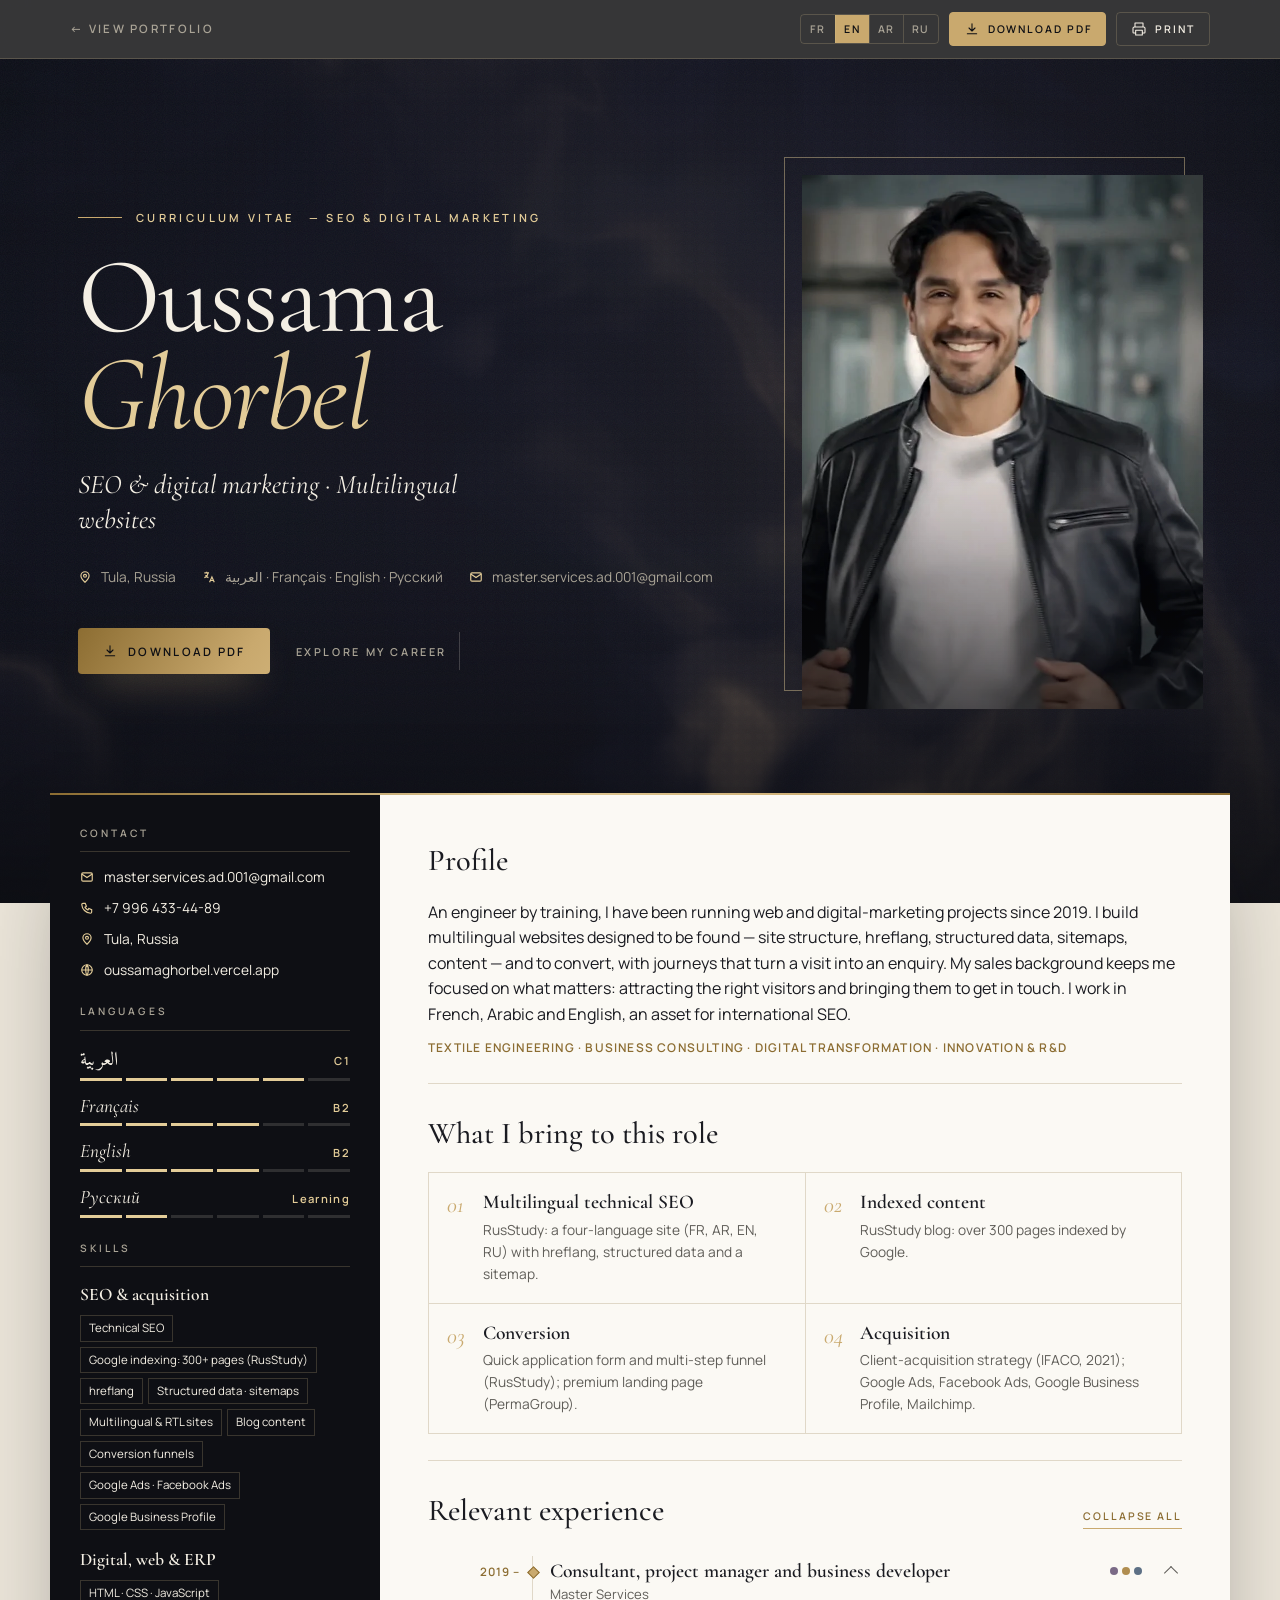
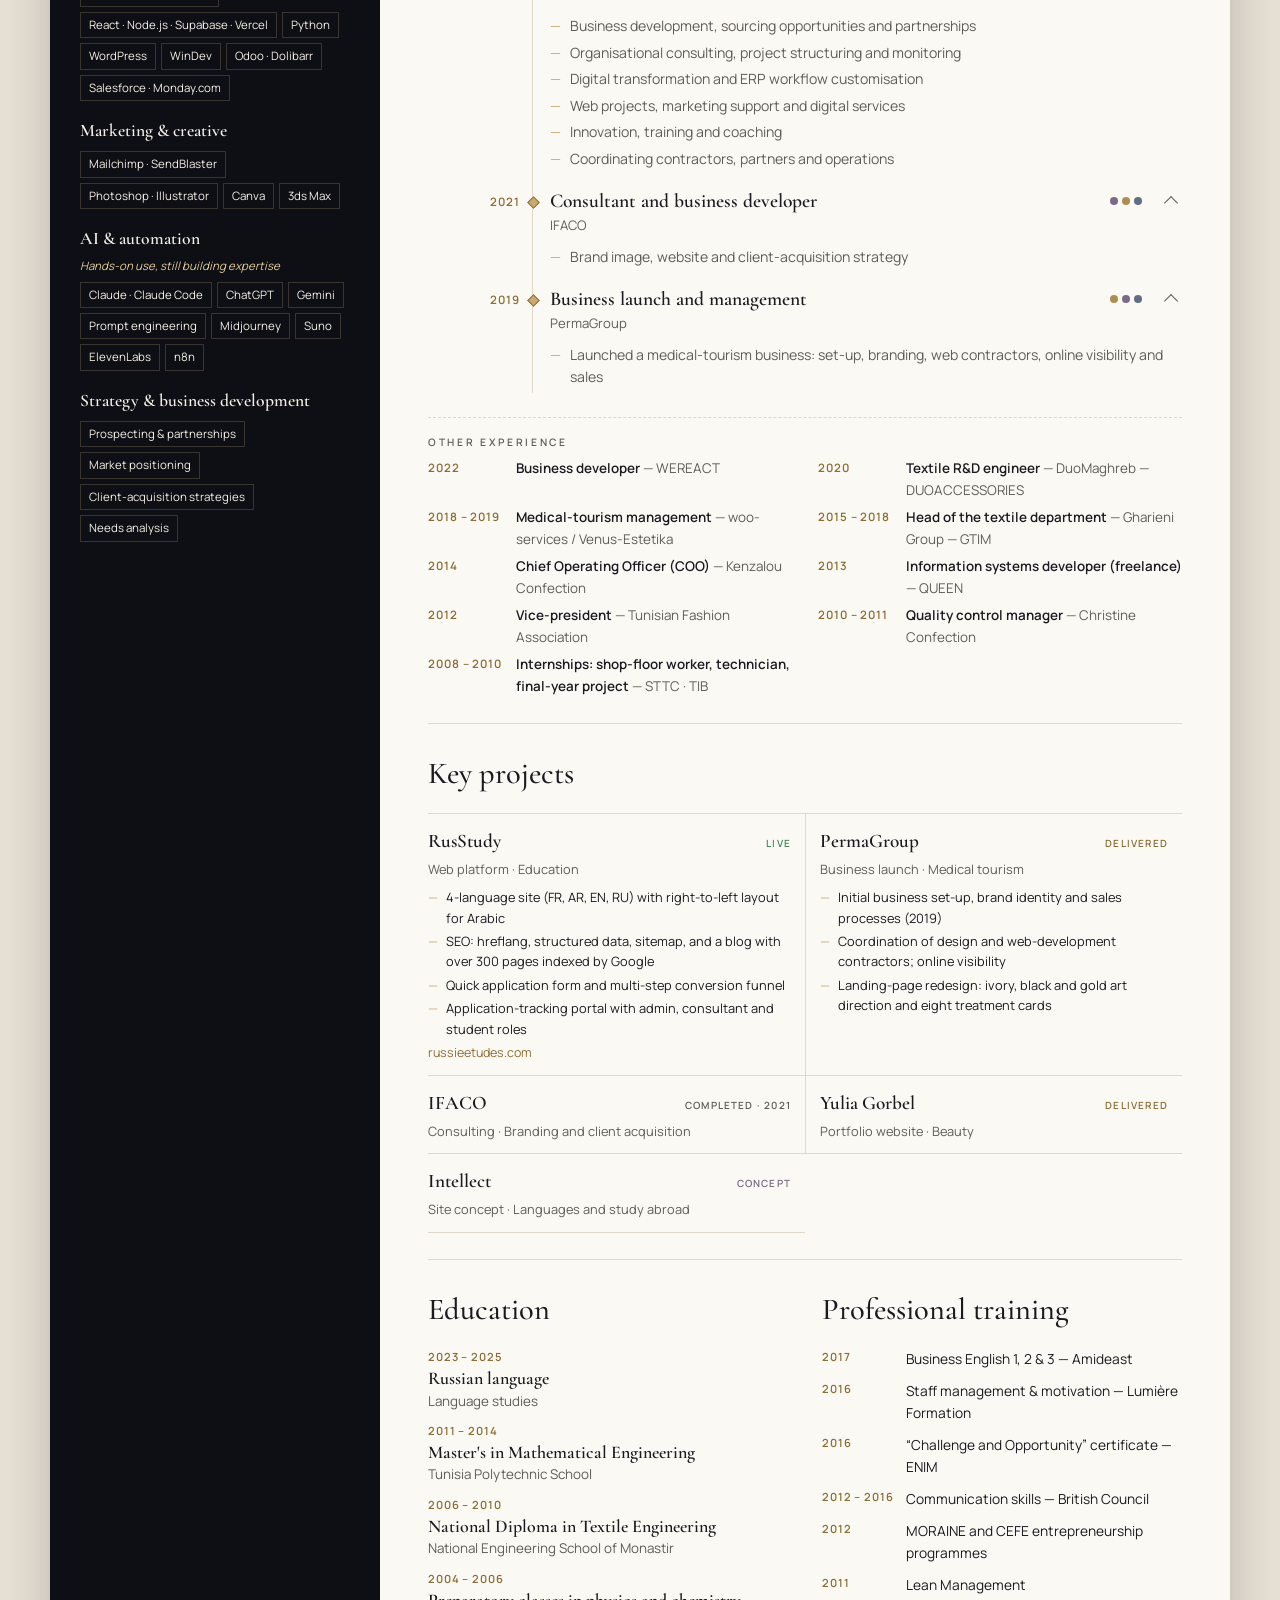
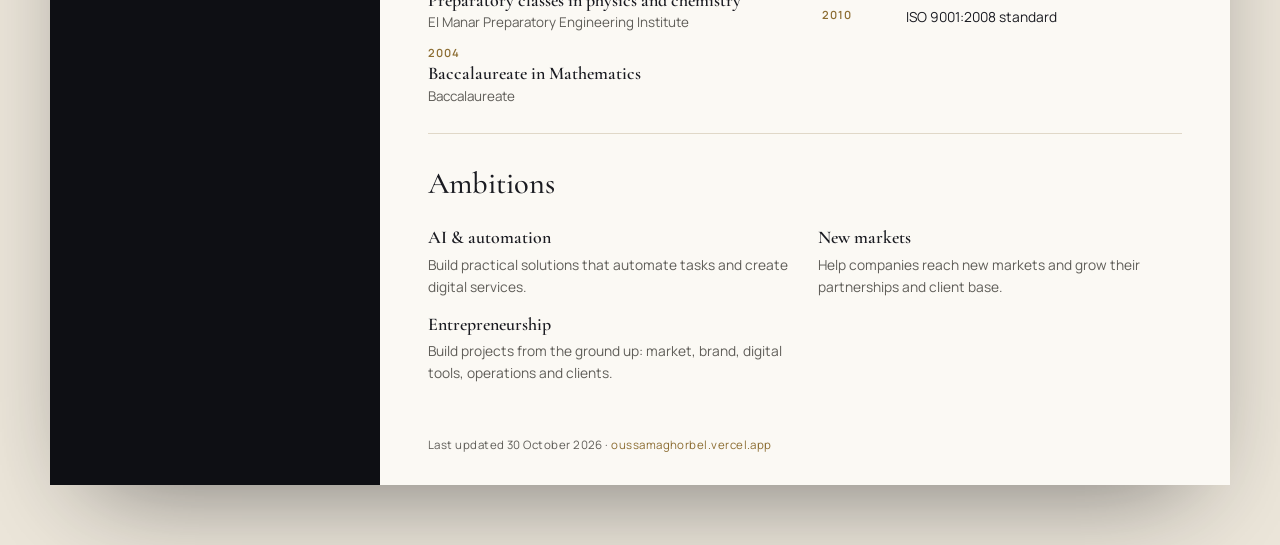
<file: cv/seo/index.html>
<!doctype html>
<html lang="fr" dir="ltr">
<head>
  <meta charset="utf-8">
  <meta name="viewport" content="width=device-width, initial-scale=1">
  <title>CV SEO &amp; marketing digital — Oussama Ghorbel</title>
  <meta name="description" content="CV d'Oussama Ghorbel — SEO &amp; marketing digital · Sites multilingues. Interactif, en français, anglais, arabe et russe, à télécharger en PDF.">
  <meta name="robots" content="noindex, follow">
  <link rel="canonical" href="https://oussamaghorbel.vercel.app/cv/seo/">
  <link rel="alternate" hreflang="fr" href="https://oussamaghorbel.vercel.app/cv/seo/?lang=fr">
  <link rel="alternate" hreflang="en" href="https://oussamaghorbel.vercel.app/cv/seo/?lang=en">
  <link rel="alternate" hreflang="ar" href="https://oussamaghorbel.vercel.app/cv/seo/?lang=ar">
  <link rel="alternate" hreflang="ru" href="https://oussamaghorbel.vercel.app/cv/seo/?lang=ru">
  <link rel="alternate" hreflang="x-default" href="https://oussamaghorbel.vercel.app/cv/seo/">
  <meta property="og:type" content="profile">
  <meta property="og:title" content="CV SEO &amp; marketing digital — Oussama Ghorbel">
  <meta property="og:description" content="CV d'Oussama Ghorbel — SEO &amp; marketing digital · Sites multilingues. Interactif, en français, anglais, arabe et russe, à télécharger en PDF.">
  <meta property="og:url" content="https://oussamaghorbel.vercel.app/cv/seo/">
  <meta property="og:image" content="https://oussamaghorbel.vercel.app/assets/img/og-image.jpg">
  <meta property="og:locale" content="fr_FR">
  <meta name="twitter:card" content="summary_large_image">
  <meta name="theme-color" content="#0e0f14">
  <link rel="icon" href="../../assets/img/favicon.svg" type="image/svg+xml">
  <link rel="preconnect" href="https://fonts.googleapis.com">
  <link rel="preconnect" href="https://fonts.gstatic.com" crossorigin>
  <link rel="stylesheet" href="https://fonts.googleapis.com/css2?family=Cormorant+Garamond:ital,wght@0,400;0,500;0,600;1,400;1,500&family=Manrope:wght@400;500;600;700&family=Amiri:wght@400;700&family=Noto+Kufi+Arabic:wght@400;600&display=swap">
  <link rel="stylesheet" href="../../assets/css/cv.css">
  <script>document.documentElement.classList.add("js");</script>
  <script type="application/ld+json">{"@context":"https://schema.org","@type":"Person","name":"Oussama Ghorbel","jobTitle":"SEO & digital marketing","url":"https://oussamaghorbel.vercel.app/","email":"mailto:master.services.ad.001@gmail.com","image":"https://oussamaghorbel.vercel.app/assets/img/og-image.jpg","address":{"@type":"PostalAddress","addressLocality":"Tula","addressCountry":"RU"},"knowsLanguage":["ar","fr","en","ru"],"alumniOf":[{"@type":"CollegeOrUniversity","name":"École Nationale d'Ingénieurs de Monastir"},{"@type":"CollegeOrUniversity","name":"École Polytechnique de Tunisie"}]}</script>
</head>
<!-- Page générée par tools/build-cv.mjs à partir de tools/cv-template.html : modifier le modèle, pas ce fichier. -->
<body data-cv="seo" data-pdf="Oussama-Ghorbel-CV-SEO">
  <div class="progress" aria-hidden="true"><i id="cvProgress"></i></div>

  <header class="bar">
    <div class="bar__inner">
      <a class="bar__back" href="../../index.html"><span aria-hidden="true">←</span> <span data-i18n="cv.portfolio">Voir le portfolio</span></a>
      <div class="bar__tools">
        <div class="lang" role="group" aria-label="Langue / Language">
          <button type="button" data-lang="fr" lang="fr">FR</button>
          <button type="button" data-lang="en" lang="en">EN</button>
          <button type="button" data-lang="ar" lang="ar">AR</button>
          <button type="button" data-lang="ru" lang="ru">RU</button>
        </div>
        <div class="dl" id="dl">
          <button type="button" class="bar__dl" id="dlBtn" aria-expanded="false" aria-controls="dlMenu">
            <svg viewBox="0 0 24 24" aria-hidden="true"><path d="M12 4v11m0 0l-4.5-4.5M12 15l4.5-4.5M5 19h14"/></svg>
            <span data-i18n="cv.download">Télécharger le PDF</span>
          </button>
          <div class="dl__menu" id="dlMenu" hidden>
            <p class="dl__label" data-i18n="cv.pdfLang">Langue du document</p>
            <a data-pdf-lang="fr" lang="fr" download>Français <small>PDF</small></a>
            <a data-pdf-lang="en" lang="en" download>English <small>PDF</small></a>
            <a data-pdf-lang="ar" lang="ar" download>العربية <small>PDF</small></a>
            <a data-pdf-lang="ru" lang="ru" download>Русский <small>PDF</small></a>
          </div>
        </div>
        <button type="button" class="bar__print" id="printBtn">
          <svg viewBox="0 0 24 24" aria-hidden="true"><path d="M6 9V3h12v6M6 18H4a1 1 0 01-1-1v-6a2 2 0 012-2h14a2 2 0 012 2v6a1 1 0 01-1 1h-2M7 14h10v7H7z"/></svg>
          <span data-i18n="cv.print">Imprimer</span>
        </button>
      </div>
    </div>
  </header>

  <section class="cover" id="cover">
    <canvas class="cover__gl" data-silk="center" aria-hidden="true"></canvas>
    <div class="cover__grain" aria-hidden="true"></div>
    <div class="cover__inner">
      <div class="cover__text" id="coverText">
        <p class="cover__kicker"><span data-i18n="cv.kicker">Curriculum vitæ</span><span id="cvShort"></span></p>
        <h1 class="cover__name"><span>Oussama</span> <em>Ghorbel</em></h1>
        <p class="cover__title" id="cvCoverTitle"></p>
        <ul class="cover__facts" id="cvFacts"></ul>
        <div class="cover__cta">
          <a class="btn-gold" id="coverDl" href="#" download>
            <svg viewBox="0 0 24 24" aria-hidden="true"><path d="M12 4v11m0 0l-4.5-4.5M12 15l4.5-4.5M5 19h14"/></svg>
            <span data-i18n="cv.download">Télécharger le PDF</span>
          </a>
          <a class="cover__scroll" href="#cv"><span data-i18n="cv.scroll">Découvrir le parcours</span><i aria-hidden="true"></i></a>
        </div>
      </div>
      <figure class="cover__photo" id="coverPhoto">
        <span class="cover__frame" aria-hidden="true"></span>
        <img src="../../assets/img/role-creator.webp" alt="Oussama Ghorbel" width="720" height="960" fetchpriority="high">
      </figure>
    </div>
  </section>

  <main class="sheet" id="cv">
    <aside class="side">
      <figure class="side__photo"><img src="../../assets/img/cv-photo.jpg" alt="" width="560" height="483"></figure>
      <div class="side__id">
        <img class="side__logo" src="../../assets/img/logo.svg" alt="" width="44" height="44">
        <p class="side__name">Oussama<br><em>Ghorbel</em></p>
        <p class="side__title" id="cvTitle"></p>
      </div>

      <section class="side__block reveal">
        <h2 data-i18n="cv.contact">Contact</h2>
        <ul class="side__contact" id="cvContact"></ul>
      </section>

      <section class="side__block reveal">
        <h2 data-i18n="cv.languages">Langues</h2>
        <ul class="side__langs" id="cvLangs"></ul>
      </section>

      <section class="side__block reveal">
        <h2 data-i18n="cv.skills">Compétences</h2>
        <div id="cvSkills"></div>
      </section>
    </aside>

    <div class="main">
      <section class="block reveal">
        <h2 class="block__title" data-i18n="cv.profile">Profil</h2>
        <p class="profile" id="cvSummary"></p>
        <p class="tagline" id="cvTagline"></p>
      </section>

      <section class="block block--hl reveal">
        <h2 class="block__title" id="hlTitle"></h2>
        <ol class="hl" id="cvHighlights"></ol>
      </section>

      <section class="block reveal">
        <div class="block__head">
          <h2 class="block__title" id="xpTitle" data-i18n="cv.experience">Expérience</h2>
          <button type="button" class="link-btn" id="toggleAll" data-i18n="cv.expandAll">Tout déplier</button>
        </div>
        <div class="chips" id="cvFilters" role="toolbar" aria-label="Filtrer par axe"></div>
        <ol class="xp" id="cvExperience"></ol>
        <div class="xp-other" id="xpOther" hidden>
          <h3 class="xp-other__title" data-i18n="cv.other">Autres expériences</h3>
          <ul class="xp-other__list" id="cvOther"></ul>
        </div>
      </section>

      <section class="block reveal">
        <h2 class="block__title" id="pjTitle" data-i18n="cv.projects">Projets récents</h2>
        <ul class="projects" id="cvProjects"></ul>
      </section>

      <section class="block block--split reveal">
        <div>
          <h2 class="block__title" data-i18n="cv.education">Formation</h2>
          <ol class="edu" id="cvEducation"></ol>
        </div>
        <div>
          <h2 class="block__title" data-i18n="cv.training">Formations professionnelles</h2>
          <ul class="train" id="cvTraining"></ul>
        </div>
      </section>

      <section class="block reveal">
        <h2 class="block__title" data-i18n="cv.ambitions">Ambitions</h2>
        <ul class="amb" id="cvAmbitions"></ul>
      </section>

      <footer class="foot"><span data-i18n="cv.updated">Mis à jour le</span> <time id="cvUpdated"></time> · <a id="cvSite" href="https://oussamaghorbel.vercel.app/"></a></footer>
    </div>
  </main>

  <script src="../../assets/js/i18n.js" defer></script>
  <script src="../../assets/js/content.js" defer></script>
  <script src="../../assets/js/gl.js" defer></script>
  <script src="../../assets/js/cv.js" defer></script>
</body>
</html>
</file>
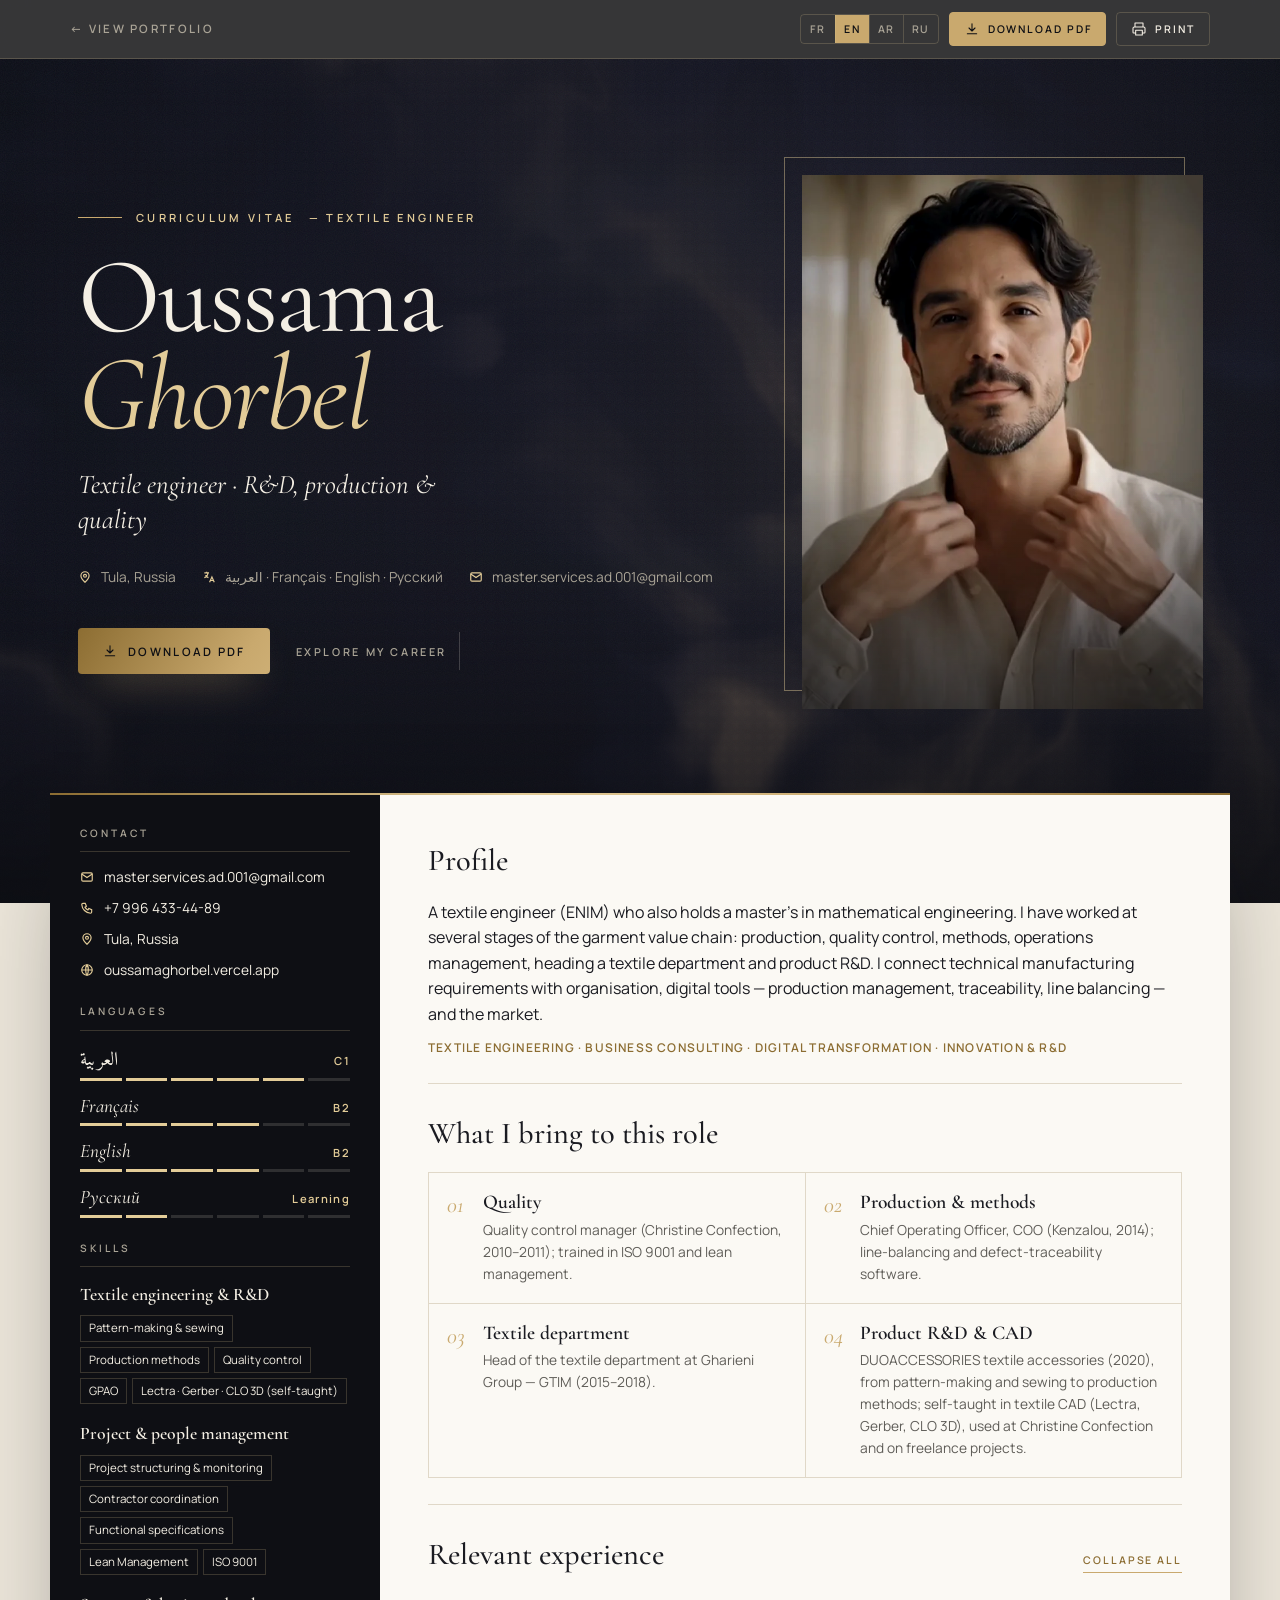
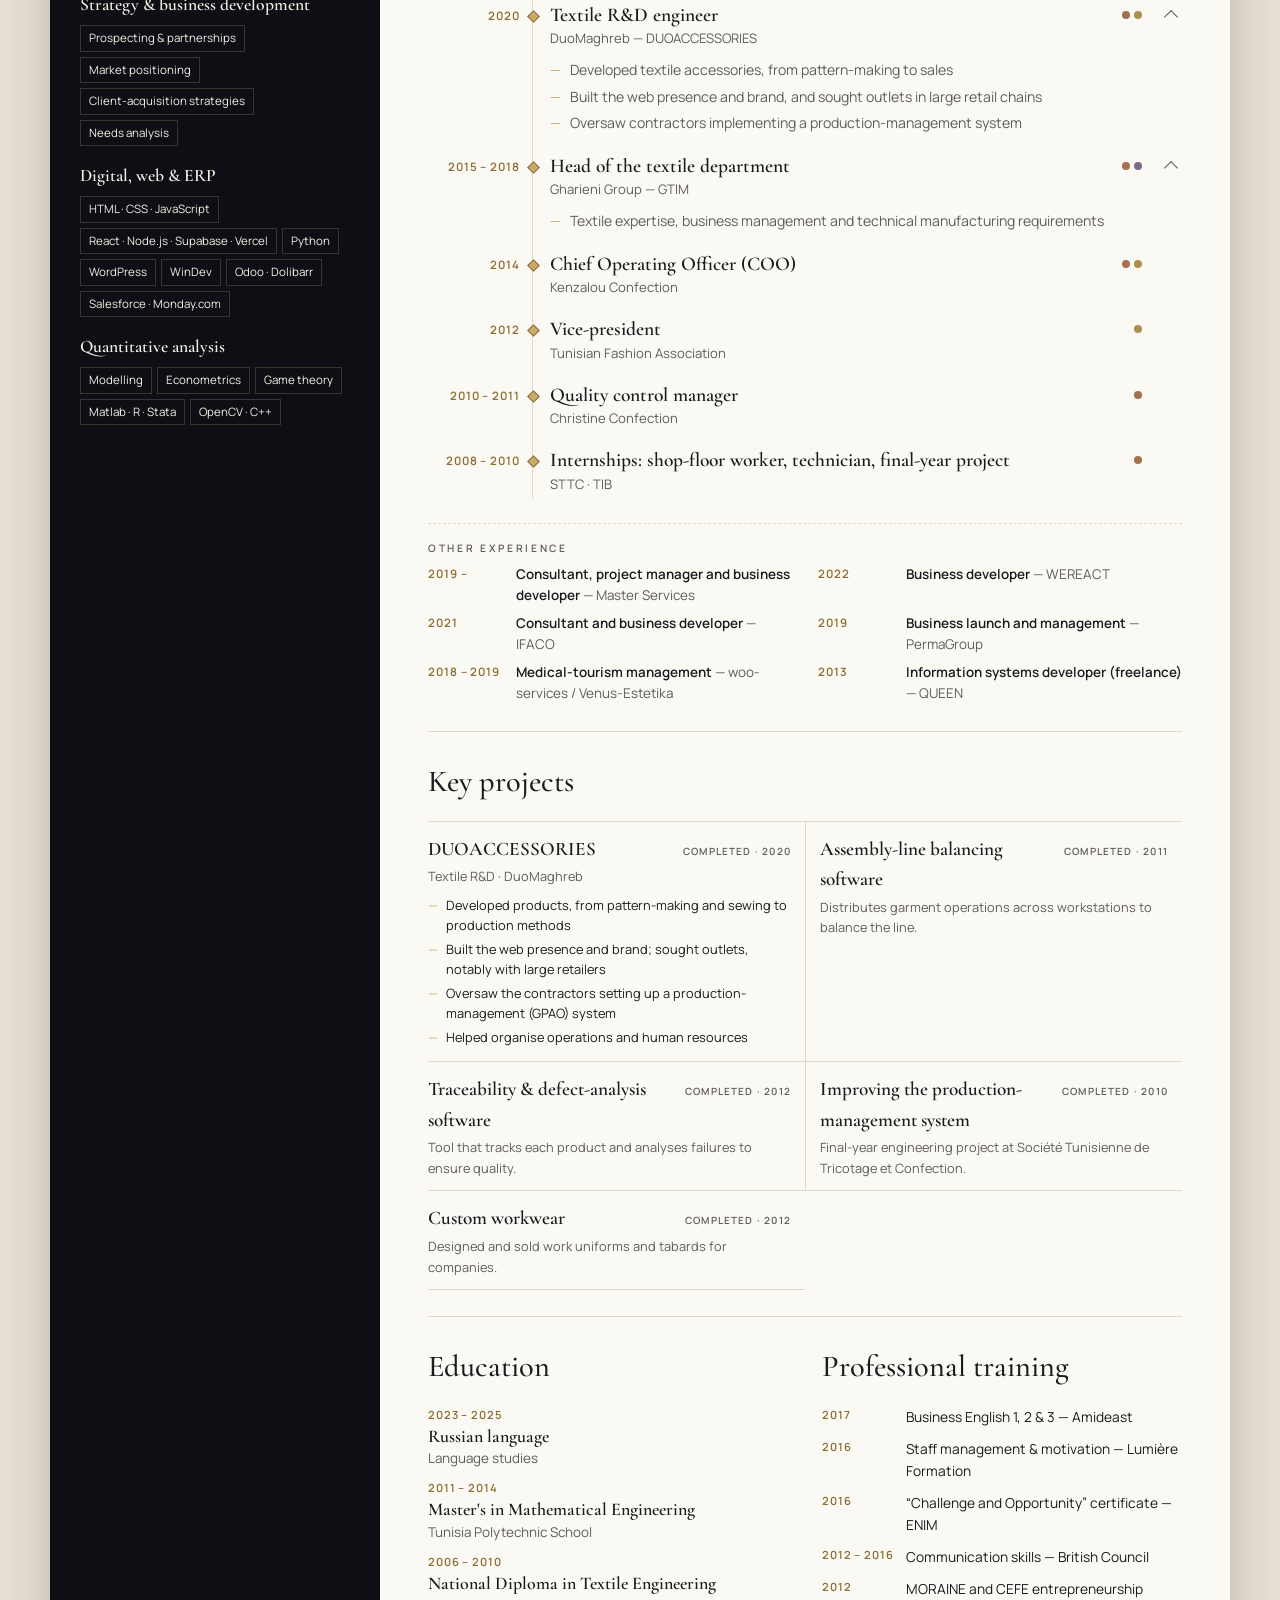
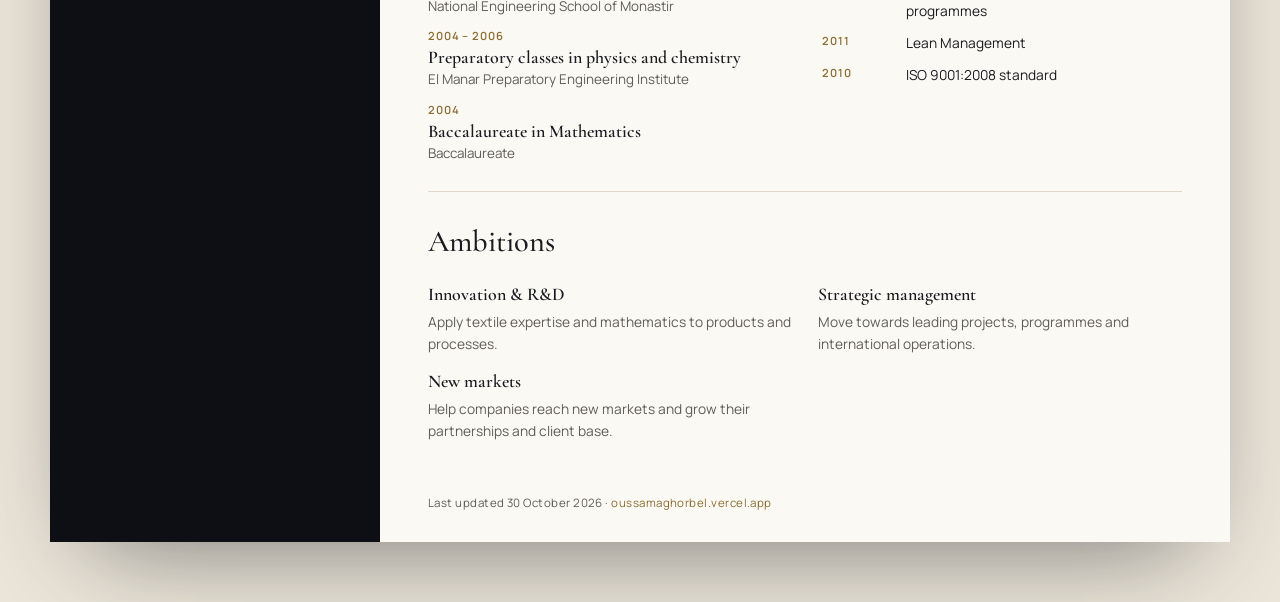
<file: cv/textile-engineer/index.html>
<!doctype html>
<html lang="fr" dir="ltr">
<head>
  <meta charset="utf-8">
  <meta name="viewport" content="width=device-width, initial-scale=1">
  <title>CV Ingénieur textile — Oussama Ghorbel</title>
  <meta name="description" content="CV d'Oussama Ghorbel — Ingénieur textile · R&amp;D, production &amp; qualité. Interactif, en français, anglais, arabe et russe, à télécharger en PDF.">
  <meta name="robots" content="noindex, follow">
  <link rel="canonical" href="https://oussamaghorbel.vercel.app/cv/textile-engineer/">
  <link rel="alternate" hreflang="fr" href="https://oussamaghorbel.vercel.app/cv/textile-engineer/?lang=fr">
  <link rel="alternate" hreflang="en" href="https://oussamaghorbel.vercel.app/cv/textile-engineer/?lang=en">
  <link rel="alternate" hreflang="ar" href="https://oussamaghorbel.vercel.app/cv/textile-engineer/?lang=ar">
  <link rel="alternate" hreflang="ru" href="https://oussamaghorbel.vercel.app/cv/textile-engineer/?lang=ru">
  <link rel="alternate" hreflang="x-default" href="https://oussamaghorbel.vercel.app/cv/textile-engineer/">
  <meta property="og:type" content="profile">
  <meta property="og:title" content="CV Ingénieur textile — Oussama Ghorbel">
  <meta property="og:description" content="CV d'Oussama Ghorbel — Ingénieur textile · R&amp;D, production &amp; qualité. Interactif, en français, anglais, arabe et russe, à télécharger en PDF.">
  <meta property="og:url" content="https://oussamaghorbel.vercel.app/cv/textile-engineer/">
  <meta property="og:image" content="https://oussamaghorbel.vercel.app/assets/img/og-image.jpg">
  <meta property="og:locale" content="fr_FR">
  <meta name="twitter:card" content="summary_large_image">
  <meta name="theme-color" content="#0e0f14">
  <link rel="icon" href="../../assets/img/favicon.svg" type="image/svg+xml">
  <link rel="preconnect" href="https://fonts.googleapis.com">
  <link rel="preconnect" href="https://fonts.gstatic.com" crossorigin>
  <link rel="stylesheet" href="https://fonts.googleapis.com/css2?family=Cormorant+Garamond:ital,wght@0,400;0,500;0,600;1,400;1,500&family=Manrope:wght@400;500;600;700&family=Amiri:wght@400;700&family=Noto+Kufi+Arabic:wght@400;600&display=swap">
  <link rel="stylesheet" href="../../assets/css/cv.css">
  <script>document.documentElement.classList.add("js");</script>
  <script type="application/ld+json">{"@context":"https://schema.org","@type":"Person","name":"Oussama Ghorbel","jobTitle":"Textile engineer","url":"https://oussamaghorbel.vercel.app/","email":"mailto:master.services.ad.001@gmail.com","image":"https://oussamaghorbel.vercel.app/assets/img/og-image.jpg","address":{"@type":"PostalAddress","addressLocality":"Tula","addressCountry":"RU"},"knowsLanguage":["ar","fr","en","ru"],"alumniOf":[{"@type":"CollegeOrUniversity","name":"École Nationale d'Ingénieurs de Monastir"},{"@type":"CollegeOrUniversity","name":"École Polytechnique de Tunisie"}]}</script>
</head>
<!-- Page générée par tools/build-cv.mjs à partir de tools/cv-template.html : modifier le modèle, pas ce fichier. -->
<body data-cv="textile-engineer" data-pdf="Oussama-Ghorbel-CV-Textile-Engineer">
  <div class="progress" aria-hidden="true"><i id="cvProgress"></i></div>

  <header class="bar">
    <div class="bar__inner">
      <a class="bar__back" href="../../index.html"><span aria-hidden="true">←</span> <span data-i18n="cv.portfolio">Voir le portfolio</span></a>
      <div class="bar__tools">
        <div class="lang" role="group" aria-label="Langue / Language">
          <button type="button" data-lang="fr" lang="fr">FR</button>
          <button type="button" data-lang="en" lang="en">EN</button>
          <button type="button" data-lang="ar" lang="ar">AR</button>
          <button type="button" data-lang="ru" lang="ru">RU</button>
        </div>
        <div class="dl" id="dl">
          <button type="button" class="bar__dl" id="dlBtn" aria-expanded="false" aria-controls="dlMenu">
            <svg viewBox="0 0 24 24" aria-hidden="true"><path d="M12 4v11m0 0l-4.5-4.5M12 15l4.5-4.5M5 19h14"/></svg>
            <span data-i18n="cv.download">Télécharger le PDF</span>
          </button>
          <div class="dl__menu" id="dlMenu" hidden>
            <p class="dl__label" data-i18n="cv.pdfLang">Langue du document</p>
            <a data-pdf-lang="fr" lang="fr" download>Français <small>PDF</small></a>
            <a data-pdf-lang="en" lang="en" download>English <small>PDF</small></a>
            <a data-pdf-lang="ar" lang="ar" download>العربية <small>PDF</small></a>
            <a data-pdf-lang="ru" lang="ru" download>Русский <small>PDF</small></a>
          </div>
        </div>
        <button type="button" class="bar__print" id="printBtn">
          <svg viewBox="0 0 24 24" aria-hidden="true"><path d="M6 9V3h12v6M6 18H4a1 1 0 01-1-1v-6a2 2 0 012-2h14a2 2 0 012 2v6a1 1 0 01-1 1h-2M7 14h10v7H7z"/></svg>
          <span data-i18n="cv.print">Imprimer</span>
        </button>
      </div>
    </div>
  </header>

  <section class="cover" id="cover">
    <canvas class="cover__gl" data-silk="center" aria-hidden="true"></canvas>
    <div class="cover__grain" aria-hidden="true"></div>
    <div class="cover__inner">
      <div class="cover__text" id="coverText">
        <p class="cover__kicker"><span data-i18n="cv.kicker">Curriculum vitæ</span><span id="cvShort"></span></p>
        <h1 class="cover__name"><span>Oussama</span> <em>Ghorbel</em></h1>
        <p class="cover__title" id="cvCoverTitle"></p>
        <ul class="cover__facts" id="cvFacts"></ul>
        <div class="cover__cta">
          <a class="btn-gold" id="coverDl" href="#" download>
            <svg viewBox="0 0 24 24" aria-hidden="true"><path d="M12 4v11m0 0l-4.5-4.5M12 15l4.5-4.5M5 19h14"/></svg>
            <span data-i18n="cv.download">Télécharger le PDF</span>
          </a>
          <a class="cover__scroll" href="#cv"><span data-i18n="cv.scroll">Découvrir le parcours</span><i aria-hidden="true"></i></a>
        </div>
      </div>
      <figure class="cover__photo" id="coverPhoto">
        <span class="cover__frame" aria-hidden="true"></span>
        <img src="../../assets/img/role-textile.webp" alt="Oussama Ghorbel" width="720" height="960" fetchpriority="high">
      </figure>
    </div>
  </section>

  <main class="sheet" id="cv">
    <aside class="side">
      <figure class="side__photo"><img src="../../assets/img/cv-photo.jpg" alt="" width="560" height="483"></figure>
      <div class="side__id">
        <img class="side__logo" src="../../assets/img/logo.svg" alt="" width="44" height="44">
        <p class="side__name">Oussama<br><em>Ghorbel</em></p>
        <p class="side__title" id="cvTitle"></p>
      </div>

      <section class="side__block reveal">
        <h2 data-i18n="cv.contact">Contact</h2>
        <ul class="side__contact" id="cvContact"></ul>
      </section>

      <section class="side__block reveal">
        <h2 data-i18n="cv.languages">Langues</h2>
        <ul class="side__langs" id="cvLangs"></ul>
      </section>

      <section class="side__block reveal">
        <h2 data-i18n="cv.skills">Compétences</h2>
        <div id="cvSkills"></div>
      </section>
    </aside>

    <div class="main">
      <section class="block reveal">
        <h2 class="block__title" data-i18n="cv.profile">Profil</h2>
        <p class="profile" id="cvSummary"></p>
        <p class="tagline" id="cvTagline"></p>
      </section>

      <section class="block block--hl reveal">
        <h2 class="block__title" id="hlTitle"></h2>
        <ol class="hl" id="cvHighlights"></ol>
      </section>

      <section class="block reveal">
        <div class="block__head">
          <h2 class="block__title" id="xpTitle" data-i18n="cv.experience">Expérience</h2>
          <button type="button" class="link-btn" id="toggleAll" data-i18n="cv.expandAll">Tout déplier</button>
        </div>
        <div class="chips" id="cvFilters" role="toolbar" aria-label="Filtrer par axe"></div>
        <ol class="xp" id="cvExperience"></ol>
        <div class="xp-other" id="xpOther" hidden>
          <h3 class="xp-other__title" data-i18n="cv.other">Autres expériences</h3>
          <ul class="xp-other__list" id="cvOther"></ul>
        </div>
      </section>

      <section class="block reveal">
        <h2 class="block__title" id="pjTitle" data-i18n="cv.projects">Projets récents</h2>
        <ul class="projects" id="cvProjects"></ul>
      </section>

      <section class="block block--split reveal">
        <div>
          <h2 class="block__title" data-i18n="cv.education">Formation</h2>
          <ol class="edu" id="cvEducation"></ol>
        </div>
        <div>
          <h2 class="block__title" data-i18n="cv.training">Formations professionnelles</h2>
          <ul class="train" id="cvTraining"></ul>
        </div>
      </section>

      <section class="block reveal">
        <h2 class="block__title" data-i18n="cv.ambitions">Ambitions</h2>
        <ul class="amb" id="cvAmbitions"></ul>
      </section>

      <footer class="foot"><span data-i18n="cv.updated">Mis à jour le</span> <time id="cvUpdated"></time> · <a id="cvSite" href="https://oussamaghorbel.vercel.app/"></a></footer>
    </div>
  </main>

  <script src="../../assets/js/i18n.js" defer></script>
  <script src="../../assets/js/content.js" defer></script>
  <script src="../../assets/js/gl.js" defer></script>
  <script src="../../assets/js/cv.js" defer></script>
</body>
</html>
</file>
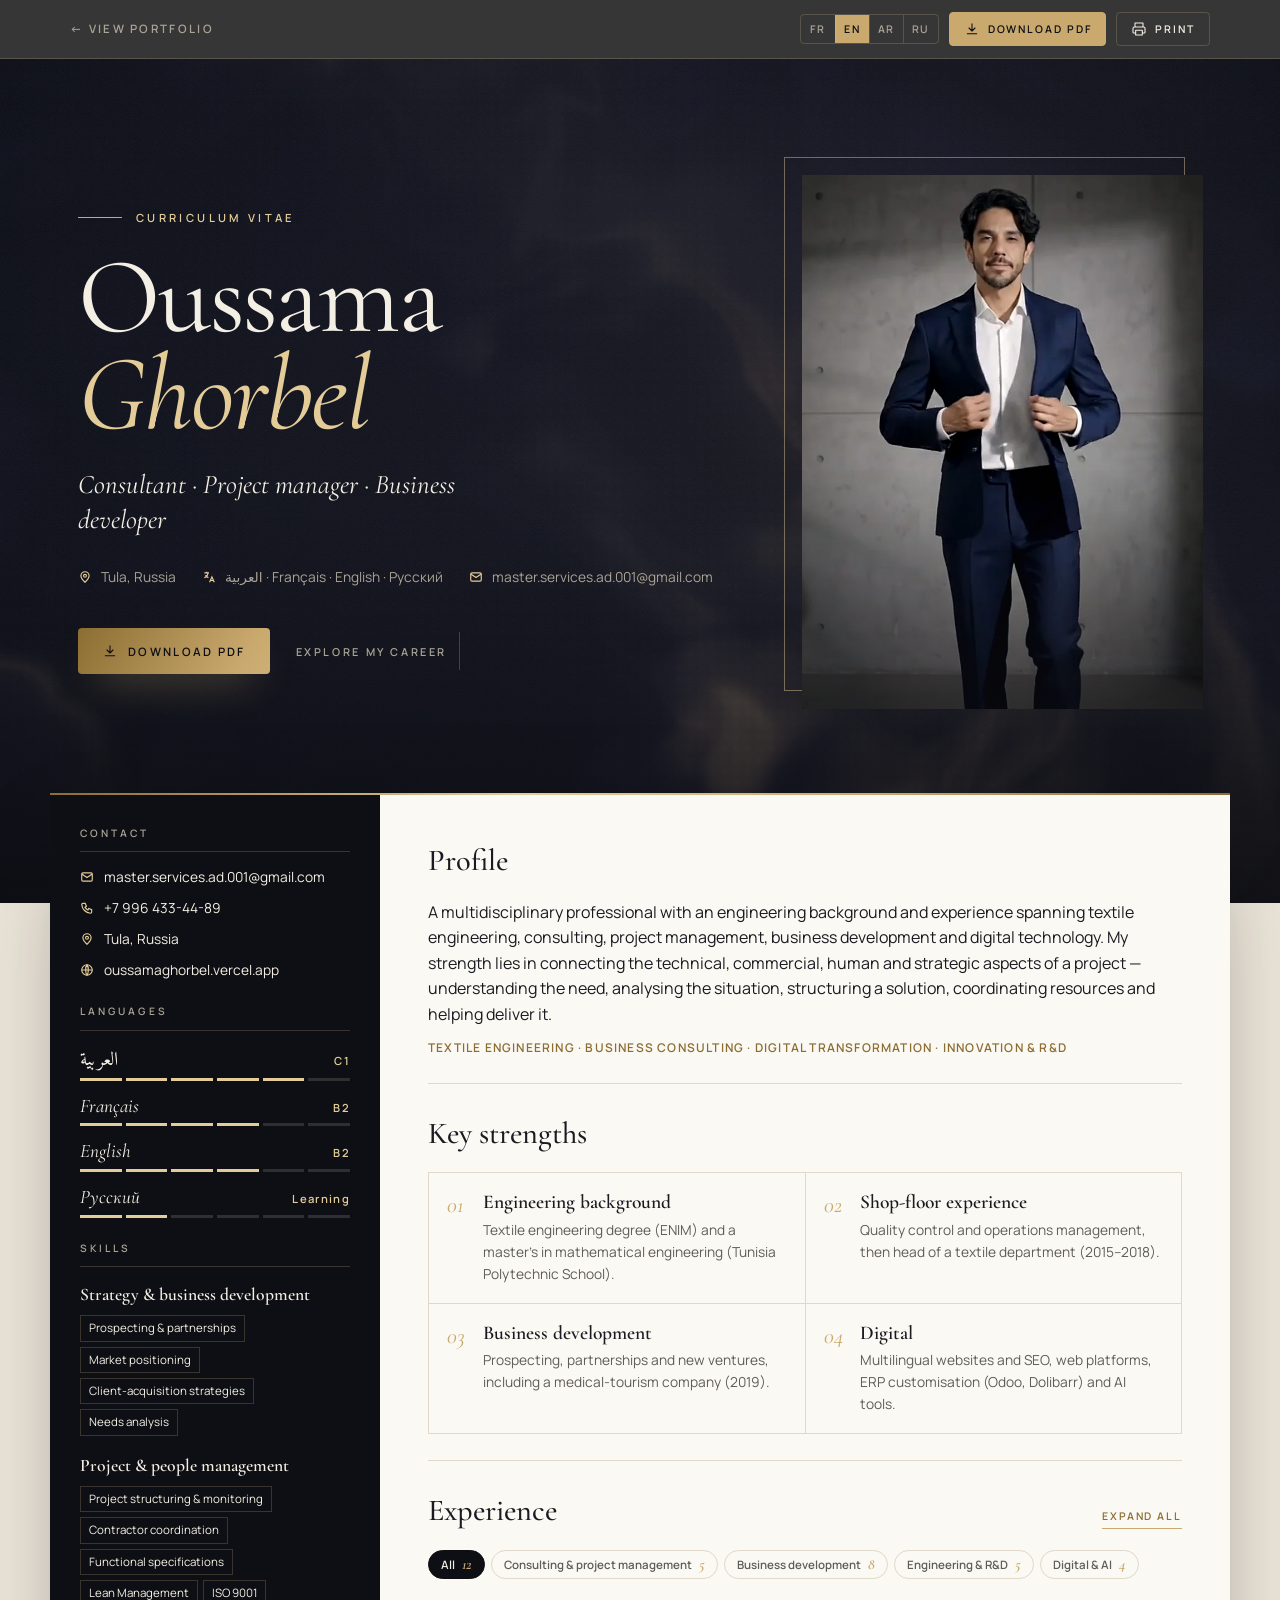
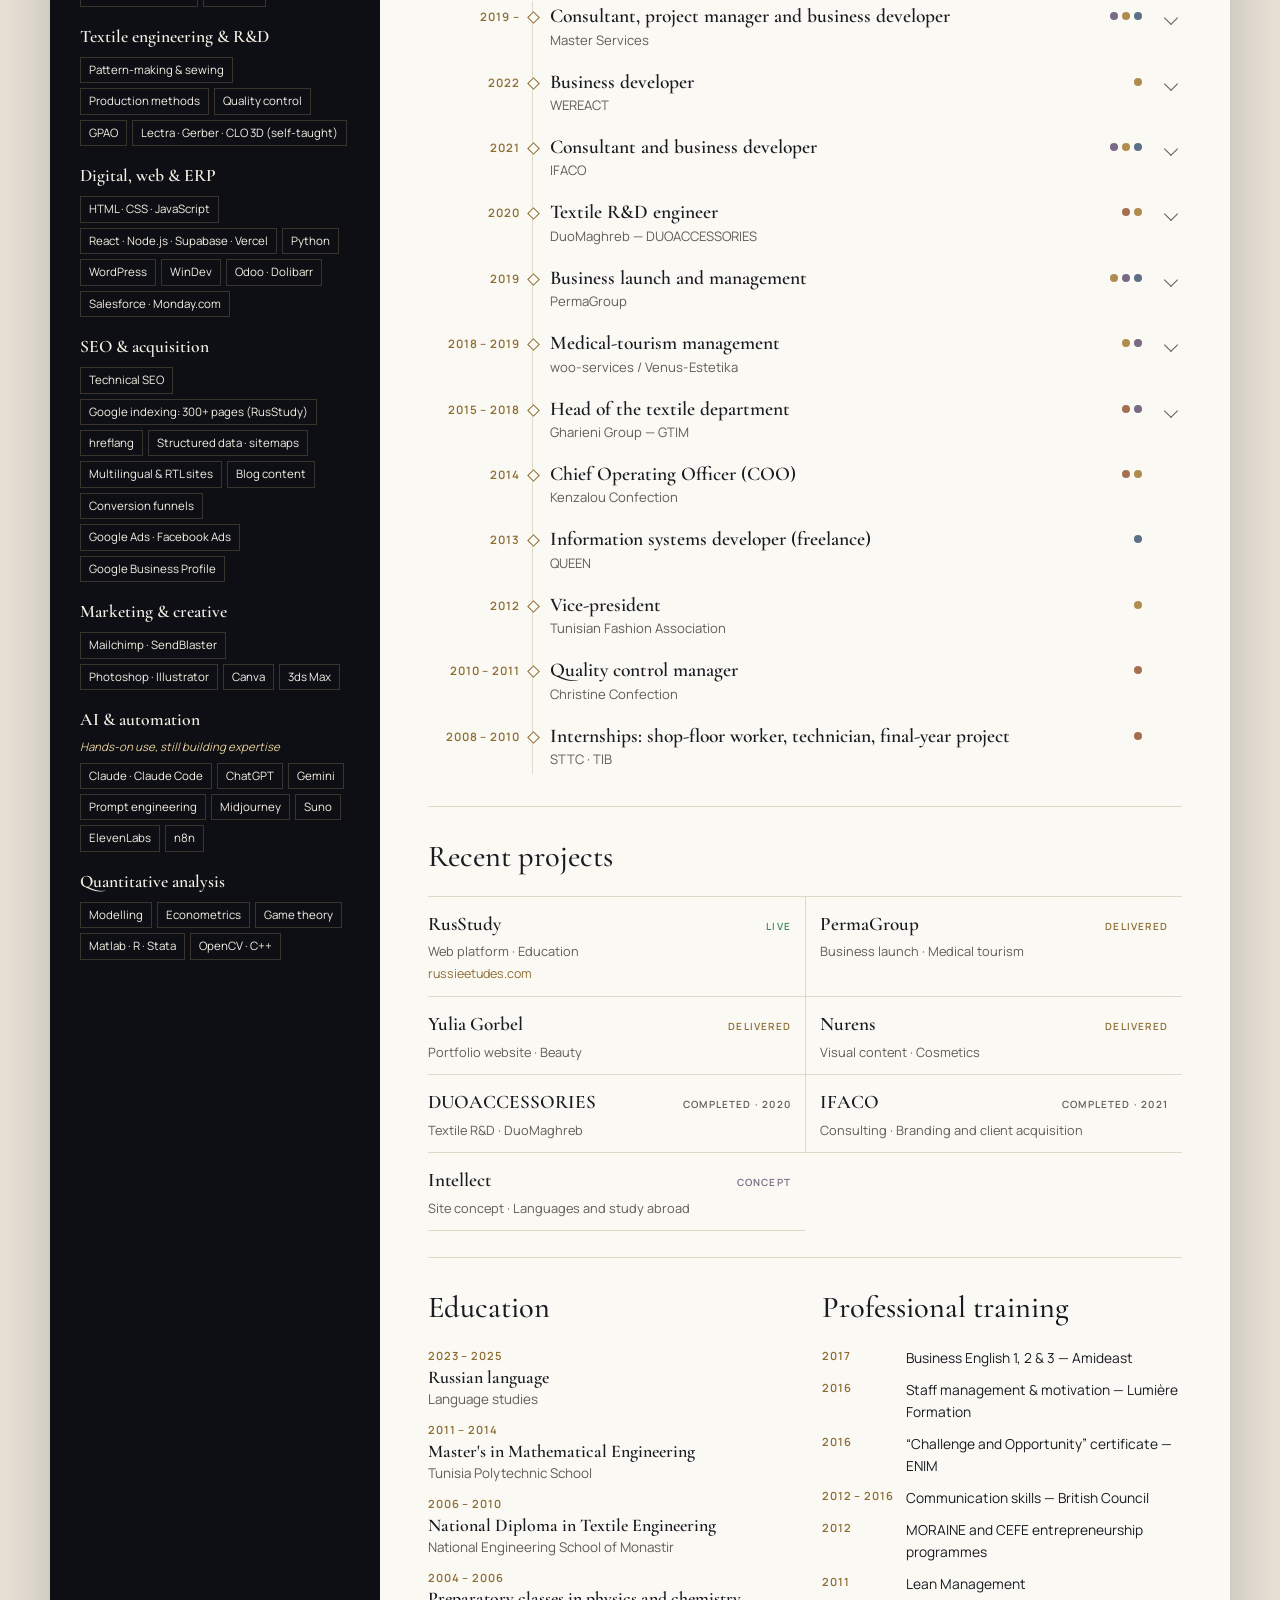
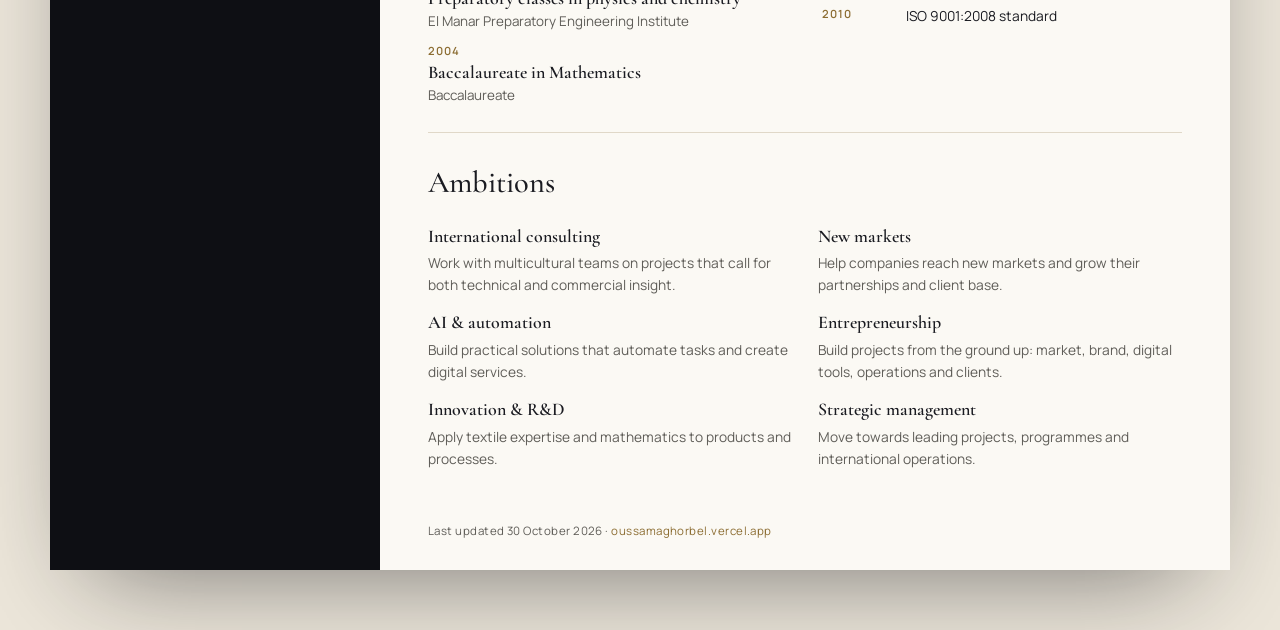
<file: cv.html>
<!doctype html>
<html lang="fr">
<head>
  <meta charset="utf-8">
  <title>CV — Oussama Ghorbel</title>
  <meta name="robots" content="noindex">
  <link rel="canonical" href="https://oussamaghorbel.vercel.app/cv/">
  <meta http-equiv="refresh" content="0; url=cv/">
  <script>location.replace("cv/" + location.search + location.hash);</script>
</head>
<body><p><a href="cv/">CV — Oussama Ghorbel</a></p></body>
</html>
</file>
<file: assets/css/site.css>
/* ==========================================================
   Oussama Ghorbel — site personnel
   Direction : éditoriale et noble. Serif Cormorant Garamond pour les titres,
   Manrope pour le texte, ivoire / noir / champagne, filets fins.
   ========================================================== */

:root {
  --ink: #0e0f14;
  --ink-2: #16171e;
  --paper: #f6f2ea;
  --paper-2: #ede6d8;
  --card: #fbf9f4;
  --text: #1a1b21;
  --muted: #5f5d58;
  --line: #ddd4c3;
  --gold: #c9a96e;
  --gold-2: #e3cc98;
  --gold-ink: #8c6d32;
  --on-dark: #f4efe4;
  --on-dark-muted: #a8a397;
  --hair-dark: rgba(227, 204, 152, .18);

  /* Domaines : nuances sobres autour du champagne */
  --biz: #b08d4f;
  --tex: #a4704f;
  --it: #5d7085;
  --res: #7a6a86;

  --radius: 4px;
  --shadow: 0 1px 0 rgba(14, 15, 20, .04), 0 24px 48px -32px rgba(14, 15, 20, .28);
  --font: "Manrope", system-ui, -apple-system, "Segoe UI", Roboto, sans-serif;
  --serif: "Cormorant Garamond", "Cormorant", Georgia, "Times New Roman", serif;
  --font-ar: "Noto Kufi Arabic", "Manrope", system-ui, sans-serif;
  --serif-ar: "Amiri", "Noto Naskh Arabic", serif;
  --ease: cubic-bezier(.2, .7, .1, 1);
  --wrap: 1200px;
}

@media (prefers-color-scheme: dark) {
  :root {
    --paper: #111216;
    --paper-2: #17181e;
    --card: #1b1c22;
    --text: #ece7dc;
    --muted: #a39e93;
    --line: #2c2b29;
    --gold-ink: #e3cc98;
    --shadow: 0 24px 48px -32px rgba(0, 0, 0, .7);
  }
}

*, *::before, *::after { box-sizing: border-box; }
html { scroll-behavior: smooth; scroll-padding-top: 80px; -webkit-text-size-adjust: 100%; }
body {
  margin: 0; background: var(--paper); color: var(--text);
  font-family: var(--font); font-size: 17px; line-height: 1.7;
  -webkit-font-smoothing: antialiased; overflow-x: hidden;
}
html[lang="ar"] body { font-family: var(--font-ar); }
img { max-width: 100%; display: block; }
a { color: inherit; }
p { margin: 0 0 1em; }

h1, h2, h3 { margin: 0 0 .5em; font-family: var(--serif); font-weight: 500; line-height: 1.08; letter-spacing: -.01em; }
h2 { font-size: clamp(2.3rem, 4.6vw, 3.9rem); }
h3 { font-size: 1.45rem; font-weight: 600; }
html[lang="ar"] h1, html[lang="ar"] h2, html[lang="ar"] h3 { font-family: var(--serif-ar); font-weight: 700; letter-spacing: 0; line-height: 1.35; }
html[lang="ar"] h3 { font-size: 1.3rem; }

.wrap { width: min(var(--wrap), 100% - 32px); margin-inline: auto; }
.skip { position: absolute; inset-inline-start: -999px; top: 8px; background: var(--gold); color: var(--ink); padding: 8px 14px; z-index: 100; }
.skip:focus { inset-inline-start: 8px; }
:focus-visible { outline: 1px solid var(--gold); outline-offset: 4px; }

.kicker {
  display: inline-flex; align-items: center; gap: .9em; margin-bottom: 1.2rem;
  font-size: .72rem; font-weight: 600; text-transform: uppercase; letter-spacing: .32em; color: var(--gold-ink);
}
.kicker::before { content: ""; width: 40px; height: 1px; background: currentColor; }
html[lang="ar"] .kicker { letter-spacing: 0; font-size: .92rem; }

/* ---------- Boutons ---------- */
.btn {
  position: relative; display: inline-flex; align-items: center; justify-content: center; gap: 10px;
  padding: 1.05em 2em; border-radius: var(--radius); text-decoration: none; overflow: hidden;
  font-size: .74rem; font-weight: 600; text-transform: uppercase; letter-spacing: .24em;
  border: 1px solid transparent; transition: color .4s var(--ease), border-color .4s, background .4s;
}
html[lang="ar"] .btn { letter-spacing: 0; font-size: .9rem; }
.btn span { position: relative; }
.btn--primary { background: var(--gold); color: var(--ink); }
.btn--ghost { border-color: rgba(244, 239, 228, .4); color: var(--on-dark); }
.btn--ghost:hover { border-color: var(--gold-2); color: var(--gold-2); }

/* ---------- Navigation ---------- */
.nav { position: fixed; inset: 0 0 auto 0; z-index: 50; color: var(--on-dark); transition: background .4s, border-color .4s; border-bottom: 1px solid transparent; }
.nav.is-scrolled {
  background: rgba(14, 15, 20, .82); border-bottom-color: var(--hair-dark);
  backdrop-filter: saturate(1.3) blur(16px); -webkit-backdrop-filter: saturate(1.3) blur(16px);
}
.nav__inner { display: flex; align-items: center; gap: 28px; height: 78px; }
.brand { display: flex; align-items: center; gap: 12px; text-decoration: none; }
.brand__mark { width: 46px; height: 46px; transition: transform .9s var(--ease); }
.brand:hover .brand__mark { transform: rotate(360deg); }
.brand__name { font-family: var(--serif); font-size: 1.3rem; font-weight: 500; letter-spacing: .02em; }
.nav__links { display: flex; gap: 32px; margin-inline-start: auto; }
.nav__links a {
  position: relative; text-decoration: none; padding: 6px 0;
  font-size: .7rem; font-weight: 600; text-transform: uppercase; letter-spacing: .22em; color: var(--on-dark-muted); transition: color .3s;
}
html[lang="ar"] .nav__links a { letter-spacing: 0; font-size: .9rem; }
.nav__links a::after { content: ""; position: absolute; inset: auto 0 0 0; height: 1px; background: var(--gold); transform: scaleX(0); transform-origin: right; transition: transform .5s var(--ease); }
.nav__links a:hover, .nav__links a.is-active { color: var(--on-dark); }
.nav__links a:hover::after, .nav__links a.is-active::after { transform: scaleX(1); transform-origin: left; }
.nav__tools { display: flex; align-items: center; gap: 12px; }
.lang { display: flex; border: 1px solid var(--hair-dark); border-radius: var(--radius); }
.lang button {
  border: 0; background: none; color: var(--on-dark-muted); cursor: pointer; min-width: 36px;
  font: 600 .68rem/1 var(--font); letter-spacing: .14em; padding: 9px 9px;
}
.lang button + button { border-inline-start: 1px solid var(--hair-dark); }
.lang button:hover { color: var(--on-dark); }
.lang button[aria-pressed="true"] { color: var(--ink); background: var(--gold); }
.burger { display: none; width: 42px; height: 42px; border: 1px solid var(--hair-dark); border-radius: var(--radius); background: none; cursor: pointer; padding: 0; }
.burger span { display: block; width: 18px; height: 1px; margin: 5px auto; background: var(--on-dark); transition: transform .3s; }
.burger[aria-expanded="true"] span:first-child { transform: translateY(3px) rotate(45deg); }
.burger[aria-expanded="true"] span:last-child { transform: translateY(-3px) rotate(-45deg); }

/* ---------- Hero vidéo ---------- */
.hero {
  position: relative; overflow: hidden; isolation: isolate;
  min-height: 100vh; min-height: 100svh; display: flex; align-items: flex-end;
  background: var(--ink) url("../video/showreel-poster.jpg") center / cover; color: var(--on-dark);
}
.hero__media { position: absolute; inset: -4%; z-index: -3; }
.hero__video { width: 100%; height: 100%; object-fit: cover; display: block; }
.hero { --bar: 9vh; }
.hero__veil {
  position: absolute; inset: 0; z-index: -2; pointer-events: none;
  background:
    linear-gradient(0deg, rgba(14, 15, 20, .85) 0%, rgba(14, 15, 20, .35) 32%, transparent 55%),
    linear-gradient(90deg, rgba(14, 15, 20, .55) 0%, transparent 45%),
    radial-gradient(130% 100% at 60% 35%, transparent 55%, rgba(14, 15, 20, .45) 100%);
}
html[dir="rtl"] .hero__veil {
  background:
    linear-gradient(0deg, rgba(14, 15, 20, .85) 0%, rgba(14, 15, 20, .35) 32%, transparent 55%),
    linear-gradient(270deg, rgba(14, 15, 20, .55) 0%, transparent 45%);
}
/* Bandes noires du format cinéma */
.hero__bar { position: absolute; inset-inline: 0; z-index: 2; height: var(--bar); background: #050507; pointer-events: none; }
.hero__bar--top { top: 0; }
.hero__bar--bottom { bottom: 0; }
.hero__grain {
  position: absolute; inset: -50%; z-index: -1; pointer-events: none; opacity: .08; mix-blend-mode: overlay;
  background-image: url("data:image/svg+xml,%3Csvg xmlns='http://www.w3.org/2000/svg' width='160' height='160'%3E%3Cfilter id='n'%3E%3CfeTurbulence type='fractalNoise' baseFrequency='.9' numOctaves='3' stitchTiles='stitch'/%3E%3C/filter%3E%3Crect width='100%25' height='100%25' filter='url(%23n)'/%3E%3C/svg%3E");
  animation: grain 1.2s steps(6) infinite;
}
@keyframes grain { 0%, 100% { transform: translate(0, 0); } 25% { transform: translate(-3%, 2%); } 50% { transform: translate(2%, -3%); } 75% { transform: translate(3%, 3%); } }
.hero__spark { position: absolute; inset: 0; width: 100%; height: 100%; pointer-events: none; z-index: 1; }
.hero__content { position: relative; z-index: 3; padding: 140px 0 calc(var(--bar) + clamp(36px, 6vh, 64px)); }
.hero .kicker { color: var(--gold-2); }
.hero__name {
  font-size: clamp(3rem, 7.2vw, 6.6rem); text-shadow: 0 10px 40px rgba(0, 0, 0, .35); font-weight: 400; line-height: .9; letter-spacing: -.02em;
  margin: 0 0 .3em; direction: ltr; text-align: start;
}
html[dir="rtl"] .hero__name { text-align: right; font-family: var(--serif); font-weight: 400; line-height: .9; }
.hero__name .line { display: block; }
.hero__name .line--gold { font-style: italic; color: var(--gold-2); padding-inline-start: .55em; }
html[dir="rtl"] .hero__name .line--gold { padding-inline-start: 0; padding-inline-end: .55em; }
.hero__name .char { display: inline-block; overflow: hidden; vertical-align: top; padding: 0 .02em .1em; margin-bottom: -.1em; }
.hero__name .char > span { display: inline-block; will-change: transform; }
.hero__lead { font-size: clamp(1.02rem, 1.4vw, 1.18rem); color: rgba(244, 239, 228, .78); max-width: 34em; }
.hero__cta { display: flex; flex-wrap: wrap; gap: 14px; margin: 26px 0 0; }
.hero__langs { list-style: none; padding: 0; margin: 0; display: flex; flex-wrap: wrap; }
.hero__langs li { font-family: var(--serif); font-size: 1.05rem; font-style: italic; color: var(--on-dark-muted); padding: 0 14px; border-inline-start: 1px solid var(--hair-dark); }
.hero__langs li:first-child { padding-inline-start: 0; border: 0; }
.hero__langs li[lang="ar"] { font-family: var(--serif-ar); font-style: normal; }
.hero__controls { position: absolute; z-index: 4; inset-inline-end: clamp(16px, 4vw, 56px); bottom: calc(var(--bar) / 2); transform: translateY(50%); display: flex; gap: 8px; }
.hero__timeline {
  position: absolute; z-index: 4; inset-inline-start: clamp(16px, 4vw, 56px); bottom: calc(var(--bar) / 2); transform: translateY(50%);
  display: flex; align-items: center; gap: 14px; width: min(42vw, 520px); direction: ltr;
  font: 600 .66rem/1 var(--font); letter-spacing: .18em; color: var(--on-dark-muted); font-variant-numeric: tabular-nums;
}
.hero__progress { position: relative; flex: 1; height: 14px; cursor: pointer; }
.hero__progress::before { content: ""; position: absolute; inset: 6px 0; background: rgba(244, 239, 228, .18); }
.hero__progress i { position: absolute; inset: 6px 0; background: var(--gold-2); transform-origin: left; transform: scaleX(0); }
.hero__progress:hover::before, .hero__progress:hover i { inset: 5px 0; }
/* Bouton « Regarder avec le son » */
.hero__watch {
  position: absolute; z-index: 4; inset-inline-end: clamp(24px, 7vw, 110px); bottom: calc(var(--bar) + clamp(40px, 8vh, 90px));
  display: flex; align-items: center; gap: 18px; flex-direction: row-reverse;
  background: none; border: 0; color: var(--on-dark); cursor: pointer; padding: 0;
}
.hero__watch-ring { position: relative; width: 112px; height: 112px; display: block; }
.hero__watch-ring > svg { width: 100%; height: 100%; animation: spin 16s linear infinite; }
.hero__watch-ring circle { fill: none; stroke: rgba(244, 239, 228, .55); stroke-width: 1; }
.hero__watch-ring circle.dash { stroke: var(--gold-2); stroke-dasharray: 2 6; }
.hero__watch-icon { position: absolute; inset: 0; display: grid; place-items: center; }
.hero__watch-icon svg { width: 26px; height: 26px; fill: var(--on-dark); margin-inline-start: 4px; transition: transform .5s var(--ease); }
.hero__watch:hover .hero__watch-icon svg { transform: scale(1.25); }
.hero__watch-label { font-family: var(--serif); font-style: italic; font-size: 1.35rem; text-shadow: 0 4px 20px rgba(0, 0, 0, .5); }
html[lang="ar"] .hero__watch-label { font-family: var(--serif-ar); font-style: normal; }
.hero.is-sound .hero__watch-ring > svg { animation-duration: 4s; }
.hero.is-sound .hero__watch-ring circle:first-child { stroke: var(--gold-2); }
@keyframes spin { to { transform: rotate(360deg); } }

.vbtn {
  display: inline-flex; align-items: center; gap: 10px; cursor: pointer; padding: 11px 16px;
  font: 600 .66rem/1 var(--font); text-transform: uppercase; letter-spacing: .2em;
  background: rgba(14, 15, 20, .45); color: var(--on-dark); border: 1px solid var(--hair-dark); border-radius: var(--radius);
  backdrop-filter: blur(10px); -webkit-backdrop-filter: blur(10px); transition: border-color .3s, color .3s;
}
html[lang="ar"] .vbtn { font-family: var(--font-ar); letter-spacing: 0; font-size: .82rem; }
.vbtn:hover { border-color: var(--gold-2); color: var(--gold-2); }
.vbtn svg { width: 14px; height: 14px; fill: currentColor; }
.vbtn .i-wave, .vbtn .i-mute { fill: none; stroke: currentColor; stroke-width: 2; stroke-linecap: round; }
#heroPlay .i-play, #heroSound .i-wave { display: none; }
#heroPlay[aria-pressed="true"] .i-play, #heroSound[aria-pressed="true"] .i-wave { display: inline; }
#heroPlay[aria-pressed="true"] .i-pause, #heroSound[aria-pressed="true"] .i-mute { display: none; }
.hero__scroll { position: absolute; z-index: 4; inset-inline-start: 50%; bottom: calc(var(--bar) - 30px); width: 1px; height: 60px; background: var(--hair-dark); overflow: hidden; }
.hero__scroll span { position: absolute; inset: 0; background: var(--gold-2); animation: scrolline 2.2s var(--ease) infinite; }
@keyframes scrolline { 0% { transform: translateY(-100%); } 60%, 100% { transform: translateY(100%); } }

/* ---------- Bandeau ---------- */
.marquee { overflow: hidden; background: var(--ink); color: var(--on-dark); padding: 26px 0; border-block: 1px solid var(--hair-dark); direction: ltr; }
.marquee__track { display: flex; width: max-content; will-change: transform; }
.marquee__group { display: flex; align-items: center; flex-shrink: 0; }
.marquee__group span { font-family: var(--serif); font-style: italic; font-size: clamp(1.6rem, 3.4vw, 2.8rem); padding: 0 34px; white-space: nowrap; }
html[lang="ar"] .marquee__group span { font-family: var(--serif-ar); font-style: normal; }
.marquee__group i { width: 8px; height: 8px; flex-shrink: 0; transform: rotate(45deg); border: 1px solid var(--gold); }

/* ---------- Progression de lecture ---------- */
.progress { position: fixed; inset: 0 0 auto 0; z-index: 60; height: 2px; pointer-events: none; }
.progress i { display: block; height: 100%; background: linear-gradient(90deg, var(--gold), var(--gold-2)); transform-origin: left; transform: scaleX(0); }
html[dir="rtl"] .progress i { transform-origin: right; }

/* ---------- Rôles (bande défilante horizontale) ---------- */
.roles { position: relative; background: #08090c; color: var(--on-dark); overflow: hidden; }
.roles__pin { min-height: 100vh; min-height: 100svh; display: flex; flex-direction: column; justify-content: center; gap: clamp(20px, 4vh, 44px); padding: 110px 0 48px; }
.roles__head { display: flex; justify-content: space-between; align-items: flex-end; gap: 24px; }
.roles .kicker { color: var(--gold-2); }
.roles h2 { margin: 0; }
.roles__count { margin: 0; font-family: var(--serif); font-style: italic; font-size: 1.6rem; color: var(--on-dark-muted); white-space: nowrap; direction: ltr; }
.roles__count span:first-child { color: var(--gold-2); font-size: 2.6rem; }
.roles__viewport { overflow-x: auto; scroll-snap-type: x mandatory; scrollbar-width: none; -webkit-overflow-scrolling: touch; }
.roles__viewport::-webkit-scrollbar { display: none; }
@media (min-width: 701px) { .has-motion .roles__viewport { overflow: visible; } }
.roles__track { display: flex; align-items: flex-start; gap: clamp(14px, 2.2vw, 32px); width: max-content; direction: ltr; padding-inline: max(16px, calc((100vw - var(--wrap)) / 2)); will-change: transform; }
.role {
  position: relative; flex-shrink: 0; width: clamp(230px, 23vw, 350px); aspect-ratio: 3 / 4; padding: 0; border: 0; overflow: hidden;
  background: #000; color: var(--on-dark); cursor: pointer; text-align: start; scroll-snap-align: center; font: inherit;
}
.role__media, .role__media img { display: block; width: 100%; height: 100%; }
.role__media img { object-fit: cover; filter: grayscale(.9) contrast(1.06) brightness(.85); transform: scale(1.08); transition: filter 1s var(--ease), transform 1.4s var(--ease); }
.role:hover .role__media img, .role:focus-visible .role__media img, .role.is-active .role__media img { filter: none; transform: scale(1); }
.role__gl { position: absolute; inset: 0; width: 100%; height: 100%; opacity: 0; pointer-events: none; }
.role::after { content: ""; position: absolute; inset: 0; background: linear-gradient(0deg, rgba(5, 5, 7, .9) 0%, transparent 50%); pointer-events: none; }
.role::before { content: ""; position: absolute; inset: 10px; z-index: 2; border: 1px solid rgba(227, 204, 152, 0); transition: border-color .8s var(--ease), inset .8s var(--ease); pointer-events: none; }
.role:hover::before, .role.is-active::before { border-color: rgba(227, 204, 152, .45); inset: 14px; }
.role__num { position: absolute; z-index: 2; top: 22px; inset-inline-start: 24px; font-family: var(--serif); font-style: italic; font-size: 1.4rem; color: var(--gold-2); }
.role__body { position: absolute; z-index: 2; inset: auto 24px 24px; display: flex; flex-direction: column; gap: 6px; }
html[dir="rtl"] .role__body { direction: rtl; text-align: right; }
.role__starring { font-size: .6rem; font-weight: 600; text-transform: uppercase; letter-spacing: .26em; color: var(--on-dark-muted); }
html[lang="ar"] .role__starring { letter-spacing: 0; font-size: .78rem; }
.role__title { font-family: var(--serif); font-size: clamp(1.7rem, 2.4vw, 2.3rem); line-height: 1.05; }
html[lang="ar"] .role__title { font-family: var(--serif-ar); }
.role__genre { font-size: .8rem; color: var(--gold-2); }
.roles__foot { display: flex; align-items: center; gap: 22px; }
.roles__hint { font-size: .66rem; font-weight: 600; text-transform: uppercase; letter-spacing: .26em; color: var(--on-dark-muted); white-space: nowrap; }
html[lang="ar"] .roles__hint { letter-spacing: 0; font-size: .85rem; }
.roles__bar { position: relative; flex: 1; height: 1px; background: rgba(244, 239, 228, .15); }
.roles__bar i { position: absolute; inset: 0; background: var(--gold-2); transform-origin: left; transform: scaleX(.16); }
html[dir="rtl"] .roles__bar i { transform-origin: right; }

/* ---------- Chiffres ---------- */
.stats { background: var(--ink-2); color: var(--on-dark); }
.stats__grid { display: grid; grid-template-columns: repeat(4, 1fr); }
.stat { padding: 40px 20px; text-align: center; border-inline-start: 1px solid var(--hair-dark); }
.stat:first-child { border-inline-start: 0; }
.stat strong { display: block; font-family: var(--serif); font-size: 3.2rem; font-weight: 500; color: var(--gold-2); line-height: 1; margin-bottom: 8px; }
.stat span { font-size: .7rem; text-transform: uppercase; letter-spacing: .22em; color: var(--on-dark-muted); }
html[lang="ar"] .stat span { letter-spacing: 0; font-size: .88rem; }

/* ---------- Sections ---------- */
.section { position: relative; padding: clamp(90px, 12vw, 160px) 0; }
.section--alt { background: var(--paper-2); }
.section__head { max-width: 760px; margin-bottom: 56px; }
.section__lead { color: var(--muted); font-size: 1.1rem; }

/* ---------- À propos ---------- */
.about { display: grid; grid-template-columns: 1fr; gap: clamp(40px, 7vw, 110px); align-items: end; }
.about__text { max-width: 46em; }

.about__text { padding-bottom: 40px; }
.about__text p { color: var(--muted); }
.about blockquote {
  margin: 36px 0 0; padding: 0 0 0 28px; border-inline-start: 1px solid var(--gold);
  font-family: var(--serif); font-style: italic; font-size: 1.6rem; line-height: 1.35; color: var(--text);
}
html[dir="rtl"] .about blockquote { padding: 0 28px 0 0; }
html[lang="ar"] .about blockquote { font-family: var(--serif-ar); font-style: normal; }

/* ---------- Domaines : scène 3D (canvas data-threads="sculpture", assets/js/threads.js) ----------
   Sans animation : bloc statique, les quatre textes visibles.
   Avec animation (.has-motion) : la scène reste à l'écran pendant que le scroll passe d'un domaine au suivant. */
.fields { position: relative; background: #0a0b0f; color: var(--on-dark); }
.fields__sticky { position: relative; overflow: hidden; isolation: isolate; min-height: 100vh; min-height: 100svh; display: grid; align-items: center; padding: 110px 0 56px; }
.fields__sticky::before {
  content: ""; position: absolute; inset: 0; z-index: -2; pointer-events: none;
  background:
    radial-gradient(46% 62% at 72% 50%, rgba(201, 169, 110, .13), transparent 72%),
    radial-gradient(90% 120% at 72% 50%, rgba(40, 42, 70, .5), transparent 70%);
}
html[dir="rtl"] .fields__sticky::before { transform: scaleX(-1); }
.fields__gl { position: absolute; inset: 0; width: 100%; height: 100%; z-index: -1; pointer-events: none; opacity: 0; transition: opacity 1.4s; --cx: .44; --cy: 0; --rx: .4; --ry: .57; }
.fields__gl.is-ready { opacity: 1; }
.fields__inner { position: relative; display: grid; grid-template-columns: minmax(0, 5fr) minmax(0, 6fr); align-items: center; }
.fields .kicker { color: var(--gold-2); }
.fields h2 { font-size: clamp(2rem, 3.5vw, 3.2rem); margin-bottom: 1em; max-width: 13em; }
.fields__list { list-style: none; margin: 0; padding: 0; border-bottom: 1px solid var(--hair-dark); }
.field { --f: 1; position: relative; border-top: 1px solid var(--hair-dark); }
.field::before { content: ""; position: absolute; inset: -1px 0 auto 0; height: 1px; background: var(--gold-2); transform-origin: left; transform: scaleX(0); transition: transform .5s var(--ease); }
html[dir="rtl"] .field::before { transform-origin: right; }
.field.is-active::before { transform: scaleX(var(--f)); transition: none; }
.field__title { margin: 0; font-size: clamp(1.35rem, 1.9vw, 1.75rem); font-weight: 500; }
.field__title button {
  display: grid; grid-template-columns: 2.4em 1.6em 1fr; align-items: center; gap: 0 .35em; width: 100%; padding: 18px 0;
  background: none; border: 0; color: var(--on-dark-muted); font: inherit; text-align: start; cursor: pointer; transition: color .5s var(--ease);
}
.field__title button:hover, .field.is-active .field__title button { color: var(--on-dark); }
.field__num { font-style: italic; font-size: .8em; color: rgba(227, 204, 152, .45); transition: color .5s; }
.field.is-active .field__num { color: var(--gold-2); }
.field__icon { width: 1em; height: 1em; opacity: .5; transition: opacity .5s, color .5s; }
.field.is-active .field__icon { opacity: 1; color: var(--gold-2); }
.field__icon svg { display: block; width: 100%; height: 100%; fill: none; stroke: currentColor; stroke-width: 1.1; stroke-linecap: round; stroke-linejoin: round; }
.field__body { display: grid; grid-template-rows: 1fr; }
.field__body p { overflow: hidden; min-height: 0; margin: 0; padding: 0 0 22px; padding-inline-start: 4.35em; max-width: 34em; color: var(--on-dark-muted); font-size: .98rem; }
.fields__count { position: absolute; inset-inline-end: 0; bottom: -4vh; margin: 0; font-family: var(--serif); font-style: italic; font-size: 1.6rem; color: var(--on-dark-muted); direction: ltr; display: none; }
.fields__count span { color: var(--gold-2); font-size: 2.6rem; }
html[dir="rtl"] .fields__count { inset-inline-end: auto; inset-inline-start: 0; }
.has-motion .fields { height: 440vh; }
.has-motion .fields__sticky { position: sticky; top: 0; height: 100vh; height: 100svh; min-height: 0; }
.has-motion .fields__count { display: block; }
.has-motion .field__body { grid-template-rows: 0fr; opacity: 0; transition: grid-template-rows .9s var(--ease), opacity .5s; }
.has-motion .field.is-active .field__body { grid-template-rows: 1fr; opacity: 1; transition: grid-template-rows .9s var(--ease), opacity .9s .15s; }

/* ---------- Interlude ---------- */
.interlude { position: relative; overflow: hidden; background: var(--ink); color: var(--on-dark); padding: clamp(80px, 10vw, 140px) 0 0; }
.interlude__quote { padding-bottom: clamp(150px, 21vw, 300px); max-width: 980px; margin-inline: auto; text-align: center; }
.interlude .ornament { justify-content: center; }
.interlude__quote blockquote { margin: 0; font-family: var(--serif); font-size: clamp(2.2rem, 4.6vw, 4.2rem); line-height: 1.12; font-weight: 400; }
html[lang="ar"] .interlude__quote blockquote { font-family: var(--serif-ar); line-height: 1.5; }
.interlude__sign { margin-top: 28px; font-size: .72rem; text-transform: uppercase; letter-spacing: .3em; color: var(--on-dark-muted); }
.interlude__sign::before { content: "— "; color: var(--gold); }
.interlude__big {
  position: absolute; inset: auto -2% -6% auto; z-index: 0; pointer-events: none; white-space: nowrap; direction: ltr;
  font-family: var(--serif); font-style: italic; font-size: clamp(8rem, 22vw, 22rem); line-height: .8;
  color: transparent; -webkit-text-stroke: 1px rgba(227, 204, 152, .12);
}
.interlude .wrap { position: relative; z-index: 1; }
/* Nappe de fils en 3D derrière la citation (canvas data-threads="field") */
.interlude__gl {
  position: absolute; inset: 0; width: 100%; height: 100%; z-index: 0; pointer-events: none; opacity: 0; transition: opacity 1.6s; --cy: -.52;
  -webkit-mask-image: linear-gradient(to bottom, transparent 38%, #000 82%); mask-image: linear-gradient(to bottom, transparent 38%, #000 82%);
}
.interlude__gl.is-ready { opacity: 1; }

/* ---------- Portfolio ---------- */
.filters { display: flex; flex-wrap: wrap; margin-bottom: 40px; border-bottom: 1px solid var(--line); }
.filters button {
  position: relative; border: 0; background: none; color: var(--muted); cursor: pointer; margin-inline-end: 28px;
  font: 600 .7rem/1 var(--font); text-transform: uppercase; letter-spacing: .2em; padding: 16px 0;
}
html[lang="ar"] .filters button { letter-spacing: 0; font-size: .9rem; font-family: var(--font-ar); }
.filters button::after { content: ""; position: absolute; inset: auto 0 -1px 0; height: 1px; background: var(--gold-ink); transform: scaleX(0); transition: transform .5s var(--ease); }
.filters button:hover, .filters button[aria-pressed="true"] { color: var(--text); }
.filters button[aria-pressed="true"]::after { transform: scaleX(1); }
.filters .count { font-family: var(--serif); font-style: italic; letter-spacing: 0; font-size: 1rem; color: var(--gold-ink); margin-inline-start: 6px; text-transform: none; }
.projects { display: grid; grid-template-columns: repeat(auto-fill, minmax(320px, 1fr)); border-top: 1px solid var(--line); border-inline-start: 1px solid var(--line); }
.project {
  position: relative; display: flex; flex-direction: column; min-height: 270px;
  padding: 32px 30px 34px; overflow: hidden;
  border-inline-end: 1px solid var(--line); border-bottom: 1px solid var(--line);
  transition: background .5s var(--ease);
}
.project:hover { background: var(--card); }
.project__img { margin: -32px -30px 22px; aspect-ratio: 16 / 9; object-fit: cover; width: calc(100% + 60px); max-width: none; }
.project__meta { display: flex; align-items: center; justify-content: space-between; gap: 10px; margin-bottom: 22px; }
.project__year { font-family: var(--serif); font-size: 1.5rem; font-style: italic; color: var(--gold-ink); line-height: 1; }
.project__tags { display: flex; flex-wrap: wrap; gap: 6px; justify-content: flex-end; }
.tag {
  --c: var(--biz); font-size: .6rem; font-weight: 600; text-transform: uppercase; letter-spacing: .16em;
  padding: 5px 8px; border: 1px solid color-mix(in srgb, var(--c) 45%, transparent); color: var(--c);
}
html[lang="ar"] .tag { letter-spacing: 0; font-size: .74rem; }
.tag[data-d="consulting"] { --c: var(--res); }
.tag[data-d="engineering"] { --c: var(--tex); }
.tag[data-d="digital"] { --c: var(--it); }
.project h3 { font-size: 1.55rem; margin-bottom: 12px; }
.project p { color: var(--muted); font-size: .93rem; margin: 0; }
.project__link { margin-top: 18px; font-size: .7rem; font-weight: 600; text-transform: uppercase; letter-spacing: .2em; color: var(--gold-ink); text-decoration: none; }
.project[hidden] { display: none; }
.projects__more { text-align: center; color: var(--muted); margin: 40px 0 0; font-family: var(--serif); font-style: italic; font-size: 1.25rem; }

/* ---------- Études de cas ---------- */
.cases { display: grid; gap: clamp(64px, 9vw, 120px); margin-bottom: clamp(80px, 10vw, 130px); }
.case { display: grid; grid-template-columns: 1.08fr .92fr; gap: clamp(28px, 5vw, 72px); align-items: center; }
.case--alt .case__media { order: 2; }
.case[hidden] { display: none; }
.case__media { position: relative; margin: 0; overflow: hidden; aspect-ratio: 4 / 3; background: var(--ink); box-shadow: 0 40px 80px -48px rgba(14, 15, 20, .55); }
.case__media > img { width: 100%; height: 100%; object-fit: cover; transition: transform 1.4s var(--ease); }
.case:hover .case__media > img { transform: scale(1.03); }
.case__illus { position: absolute; inset-inline-end: 12px; bottom: 10px; z-index: 3; font-size: .6rem; font-weight: 600; letter-spacing: .18em; text-transform: uppercase; color: rgba(255, 255, 255, .55); mix-blend-mode: difference; }
html[lang="ar"] .case__illus { letter-spacing: 0; font-size: .75rem; }
.case__body { min-width: 0; }
.case__top { display: flex; align-items: center; justify-content: space-between; gap: 12px; flex-wrap: wrap; margin-bottom: 14px; }
.case__kind { font-size: .66rem; font-weight: 600; text-transform: uppercase; letter-spacing: .24em; color: var(--gold-ink); }
html[lang="ar"] .case__kind { letter-spacing: 0; font-size: .85rem; }
.case__title { font-size: clamp(2.2rem, 4vw, 3.4rem); margin-bottom: 14px; }
.case__context { color: var(--muted); }
.case__label { margin: 22px 0 10px; font-size: .66rem; font-weight: 600; text-transform: uppercase; letter-spacing: .24em; color: var(--text); }
html[lang="ar"] .case__label { letter-spacing: 0; font-size: .85rem; }
.case__did { list-style: none; padding: 0; margin: 0 0 22px; display: grid; gap: 9px; }
.case__did li { display: grid; grid-template-columns: 14px 1fr; gap: 10px; font-size: .95rem; }
.case__did li::before { content: ""; width: 6px; height: 6px; margin-top: .6em; transform: rotate(45deg); border: 1px solid var(--gold-ink); }
.case__stack { display: flex; flex-wrap: wrap; gap: 6px; margin-bottom: 20px; }
.case__stack span { font-size: .72rem; padding: 5px 10px; border: 1px solid var(--line); color: var(--muted); }
.case__link { display: inline-flex; align-items: center; gap: 10px; text-decoration: none; font-size: .72rem; font-weight: 600; text-transform: uppercase; letter-spacing: .22em; color: var(--text); padding-bottom: 6px; border-bottom: 1px solid var(--gold); }
.case__link i { font-style: normal; transition: transform .4s var(--ease); }
.case__link:hover i { transform: translate(3px, -3px); }
.status { display: inline-flex; align-items: center; gap: 8px; font-size: .66rem; font-weight: 600; text-transform: uppercase; letter-spacing: .18em; color: var(--muted); padding: 5px 10px; border: 1px solid var(--line); }
html[lang="ar"] .status { letter-spacing: 0; font-size: .8rem; }
.status i { width: 7px; height: 7px; border-radius: 50%; background: currentColor; }
.status--live { color: #3f8a5a; border-color: rgba(63, 138, 90, .35); }
.status--live i { box-shadow: 0 0 0 0 rgba(63, 138, 90, .5); animation: pulse 2s infinite; }
.status--delivered { color: var(--gold-ink); border-color: rgba(140, 109, 50, .35); }
.status--concept { color: var(--res); border-style: dashed; }
.status--wip { color: var(--it); }
@keyframes pulse { 70% { box-shadow: 0 0 0 8px rgba(63, 138, 90, 0); } 100% { box-shadow: 0 0 0 0 rgba(63, 138, 90, 0); } }
.archive__head { display: flex; justify-content: space-between; align-items: baseline; gap: 20px; flex-wrap: wrap; margin-bottom: 22px; padding-top: 30px; border-top: 1px solid var(--line); }
.archive__head h3 { font-size: 1.9rem; margin: 0; }
.archive__head p { margin: 0; color: var(--muted); font-size: .95rem; }
.archive__head[hidden] { display: none; }

/* Aperçus illustratifs (repris du studio web d'Oussama) */
.mock { position: absolute; inset: 0; }
.mock .m-bar { display: flex; align-items: center; gap: 6px; padding: 10px 12px; background: rgba(255, 255, 255, .06); }
.mock .m-bar i { width: 8px; height: 8px; border-radius: 50%; background: rgba(255, 255, 255, .25); }
.m-pg { background: #f6f1e6; color: #111; padding: 9%; display: grid; align-content: center; gap: 16px; }
.m-pg .k { font-size: 10px; letter-spacing: .2em; text-transform: uppercase; color: #9c8248; }
.m-pg h4 { font-family: var(--serif); font-weight: 500; font-size: clamp(26px, 3.4vw, 42px); line-height: 1.05; margin: 0; }
.m-pg h4 i { color: #a88b4e; }
.m-pg .rule { height: 1px; background: #c9a962; width: 64px; }
.m-pg .grid8 { display: grid; grid-template-columns: repeat(4, 1fr); gap: 6px; }
.m-pg .grid8 div { aspect-ratio: 1; border: 1px solid #d9cba8; background: #fbf8f1; }
.m-pg .grid8 div:nth-child(3n+1) { background: #111; }
.m-yg { background: #121212; color: #eee; display: grid; grid-template-rows: auto 1fr; direction: ltr; }
.m-yg .hd { display: flex; justify-content: space-between; align-items: baseline; padding: 16px 18px; }
.m-yg .hd b { font-family: var(--serif); font-style: italic; font-weight: 500; font-size: 24px; }
.m-yg .hd span { font-size: 10px; letter-spacing: .14em; opacity: .6; }
.ba { position: relative; margin: 0 18px 18px; overflow: hidden; --pos: 52%; }
.ba .before, .ba .after { position: absolute; inset: 0; }
.ba .before { background: repeating-linear-gradient(115deg, #4a4540 0 6px, #3d3934 6px 13px), #3f3a35; filter: saturate(.5); }
.ba .after { background: repeating-linear-gradient(115deg, #8a5a3a 0 5px, #a46d45 5px 9px, #7a4e32 9px 14px); clip-path: inset(0 0 0 var(--pos)); }
.ba .after::after { content: ""; position: absolute; inset: 0; background: radial-gradient(ellipse at 70% 30%, rgba(255, 220, 180, .35), transparent 60%); }
.ba .handle { position: absolute; top: 0; bottom: 0; left: var(--pos); width: 2px; background: #fff; transform: translateX(-1px); pointer-events: none; }
.ba .handle::after { content: "⇆"; position: absolute; top: 50%; left: 50%; transform: translate(-50%, -50%); width: 32px; height: 32px; border-radius: 50%; background: #fff; color: #121212; display: grid; place-items: center; font-size: 14px; }
.ba .tag { position: absolute; bottom: 10px; font-size: 11px; padding: 3px 8px; background: rgba(0, 0, 0, .55); color: #fff; pointer-events: none; border: 0; letter-spacing: 0; text-transform: none; }
.ba .tag.l { left: 10px; } .ba .tag.r { right: 10px; }
.ba input { position: absolute; inset: 0; width: 100%; height: 100%; opacity: 0; cursor: ew-resize; margin: 0; }
.m-nu { background: #e9e4de; display: grid; place-items: center; padding: 7%; }
.m-nu .sq { aspect-ratio: 1; height: 100%; max-width: 100%; background: linear-gradient(160deg, #f7f3ee, #e2d8cc); position: relative; display: flex; align-items: flex-end; justify-content: center; gap: 6%; padding-bottom: 16%; box-shadow: 0 10px 30px -18px rgba(60, 40, 20, .5); }
.m-nu .bt { width: 13%; border-radius: 6px 6px 4px 4px; position: relative; background: linear-gradient(90deg, #d8cfc4, #fff 40%, #d6ccbf); }
.m-nu .bt::before { content: ""; position: absolute; left: 28%; right: 28%; top: -22%; height: 24%; background: #2a2622; border-radius: 3px 3px 0 0; }
.m-nu .bt:nth-child(2) { height: 38%; } .m-nu .bt:nth-child(3) { height: 46%; } .m-nu .bt:nth-child(4) { height: 42%; } .m-nu .bt:nth-child(5) { height: 36%; }
.m-nu .px { position: absolute; top: 8px; left: 10px; font-size: 10px; color: #6b5f52; }
.m-nu .wm { position: absolute; bottom: 7%; left: 0; right: 0; text-align: center; font-size: 11px; letter-spacing: .35em; color: #3a322a; }
.m-duo { background: #1c1714; color: #f0e6d6; display: grid; grid-template-rows: 1fr auto; padding: 8%; gap: 18px; }
.m-duo .swatches { display: grid; grid-template-columns: repeat(3, 1fr); gap: 10px; }
.m-duo .swatches i { background: repeating-linear-gradient(45deg, #b08d4f 0 3px, #8a6a35 3px 6px); }
.m-duo .swatches i:nth-child(2) { background: repeating-linear-gradient(-45deg, #e8dcc6 0 2px, #cbbba0 2px 5px); }
.m-duo .swatches i:nth-child(3) { background: radial-gradient(circle at 30% 30%, #6e4b36 0 2px, transparent 3px) 0 0 / 9px 9px, #3a2a20; }
.m-duo .label b { display: block; font-family: var(--serif); font-size: clamp(22px, 2.6vw, 32px); font-weight: 500; letter-spacing: .08em; }
.m-duo .label span { font-size: 10px; letter-spacing: .2em; text-transform: uppercase; opacity: .65; }
.m-duo .stitch { position: absolute; inset: auto 8% 34% 8%; width: 84%; }
.m-duo .stitch path { fill: none; stroke: #e3cc98; stroke-width: 1.2; stroke-dasharray: 5 4; }
.m-ifaco { background: #f4f2ee; padding: 9%; display: grid; grid-template-columns: 1fr 1fr; grid-template-rows: auto 1fr; gap: 16px; }
.m-ifaco .mark { grid-column: 1 / -1; font-size: clamp(30px, 4.4vw, 54px); font-weight: 800; letter-spacing: .12em; color: #1d2d44; }
.m-ifaco .palette { display: grid; grid-template-columns: 1fr 1fr; gap: 8px; }
.m-ifaco .palette i { background: #1d2d44; } .m-ifaco .palette i:nth-child(2) { background: #3e7cb1; } .m-ifaco .palette i:nth-child(3) { background: #f2a541; } .m-ifaco .palette i:nth-child(4) { background: #dfe6ee; }
.m-ifaco .funnel { display: grid; align-content: center; justify-items: center; gap: 8px; }
.m-ifaco .funnel span { height: 18%; min-height: 18px; background: #3e7cb1; opacity: .85; }
.m-ifaco .funnel span:nth-child(2) { opacity: .7; } .m-ifaco .funnel span:nth-child(3) { opacity: .55; } .m-ifaco .funnel span:nth-child(4) { background: #f2a541; opacity: 1; }
.m-int { background: #0f1620; color: #e8eef5; display: grid; grid-template-rows: auto 1fr; outline: 1px dashed rgba(232, 238, 245, .25); outline-offset: -12px; }
.m-int .in { padding: 9%; display: grid; align-content: center; gap: 16px; }
.m-int b { font-family: var(--serif); font-size: clamp(34px, 4.6vw, 56px); font-weight: 500; }
.m-int .chips { display: flex; flex-wrap: wrap; gap: 6px; }
.m-int .chips span { font-size: 11px; padding: 4px 10px; border: 1px solid rgba(232, 238, 245, .3); border-radius: 99px; }
.m-int .lines { display: grid; gap: 7px; } .m-int .lines i { height: 6px; background: rgba(232, 238, 245, .14); }
.m-int .lines i:nth-child(1) { width: 80%; } .m-int .lines i:nth-child(2) { width: 64%; } .m-int .lines i:nth-child(3) { width: 40%; }

/* ---------- Approche ---------- */
.method { background: var(--paper); }
.steps { list-style: none; margin: 0; padding: 0; display: grid; grid-template-columns: repeat(var(--steps, 6), 1fr); position: relative; border-top: 1px solid var(--line); }
.steps::before { content: ""; position: absolute; top: -1px; height: 1px; inset-inline-start: 0; width: calc(100% / var(--steps, 6)); background: var(--gold-ink); transform: translateX(calc(var(--step, 0) * 100%)); transition: transform .6s var(--ease); }
html[dir="rtl"] .steps::before { transform: translateX(calc(var(--step, 0) * -100%)); }
.step { padding: 28px 20px 10px 0; cursor: default; outline: none; }
.step + .step { padding-inline-start: 20px; border-inline-start: 1px solid var(--line); }
.step__num { display: block; font-family: var(--serif); font-style: italic; font-size: 2.6rem; line-height: 1; color: var(--line); transition: color .5s; margin-bottom: 14px; }
.step__title { font-size: 1.45rem; margin-bottom: 8px; }
.step__text { font-size: .9rem; color: var(--muted); margin: 0; opacity: .55; transition: opacity .5s; }
.step.is-active .step__num { color: var(--gold-ink); }
.step.is-active .step__text { opacity: 1; }

/* ---------- Services ---------- */
.services { display: grid; grid-template-columns: repeat(3, 1fr); border-top: 1px solid var(--line); border-inline-start: 1px solid var(--line); }
.svc { position: relative; padding: 34px 30px 36px; border-inline-end: 1px solid var(--line); border-bottom: 1px solid var(--line); overflow: hidden; transition: background .5s var(--ease); }
.svc::after { content: ""; position: absolute; inset: auto 0 0 0; height: 2px; background: var(--gold); transform: scaleX(0); transform-origin: left; transition: transform .6s var(--ease); }
html[dir="rtl"] .svc::after { transform-origin: right; }
.svc:hover { background: var(--card); }
.svc:hover::after { transform: scaleX(1); }
.svc__num { position: absolute; top: 26px; inset-inline-end: 28px; font-family: var(--serif); font-style: italic; color: var(--gold-ink); }
.svc__icon { display: block; width: 34px; height: 34px; color: var(--gold-ink); margin-bottom: 26px; }
.svc__icon svg { width: 100%; height: 100%; fill: none; stroke: currentColor; stroke-width: 1.1; stroke-linecap: round; stroke-linejoin: round; }
.svc h3 { font-size: 1.5rem; margin-bottom: 10px; }
.svc p { color: var(--muted); font-size: .93rem; margin: 0; }
.services__cta { margin: 40px 0 0; }
.btn--dark { background: var(--ink); color: var(--on-dark); }
.btn--dark:hover { background: #000; }
.journey__cta { margin-top: 18px; }

/* ---------- Vision ---------- */
.vision { background: var(--paper); }
.vision__list { list-style: none; margin: 0; padding: 0; display: grid; grid-template-columns: repeat(3, 1fr); gap: 0; border-top: 1px solid var(--line); }
.vis { padding: 30px 28px 34px 0; border-bottom: 1px solid var(--line); }
.vis:not(:nth-child(3n+1)) { padding-inline-start: 28px; border-inline-start: 1px solid var(--line); }
.vis__num { display: block; font-family: var(--serif); font-style: italic; font-size: 1.15rem; color: var(--gold-ink); margin-bottom: 12px; }
.vis h3 { font-size: 1.45rem; margin-bottom: 8px; }
.vis p { color: var(--muted); font-size: .93rem; margin: 0; }
.skill__note { font-size: .78rem; color: var(--gold-ink); font-style: italic; margin: -8px 0 12px; }

/* ---------- Parcours ---------- */
.journey { display: grid; grid-template-columns: 1fr 1fr; gap: clamp(40px, 6vw, 90px); }
.journey__title { font-size: 2rem; margin-bottom: 30px; }
.journey__title--sm { font-size: 1.5rem; margin-top: 52px; margin-bottom: 16px; }
.timeline { list-style: none; margin: 0; padding: 0; position: relative; }
.timeline::before { content: ""; position: absolute; inset-inline-start: 23px; top: 8px; bottom: 8px; width: 1px; background: var(--line); }
.timeline::after { content: ""; position: absolute; inset-inline-start: 23px; top: 8px; bottom: 8px; width: 1px; background: var(--gold); transform-origin: top; transform: scaleY(var(--line, 1)); }
.tl { position: relative; display: grid; grid-template-columns: 48px 1fr; gap: 22px; padding-bottom: 32px; }
.tl__logo {
  position: relative; z-index: 1; width: 48px; height: 48px; border-radius: 50%; background: #fff; overflow: hidden;
  display: grid; place-items: center; border: 1px solid var(--line);
}
.tl__logo img { width: 100%; height: 100%; object-fit: contain; padding: 6px; }
.tl__logo--dot { background: var(--paper); }
.tl__logo--dot::after { content: ""; width: 7px; height: 7px; transform: rotate(45deg); background: var(--gold); }
.tl__period { font-size: .68rem; font-weight: 600; text-transform: uppercase; letter-spacing: .22em; color: var(--gold-ink); }
.tl__role { font-family: var(--serif); font-weight: 600; font-size: 1.45rem; margin: 4px 0 2px; line-height: 1.2; }
html[lang="ar"] .tl__role { font-family: var(--serif-ar); font-size: 1.25rem; }
.tl__org { color: var(--muted); font-size: .92rem; }
.training { list-style: none; margin: 0; padding: 0; border-top: 1px solid var(--line); }
.training li { display: flex; gap: 18px; font-size: .93rem; color: var(--muted); padding: 14px 0; border-bottom: 1px solid var(--line); }
.training b { color: var(--gold-ink); min-width: 6em; font-family: var(--serif); font-style: italic; font-size: 1.05rem; font-weight: 500; }

/* ---------- Compétences ---------- */
.skills { display: grid; grid-template-columns: repeat(auto-fit, minmax(210px, 1fr)); border-top: 1px solid var(--line); }
.skill { padding: 30px 26px 30px 0; border-bottom: 1px solid var(--line); }
.skill + .skill { padding-inline-start: 26px; border-inline-start: 1px solid var(--line); }
.skill h3 { font-size: 1.35rem; margin-bottom: 16px; }
.skill ul { list-style: none; padding: 0; margin: 0; display: grid; gap: 8px; }
.skill li { font-size: .9rem; color: var(--muted); display: flex; align-items: center; gap: 10px; }
.skill li::before { content: ""; width: 5px; height: 5px; flex-shrink: 0; transform: rotate(45deg); border: 1px solid var(--gold); }
.languages {
  margin-top: 64px; padding: 44px; background: var(--ink); color: var(--on-dark); border: 1px solid var(--hair-dark);
  display: grid; grid-template-columns: .9fr 1.1fr; gap: 32px; align-items: center;
}
.languages h3 { font-size: 2rem; }
.languages p { color: var(--on-dark-muted); margin: 0; }
.languages__list { list-style: none; margin: 0; padding: 0; display: grid; grid-template-columns: repeat(4, 1fr); }
.languages__list li { display: flex; flex-direction: column; align-items: center; gap: 6px; padding: 14px 8px; border-inline-start: 1px solid var(--hair-dark); }
.languages__list li:first-child { border: 0; }
.languages__name { font-family: var(--serif); font-size: 1.6rem; font-style: italic; }
.languages__name[lang="ar"] { font-family: var(--serif-ar); font-style: normal; }
.lvl { display: flex; gap: 4px; direction: ltr; }
.lvl i { width: 14px; height: 3px; background: rgba(244, 239, 228, .15); }
.lvl i.on { background: var(--gold-2); }
.languages__list small { color: var(--gold-2); font-weight: 600; font-size: .62rem; letter-spacing: .22em; text-transform: uppercase; }

/* ---------- Visionneuse ---------- */
.lightbox { position: fixed; inset: 0; z-index: 90; background: rgba(8, 8, 10, .94); display: grid; place-items: center; padding: 24px; }
.lightbox[hidden] { display: none; }
.lightbox figure { margin: 0; max-width: min(1100px, 100%); }
.lightbox img { max-height: 82vh; margin: auto; }
.lightbox figcaption { color: #ddd; text-align: center; margin-top: 14px; font-family: var(--serif); font-style: italic; font-size: 1.2rem; }
.lightbox__close { position: absolute; top: 16px; inset-inline-end: 20px; font-size: 2.2rem; line-height: 1; color: #fff; background: none; border: 0; cursor: pointer; }

/* ---------- Contact ---------- */
.contact { position: relative; overflow: hidden; isolation: isolate; background: var(--ink); color: var(--on-dark); padding-bottom: 0; }
.contact__gl { position: absolute; inset: 0; width: 100%; height: 100%; z-index: -1; opacity: 0; transition: opacity 1.2s; }
.contact__gl.is-ready { opacity: .85; }
.contact .kicker { color: var(--gold-2); }
.contact .section__lead { color: var(--on-dark-muted); }
.contact__grid { display: block; max-width: 860px; }
.contact__body { padding-bottom: clamp(80px, 10vw, 140px); }
.contact__list { list-style: none; padding: 0; margin: 40px 0 0; border-top: 1px solid var(--hair-dark); }
.contact__list li { display: flex; justify-content: space-between; align-items: center; gap: 16px; flex-wrap: wrap; padding: 20px 0; border-bottom: 1px solid var(--hair-dark); }
.contact__list li > span:first-child { color: var(--on-dark-muted); font-size: .68rem; font-weight: 600; text-transform: uppercase; letter-spacing: .24em; }
html[lang="ar"] .contact__list li > span:first-child { letter-spacing: 0; font-size: .88rem; }
.contact__list a, .contact__list strong { color: var(--on-dark); text-decoration: none; font-family: var(--serif); font-size: 1.45rem; font-weight: 500; }
.contact__list a:hover { color: var(--gold-2); }
.contact__cv { display: flex; flex-wrap: wrap; align-items: center; gap: 8px 18px; }
.contact__pdf { display: inline-flex; align-items: center; gap: 6px; }
.contact__pdf em { font: 600 .62rem/1.3 var(--font); font-style: normal; text-transform: uppercase; letter-spacing: .2em; color: var(--on-dark-muted); margin-inline-end: 6px; }
html[lang="ar"] .contact__pdf em { letter-spacing: 0; font-size: .8rem; font-family: var(--font-ar); }
.contact__list .contact__pdf a { padding: 10px 9px; border-color: var(--hair-dark); color: var(--on-dark); }
.contact__list .contact__cv a { font: 600 .66rem/1 var(--font); text-transform: uppercase; letter-spacing: .2em; padding: 10px 14px; border: 1px solid var(--gold); color: var(--gold-2); }
.contact__list .contact__cv a:hover { background: var(--gold); border-color: var(--gold); color: var(--ink); }
.journey__cta { display: flex; flex-wrap: wrap; align-items: center; gap: 14px 26px; }
.journey__dl { font-size: .68rem; font-weight: 600; letter-spacing: .2em; text-transform: uppercase; color: var(--gold-ink); text-decoration: none; padding-bottom: 4px; border-bottom: 1px solid var(--gold); }
.journey__dl:hover { color: var(--ink); border-color: var(--ink); }
html[lang="ar"] .journey__dl { letter-spacing: 0; font-size: .85rem; }

.footer { background: #08090c; color: var(--on-dark-muted); font-size: .8rem; border-top: 1px solid var(--hair-dark); }
.footer__inner { display: flex; justify-content: space-between; align-items: center; gap: 16px; padding: 28px 0; flex-wrap: wrap; }
.footer p { margin: 0; letter-spacing: .04em; }
.footer a { text-decoration: none; text-transform: uppercase; letter-spacing: .2em; font-size: .68rem; }
.footer a:hover { color: var(--gold-2); }

/* ---------- Apparition (repli sans GSAP) ---------- */
.reveal { opacity: 0; transform: translateY(24px); transition: opacity .9s ease, transform .9s ease; }
.reveal.is-visible { opacity: 1; transform: none; }
@media (prefers-reduced-motion: reduce) {
  html { scroll-behavior: auto; }
  .reveal { opacity: 1; transform: none; transition: none; }
  .hero__grain, .hero__scroll span { animation: none; }
  * { transition-duration: 0s !important; }
}

/* ---------- Responsive ---------- */
@media (max-width: 980px) {
  .about, .journey, .languages { grid-template-columns: 1fr; }
  /* Scène des domaines : la figure en haut, le texte en bas */
  .fields__gl { --cx: 0; --cy: .37; --rx: .68; --ry: .3; }
  .fields__sticky { align-items: end; padding: 96px 0 28px; }
  .fields__sticky::before { background: radial-gradient(80% 42% at 50% 34%, rgba(201, 169, 110, .13), transparent 72%), radial-gradient(140% 70% at 50% 34%, rgba(40, 42, 70, .5), transparent 70%); }
  .fields__inner { grid-template-columns: 1fr; }
  .fields h2 { position: absolute; inset: auto 0 100% 0; margin: 0; font-size: 1.7rem; max-width: none; display: none; }
  .fields .kicker { margin-bottom: .8rem; }
  .field__title button { padding: 13px 0; }
  .field__body p { padding-bottom: 16px; font-size: .92rem; }
  .fields__count { display: none !important; }
  .case, .case--alt { grid-template-columns: 1fr; }
  .case--alt .case__media { order: 0; }
  .services, .vision__list { grid-template-columns: 1fr 1fr; }
  .vis:not(:nth-child(3n+1)) { padding-inline-start: 0; border-inline-start: 0; }
  .vis:nth-child(even) { padding-inline-start: 28px; border-inline-start: 1px solid var(--line); }
  .steps { grid-template-columns: repeat(3, 1fr); }
  .steps::before { display: none; }
  .step:nth-child(4) { padding-inline-start: 0; border-inline-start: 0; }
  .step:nth-child(n+4) { border-top: 1px solid var(--line); }
  .step__text { opacity: 1; }
  .contact__body { padding-bottom: 32px; }
  .interlude__quote { padding-bottom: 120px; }
}
@media (max-width: 860px) {
  .burger { display: block; }
  .nav__links {
    position: fixed; inset: 78px 0 auto 0; flex-direction: column; gap: 0;
    background: rgba(14, 15, 20, .97); padding: 8px 16px 24px; border-bottom: 1px solid var(--hair-dark);
    transform: translateY(-8px); opacity: 0; pointer-events: none; transition: all .3s;
  }
  .nav__links.is-open { transform: none; opacity: 1; pointer-events: auto; }
  .nav__links a { padding: 16px 4px; border-bottom: 1px solid var(--hair-dark); font-size: .78rem; }
  .nav__links a::after { display: none; }
  .nav__tools { margin-inline-start: auto; }
}
@media (max-width: 640px) {
  body { font-size: 16px; }
  .brand__name { display: none; }
  .hero__veil { background: linear-gradient(to bottom, transparent calc(var(--cut) - 120px), var(--ink) var(--cut)); }
  html[dir="rtl"] .hero__veil { background: linear-gradient(to bottom, transparent calc(var(--cut) - 120px), var(--ink) var(--cut)); }
  .hero { --bar: 76px; --cut: calc(var(--bar) + 100vw); background: var(--ink); }
  /* Vidéo carrée pleine largeur sous l'en-tête : la personne reste dans le cadre sur tous les plans */
  .hero__media { inset: var(--bar) 0 auto 0; aspect-ratio: 1 / 1; }
  .hero__content { padding: calc(var(--cut) + 22px) 0 calc(var(--bar) + 28px); }
  .hero .kicker { font-size: .58rem; letter-spacing: .16em; margin-bottom: 10px; }
  .hero__cta { flex-wrap: nowrap; gap: 10px; margin-top: 20px; }
  .hero__cta .btn { flex: 1; justify-content: center; padding-inline: 10px; letter-spacing: .14em; }
  .hero__timeline { width: auto; inset-inline-end: auto; gap: 10px; }
  .hero__progress { width: 90px; flex: none; }
  .hero__controls .vbtn span { display: none; }
  .hero__controls .vbtn { padding: 10px 12px; }
  .hero__watch { inset-inline-end: 16px; inset-inline-start: 16px; top: calc(var(--cut) - 72px - 16px); bottom: auto; justify-content: flex-end; }
  .hero__watch-ring { width: 72px; height: 72px; }
  .hero__watch-label { font-size: 1.1rem; }
  .hero__scroll { display: none; }
  .roles__head { flex-direction: column; align-items: flex-start; }
  .role { width: 74vw; }
  .stats__grid { grid-template-columns: 1fr 1fr; }
  .stat:nth-child(3) { border-inline-start: 0; }
  .stat:nth-child(n+3) { border-top: 1px solid var(--hair-dark); }
  .projects { grid-template-columns: 1fr; }
  .skill, .skill + .skill { padding-inline: 0; border-inline-start: 0; }
  .languages { padding: 28px 22px; }
  .languages__list { grid-template-columns: 1fr 1fr; }
  .languages__list li:nth-child(3) { border: 0; }
  .contact__list a, .contact__list strong { font-size: 1.2rem; }
  .services, .vision__list { grid-template-columns: 1fr; }
  .vis, .vis:nth-child(even) { padding-inline-start: 0; border-inline-start: 0; }
  .steps { grid-template-columns: 1fr 1fr; }
  .step, .step + .step { padding: 22px 14px 14px 0; border-inline-start: 0; }
  .step:nth-child(even) { padding-inline-start: 14px; border-inline-start: 1px solid var(--line); }
  .step:nth-child(n+3) { border-top: 1px solid var(--line); }
  .case__title { font-size: 2.2rem; }
}
</file>
<file: assets/css/motion.css>
/* ==========================================================
   Motion design : préchargeur, curseur, effets de cartes
   ========================================================== */

/* ---------- Préchargeur ---------- */
.loader { display: none; }
.js .loader {
  position: fixed; inset: 0; z-index: 200; display: grid; place-items: center;
  background: var(--ink); color: var(--on-dark);
}
.loader__inner { display: flex; flex-direction: column; align-items: center; gap: 22px; }
.loader__logo { width: 120px; height: 120px; overflow: visible; }
.loader__logo .draw { fill: none; stroke: var(--gold); stroke-width: .5; stroke-dasharray: 1; stroke-dashoffset: 1; }
.loader__logo .draw--o { fill: var(--gold); fill-opacity: 0; }
.loader__logo .draw--g { fill: var(--on-dark); fill-opacity: 0; stroke: var(--on-dark); }
.loader__count { font-family: var(--serif); font-style: italic; font-size: 1.1rem; letter-spacing: .1em; color: var(--on-dark-muted); font-variant-numeric: tabular-nums; }
.no-motion .loader { display: none; }

/* GSAP prend le relais des apparitions CSS. */
.has-motion .reveal { opacity: 1; transform: none; transition: none; }

/* ---------- Curseur ---------- */
.cursor { display: none; }
.has-cursor .cursor { display: block; }
.has-cursor .cursor span {
  position: fixed; left: 0; top: 0; z-index: 300; pointer-events: none; border-radius: 50%;
}
.cursor__dot { width: 6px; height: 6px; margin: -3px 0 0 -3px; background: var(--gold-2); }
.cursor__ring {
  width: 38px; height: 38px; margin: -19px 0 0 -19px; border: 1.5px solid rgba(230, 199, 124, .7);
  transition: width .35s, height .35s, margin .35s, background .35s, border-color .35s, opacity .3s;
}
.cursor-hover .cursor__ring { width: 64px; height: 64px; margin: -32px 0 0 -32px; background: rgba(230, 199, 124, .12); border-color: transparent; }
.cursor-view .cursor__ring { width: 96px; height: 96px; margin: -48px 0 0 -48px; background: rgba(14, 15, 20, .12); border: 1px solid var(--gold-2); backdrop-filter: blur(2px) saturate(1.2); -webkit-backdrop-filter: blur(2px) saturate(1.2); }
.cursor-out .cursor span { opacity: 0; }

/* ---------- Cartes : profondeur et reflet ---------- */
.has-motion .projects { perspective: 1400px; }
.has-motion .project { transform-style: preserve-3d; will-change: transform; }

.project::after {
  content: ""; position: absolute; inset: 0; border-radius: inherit; pointer-events: none; opacity: 0;
  background: radial-gradient(420px circle at var(--mx, 50%) var(--my, 50%), rgba(230, 199, 124, .16), transparent 45%);
  transition: opacity .4s;
}
.project:hover::after { opacity: 1; }

/* ---------- Rôles : bande en 3D (motion.js) ---------- */
@media (min-width: 701px) {
  .has-motion .roles__viewport { perspective: 1500px; }
  .has-motion .roles__track { transform-style: preserve-3d; }
  .has-motion .role { will-change: transform; backface-visibility: hidden; }
}

/* ---------- Études de cas : cadre incliné, reflet, image qui glisse ---------- */
.has-motion .case__media > img { transition: none; will-change: transform; }
.has-motion .case__media { will-change: transform; }
.case__media::after {
  content: ""; position: absolute; inset: 0; z-index: 2; pointer-events: none; opacity: 0; transition: opacity .5s;
  background: radial-gradient(520px circle at var(--mx, 50%) var(--my, 50%), rgba(255, 244, 214, .2), transparent 50%);
}
.case__media.has-tilt:hover::after { opacity: 1; }

/* ---------- Galerie : l'image bouge dans son cadre ---------- */
.gallery button { isolation: isolate; }
.gallery img { will-change: transform; }

/* ---------- Boutons ---------- */
.magnetic { will-change: transform; }
.btn--primary { position: relative; overflow: hidden; }
.btn--primary::before {
  content: ""; position: absolute; inset: 0; background: var(--on-dark); transform: translateY(101%);
  transition: transform .5s cubic-bezier(.7, 0, .2, 1); border-radius: inherit;
}
.btn--primary:hover::before { transform: none; }
.btn--primary span { position: relative; }

/* ---------- Défilement fluide (Lenis) ---------- */
html.lenis, html.lenis body { height: auto; }
.lenis.lenis-smooth { scroll-behavior: auto !important; }
.lenis.lenis-stopped { overflow: hidden; }

@media (prefers-reduced-motion: reduce) {
  .hero__grain, .hero__scroll span { animation: none; }
}
</file>
<file: assets/css/cv.css>
/* ==========================================================
   CV interactif — Oussama Ghorbel
   Même identité que le site : ivoire, noir, champagne, serif Cormorant.
   À l'écran : couverture WebGL avec parallaxe, puis la feuille du CV.
   S'imprime proprement en A4 (et sert à générer les PDF).
   ========================================================== */

:root {
  --ink: #0e0f14;
  --ink-2: #16171e;
  --paper: #ece6da;
  --sheet: #fbf9f4;
  --text: #1a1b21;
  --muted: #5f5d58;
  --line: #e0d8c8;
  --gold: #c9a96e;
  --gold-2: #e3cc98;
  --gold-ink: #8c6d32;
  --on-dark: #f4efe4;
  --on-dark-muted: #aaa496;
  --hair: rgba(227, 204, 152, .2);
  --consulting: #7a6a86;
  --business: #b08d4f;
  --engineering: #a4704f;
  --digital: #5d7085;
  --serif: "Cormorant Garamond", Georgia, serif;
  --font: "Manrope", system-ui, -apple-system, "Segoe UI", sans-serif;
  --font-ar: "Noto Kufi Arabic", "Manrope", sans-serif;
  --serif-ar: "Amiri", serif;
  --ease: cubic-bezier(.2, .7, .1, 1);
  --expo: cubic-bezier(.16, 1, .3, 1);
}

* { box-sizing: border-box; }
html { -webkit-text-size-adjust: 100%; scroll-behavior: smooth; }
body { margin: 0; background: var(--paper); color: var(--text); font: 15px/1.6 var(--font); -webkit-font-smoothing: antialiased; overflow-x: hidden; }
html[lang="ar"] body { font-family: var(--font-ar); }
a { color: inherit; }
img { display: block; max-width: 100%; }
h1, h2, h3 { margin: 0; font-weight: 500; }
:focus-visible { outline: 1px solid var(--gold); outline-offset: 3px; }

.progress { position: fixed; inset: 0 0 auto; height: 2px; z-index: 20; pointer-events: none; }
.progress i { display: block; height: 100%; background: linear-gradient(90deg, var(--gold-ink), var(--gold-2)); transform: scaleX(0); transform-origin: left; }
html[dir="rtl"] .progress i { transform-origin: right; }

/* ---------- Barre d'outils ---------- */
.bar { position: sticky; top: 0; z-index: 10; background: rgba(14, 15, 20, .82); color: var(--on-dark); border-bottom: 1px solid var(--hair); backdrop-filter: blur(14px) saturate(1.2); -webkit-backdrop-filter: blur(14px) saturate(1.2); }
.bar__inner { max-width: 1180px; margin: 0 auto; padding: 12px 20px; display: flex; align-items: center; justify-content: space-between; gap: 16px; }
.bar__back { text-decoration: none; font-size: .72rem; font-weight: 600; letter-spacing: .2em; text-transform: uppercase; color: var(--on-dark-muted); white-space: nowrap; }
.bar__back:hover { color: var(--gold-2); }
html[dir="rtl"] .bar__back span:first-child { display: inline-block; transform: scaleX(-1); }
.bar__tools { display: flex; align-items: center; gap: 10px; }
.lang { display: flex; border: 1px solid var(--hair); border-radius: 4px; }
.lang button { border: 0; background: none; color: var(--on-dark-muted); cursor: pointer; min-width: 34px; font: 600 .66rem/1 var(--font); letter-spacing: .14em; padding: 9px 8px; }
.lang button + button { border-inline-start: 1px solid var(--hair); }
.lang button[aria-pressed="true"] { background: var(--gold); color: var(--ink); }
.bar__dl, .bar__print { display: inline-flex; align-items: center; gap: 8px; border-radius: 4px; padding: 8px 14px; cursor: pointer; font: 600 .66rem/1 var(--font); letter-spacing: .18em; text-transform: uppercase; transition: background .3s, color .3s, border-color .3s; }
.bar__dl { border: 1px solid var(--gold); background: var(--gold); color: var(--ink); }
.bar__dl:hover, .bar__dl[aria-expanded="true"] { background: var(--gold-2); border-color: var(--gold-2); }
.bar__print { border: 1px solid var(--hair); background: none; color: var(--on-dark); }
.bar__print:hover { border-color: var(--gold); color: var(--gold-2); }
html[lang="ar"] .bar__dl, html[lang="ar"] .bar__print, html[lang="ar"] .bar__back { letter-spacing: 0; font-family: var(--font-ar); font-size: .82rem; }
.bar__dl svg, .bar__print svg, .btn-gold svg { width: 16px; height: 16px; fill: none; stroke: currentColor; stroke-width: 1.6; stroke-linecap: round; stroke-linejoin: round; }

.dl { position: relative; }
.dl__menu { position: absolute; top: calc(100% + 10px); inset-inline-end: 0; min-width: 220px; padding: 10px; background: rgba(18, 19, 26, .97); border: 1px solid var(--hair); border-radius: 6px; box-shadow: 0 24px 60px -20px rgba(0, 0, 0, .7); display: grid; gap: 2px; animation: drop .35s var(--expo); }
.dl__menu[hidden] { display: none; }
@keyframes drop { from { opacity: 0; transform: translateY(-6px); } }
.dl__label { margin: 2px 8px 8px; font-size: .6rem; font-weight: 600; letter-spacing: .24em; text-transform: uppercase; color: var(--on-dark-muted); }
html[lang="ar"] .dl__label { letter-spacing: 0; font-size: .78rem; }
.dl__menu a { display: flex; justify-content: space-between; align-items: center; gap: 12px; padding: 10px; border-radius: 4px; text-decoration: none; font-family: var(--serif); font-size: 1.15rem; color: var(--on-dark); transition: background .25s; }
.dl__menu a[lang="ar"] { font-family: var(--serif-ar); }
.dl__menu a small { font: 600 .58rem/1 var(--font); letter-spacing: .18em; color: var(--gold-2); border: 1px solid var(--hair); padding: 4px 6px; border-radius: 3px; }
.dl__menu a:hover, .dl__menu a.is-current { background: rgba(227, 204, 152, .1); }
.dl__menu a.is-current { box-shadow: inset 2px 0 0 var(--gold); }
html[dir="rtl"] .dl__menu a.is-current { box-shadow: inset -2px 0 0 var(--gold); }

/* ---------- Couverture (écran seulement) ---------- */
.cover { position: relative; min-height: calc(100vh - 56px); min-height: calc(100svh - 56px); background: radial-gradient(120% 90% at 50% 20%, #1d1f33 0%, var(--ink) 60%); color: var(--on-dark); overflow: hidden; display: flex; align-items: center; perspective: 1200px; }
.cover__gl { position: absolute; inset: 0; width: 100%; height: 100%; opacity: 0; transition: opacity 1.6s ease; }
.cover__gl.is-ready { opacity: .9; }
.cover__grain { position: absolute; inset: -50%; pointer-events: none; opacity: .06; background-image: url("data:image/svg+xml,%3Csvg xmlns='http://www.w3.org/2000/svg' width='160' height='160'%3E%3Cfilter id='n'%3E%3CfeTurbulence type='fractalNoise' baseFrequency='.9' numOctaves='2' stitchTiles='stitch'/%3E%3C/filter%3E%3Crect width='100%25' height='100%25' filter='url(%23n)'/%3E%3C/svg%3E"); animation: grain 1.2s steps(6) infinite; }
@keyframes grain { 0% { transform: translate(0, 0); } 33% { transform: translate(-3%, 2%); } 66% { transform: translate(2%, -3%); } 100% { transform: translate(0, 0); } }
.cover::after { content: ""; position: absolute; inset: auto 0 0; height: 38%; background: linear-gradient(0deg, rgba(14, 15, 20, .85), transparent); pointer-events: none; }
.cover__inner { position: relative; z-index: 2; width: 100%; max-width: 1180px; margin: 0 auto; padding: 72px 28px 150px; display: grid; grid-template-columns: 1.25fr .75fr; align-items: center; gap: 56px; }
.cover__text { will-change: transform, opacity; }
.cover__kicker { margin: 0 0 22px; display: flex; align-items: center; gap: 14px; flex-wrap: wrap; font-size: .7rem; font-weight: 600; letter-spacing: .3em; text-transform: uppercase; color: var(--gold-2); }
.cover__kicker::before { content: ""; width: 44px; height: 1px; background: var(--gold); }
html[lang="ar"] .cover__kicker { letter-spacing: 0; font-size: .9rem; }
.cover__name { font-family: var(--serif); font-weight: 400; font-size: clamp(3.4rem, 8.4vw, 7.6rem); line-height: .9; letter-spacing: -.02em; direction: ltr; text-align: start; }
html[dir="rtl"] .cover__name { text-align: right; }
.cover__name span, .cover__name em { display: inline-block; }
.cover__name em { color: var(--gold-2); }
.cover__title { margin: 26px 0 0; max-width: 34ch; font-family: var(--serif); font-style: italic; font-size: clamp(1.25rem, 2.1vw, 1.7rem); line-height: 1.3; color: var(--on-dark); }
html[lang="ar"] .cover__title { font-family: var(--serif-ar); font-style: normal; }
.cover__facts { list-style: none; margin: 28px 0 0; padding: 0; display: flex; flex-wrap: wrap; gap: 10px 26px; font-size: .86rem; color: var(--on-dark-muted); }
.cover__facts li { display: flex; align-items: center; gap: 9px; }
.cover__facts a { text-decoration: none; }
.cover__facts a:hover { color: var(--gold-2); }
.cover__cta { margin-top: 40px; display: flex; align-items: center; flex-wrap: wrap; gap: 26px; }
.btn-gold { display: inline-flex; align-items: center; gap: 10px; padding: 15px 24px; border-radius: 4px; background: linear-gradient(120deg, var(--gold-ink), var(--gold) 45%, var(--gold-2)); background-size: 200% 100%; color: var(--ink); text-decoration: none; font: 600 .72rem/1 var(--font); letter-spacing: .2em; text-transform: uppercase; box-shadow: 0 18px 40px -18px rgba(201, 169, 110, .8); transition: background-position .8s var(--ease), transform .4s var(--ease); }
.btn-gold:hover { background-position: 100% 0; transform: translateY(-2px); }
html[lang="ar"] .btn-gold { letter-spacing: 0; font-family: var(--font-ar); font-size: .88rem; }
.cover__scroll { display: inline-flex; align-items: center; gap: 12px; text-decoration: none; font-size: .68rem; font-weight: 600; letter-spacing: .24em; text-transform: uppercase; color: var(--on-dark-muted); }
html[lang="ar"] .cover__scroll { letter-spacing: 0; font-size: .85rem; }
.cover__scroll i { position: relative; width: 1px; height: 38px; background: rgba(244, 239, 228, .2); overflow: hidden; }
.cover__scroll i::after { content: ""; position: absolute; inset: 0; background: var(--gold-2); transform: translateY(-100%); animation: drip 2.2s var(--ease) infinite; }
@keyframes drip { 60%, 100% { transform: translateY(100%); } }
.cover__scroll:hover { color: var(--gold-2); }

.cover__photo { position: relative; margin: 0; aspect-ratio: 3 / 4; will-change: transform; transform-style: preserve-3d; }
.cover__photo img { position: relative; width: 100%; height: 100%; object-fit: cover; filter: contrast(1.04) saturate(.92); box-shadow: 0 50px 90px -40px rgba(0, 0, 0, .9); clip-path: inset(0 0 0 0); }
.cover__frame { position: absolute; inset: -18px 18px 18px -18px; border: 1px solid rgba(227, 204, 152, .45); transform: translateZ(-40px); pointer-events: none; }
html[dir="rtl"] .cover__frame { inset: -18px -18px 18px 18px; }
.cover__photo::after { content: ""; position: absolute; inset: 0; background: linear-gradient(180deg, transparent 55%, rgba(14, 15, 20, .55)); pointer-events: none; }

/* Entrée de la couverture */
.js .cover__kicker, .js .cover__name span, .js .cover__name em, .js .cover__title, .js .cover__facts, .js .cover__cta { opacity: 0; transform: translateY(30px); transition: opacity 1.1s var(--expo), transform 1.3s var(--expo); }
.js .cover__photo img { clip-path: inset(100% 0 0 0); transition: clip-path 1.6s var(--expo) .15s; }
.js .cover__frame { opacity: 0; transition: opacity 1.4s ease .9s; }
.is-loaded .cover__kicker, .is-loaded .cover__name span, .is-loaded .cover__name em, .is-loaded .cover__title, .is-loaded .cover__facts, .is-loaded .cover__cta { opacity: 1; transform: none; }
.is-loaded .cover__name span { transition-delay: .12s; }
.is-loaded .cover__name em { transition-delay: .24s; }
.is-loaded .cover__title { transition-delay: .4s; }
.is-loaded .cover__facts { transition-delay: .52s; }
.is-loaded .cover__cta { transition-delay: .64s; }
.is-loaded .cover__photo img { clip-path: inset(0 0 0 0); }
.is-loaded .cover__frame { opacity: 1; }

/* ---------- Feuille ---------- */
.sheet { position: relative; z-index: 3; max-width: 1180px; margin: -110px auto 60px; background: var(--sheet); display: grid; grid-template-columns: 330px 1fr; box-shadow: 0 40px 100px -40px rgba(14, 15, 20, .55); }
.sheet::before { content: ""; position: absolute; inset: 0 0 auto; height: 2px; z-index: 1; background: linear-gradient(90deg, var(--gold-ink), var(--gold-2) 40%, var(--gold) 70%, var(--gold-ink)); }
.side__photo, .side__id { display: none; }

/* Colonne latérale */
.side { background: var(--ink); color: var(--on-dark); padding: 10px 0 34px; }
.side__photo { margin: 0; aspect-ratio: 4 / 4.2; overflow: hidden; }
.side__photo img { width: 100%; height: 100%; object-fit: cover; }
.side__id { position: relative; padding: 26px 30px 6px; }
.side__logo { position: absolute; top: -26px; inset-inline-end: 26px; width: 52px; height: 52px; border-radius: 50%; background: var(--ink); padding: 3px; }
.side__name { margin: 0; font-family: var(--serif); font-size: 2.6rem; line-height: .95; letter-spacing: -.01em; direction: ltr; text-align: start; }
html[dir="rtl"] .side__name { text-align: right; }
.side__name em { color: var(--gold-2); }
.side__title { margin: 12px 0 0; font-size: .74rem; font-weight: 600; letter-spacing: .14em; text-transform: uppercase; color: var(--gold-2); line-height: 1.6; }
html[lang="ar"] .side__title { letter-spacing: 0; font-size: .9rem; }
.side__block { padding: 22px 30px 0; }
.side__block h2 { font-size: .64rem; font-weight: 600; letter-spacing: .3em; text-transform: uppercase; color: var(--on-dark-muted); padding-bottom: 10px; margin-bottom: 14px; border-bottom: 1px solid var(--hair); }
html[lang="ar"] .side__block h2 { letter-spacing: 0; font-size: .85rem; }
.side__contact { list-style: none; margin: 0; padding: 0; display: grid; gap: 9px; font-size: .86rem; }
.side__contact li { display: flex; align-items: center; gap: 10px; min-width: 0; }
.side__contact a { text-decoration: none; overflow-wrap: anywhere; }
.side__contact a:hover { color: var(--gold-2); }
.ic { flex-shrink: 0; width: 14px; height: 14px; background: var(--gold-2); -webkit-mask: var(--m) center / contain no-repeat; mask: var(--m) center / contain no-repeat; }
.ic--mail { --m: url("data:image/svg+xml,%3Csvg xmlns='http://www.w3.org/2000/svg' viewBox='0 0 24 24' fill='none' stroke='black' stroke-width='2'%3E%3Crect x='3' y='5' width='18' height='14' rx='2'/%3E%3Cpath d='M3 7l9 6 9-6'/%3E%3C/svg%3E"); }
.ic--phone { --m: url("data:image/svg+xml,%3Csvg xmlns='http://www.w3.org/2000/svg' viewBox='0 0 24 24' fill='none' stroke='black' stroke-width='2'%3E%3Cpath d='M5 4h4l2 5-2.5 1.5a11 11 0 005 5L15 13l5 2v4a2 2 0 01-2 2A16 16 0 013 6a2 2 0 012-2'/%3E%3C/svg%3E"); }
.ic--pin { --m: url("data:image/svg+xml,%3Csvg xmlns='http://www.w3.org/2000/svg' viewBox='0 0 24 24' fill='none' stroke='black' stroke-width='2'%3E%3Cpath d='M12 21s-7-6-7-11a7 7 0 0114 0c0 5-7 11-7 11z'/%3E%3Ccircle cx='12' cy='10' r='2.5'/%3E%3C/svg%3E"); }
.ic--web { --m: url("data:image/svg+xml,%3Csvg xmlns='http://www.w3.org/2000/svg' viewBox='0 0 24 24' fill='none' stroke='black' stroke-width='2'%3E%3Ccircle cx='12' cy='12' r='9'/%3E%3Cpath d='M3 12h18M12 3c3 3.5 3 14.5 0 18M12 3c-3 3.5-3 14.5 0 18'/%3E%3C/svg%3E"); }
.ic--lang { --m: url("data:image/svg+xml,%3Csvg xmlns='http://www.w3.org/2000/svg' viewBox='0 0 24 24' fill='none' stroke='black' stroke-width='2'%3E%3Cpath d='M4 5h8M8 3v2m2 0c0 4-3 7-6 8m2-4c1 2 3 3.5 5 4'/%3E%3Cpath d='M13 21l4-9 4 9m-6.5-3h5'/%3E%3C/svg%3E"); }
.side__langs { list-style: none; margin: 0; padding: 0; display: grid; gap: 10px; }
.side__langs li { display: grid; grid-template-columns: 1fr auto; align-items: baseline; gap: 2px 10px; }
.lang__name { font-family: var(--serif); font-style: italic; font-size: 1.2rem; }
.lang__name[lang="ar"] { font-family: var(--serif-ar); font-style: normal; }
.lang__lvl { font-size: .7rem; font-weight: 600; letter-spacing: .12em; color: var(--gold-2); }
.lvl { grid-column: 1 / -1; display: flex; gap: 4px; direction: ltr; }
.lvl i { flex: 1; height: 3px; background: rgba(244, 239, 228, .14); position: relative; overflow: hidden; }
.lvl i.on::after { content: ""; position: absolute; inset: 0; background: var(--gold-2); transform-origin: left; }
.js .reveal .lvl i.on::after { transform: scaleX(0); transition: transform .7s var(--expo) calc(var(--i) * 90ms + .2s); }
.js .reveal.is-in .lvl i.on::after { transform: none; }
.skillgrp { margin-bottom: 16px; }
.skillgrp h3 { font-family: var(--serif); font-size: 1.1rem; font-weight: 600; margin-bottom: 6px; }
html[lang="ar"] .skillgrp h3 { font-family: var(--serif-ar); font-size: 1rem; }
.skillgrp__note { margin: -2px 0 6px; font-size: .72rem; font-style: italic; color: var(--gold-2); }
.skillgrp ul { list-style: none; margin: 0; padding: 0; display: flex; flex-wrap: wrap; gap: 5px; }
.skillgrp li { font-size: .72rem; padding: 3px 8px; border: 1px solid var(--hair); color: var(--on-dark); transition: border-color .3s, color .3s; }
.skillgrp li:hover { border-color: var(--gold); color: var(--gold-2); }

/* Colonne principale */
.main { padding: 44px 48px 30px; min-width: 0; }
.block { padding-bottom: 26px; margin-bottom: 26px; border-bottom: 1px solid var(--line); }
.block:last-of-type { border-bottom: 0; }
.block__head { display: flex; justify-content: space-between; align-items: baseline; gap: 12px; }
.block__title { font-family: var(--serif); font-size: 1.9rem; font-weight: 500; margin-bottom: 14px; }
html[lang="ar"] .block__title { font-family: var(--serif-ar); font-weight: 700; font-size: 1.6rem; }
.block--split { display: grid; grid-template-columns: 1fr 1fr; gap: 34px; }
.profile { margin: 0 0 10px; font-size: 1rem; }
.tagline { margin: 0; font-size: .75rem; font-weight: 600; letter-spacing: .1em; text-transform: uppercase; color: var(--gold-ink); }
html[lang="ar"] .tagline { letter-spacing: 0; font-size: .85rem; }
.link-btn { flex-shrink: 0; white-space: nowrap; border: 0; background: none; cursor: pointer; font: 600 .66rem/1 var(--font); letter-spacing: .18em; text-transform: uppercase; color: var(--gold-ink); padding: 6px 0; border-bottom: 1px solid var(--gold); }
html[lang="ar"] .link-btn { font-family: var(--font-ar); letter-spacing: 0; font-size: .8rem; }

/* Points forts / atouts pour le poste */
.hl { list-style: none; margin: 0; padding: 0; display: grid; grid-template-columns: 1fr 1fr; gap: 1px; background: var(--line); border: 1px solid var(--line); }
.hl__item { position: relative; display: grid; align-content: start; gap: 4px; padding: 18px 20px 18px 54px; background: var(--sheet); overflow: hidden; transition: background .5s var(--ease); }
html[dir="rtl"] .hl__item { padding: 18px 54px 18px 20px; }
.hl__item::before { content: ""; position: absolute; inset: auto 0 0; height: 2px; background: linear-gradient(90deg, var(--gold-ink), var(--gold-2)); transform: scaleX(0); transform-origin: left; transition: transform .6s var(--expo); }
.hl__item:hover { background: #fff; }
.hl__item:hover::before { transform: none; }
.hl__n { position: absolute; top: 14px; inset-inline-start: 18px; font-family: var(--serif); font-style: italic; font-size: 1.4rem; color: var(--gold); }
.hl__item b { font-family: var(--serif); font-size: 1.22rem; font-weight: 600; line-height: 1.2; }
html[lang="ar"] .hl__item b { font-family: var(--serif-ar); font-size: 1.1rem; }
.hl__item > span:last-child { font-size: .86rem; color: var(--muted); }
.js .reveal .hl__item { opacity: 0; transform: translateY(18px); transition: opacity .8s var(--expo) calc(var(--d) * 110ms + .1s), transform .9s var(--expo) calc(var(--d) * 110ms + .1s), background .5s var(--ease); }
.js .reveal.is-in .hl__item { opacity: 1; transform: none; }

.chips { display: flex; flex-wrap: wrap; gap: 6px; margin-bottom: 16px; }
.chips[hidden] { display: none; }
.chip { display: inline-flex; align-items: center; gap: 7px; border: 1px solid var(--line); background: none; border-radius: 99px; padding: 6px 12px; cursor: pointer; font: 600 .72rem/1 var(--font); color: var(--muted); transition: all .3s; }
html[lang="ar"] .chip { font-family: var(--font-ar); }
.chip:hover { border-color: var(--gold); color: var(--text); }
.chip[aria-pressed="true"] { background: var(--ink); border-color: var(--ink); color: var(--on-dark); }
.chip__n { font-family: var(--serif); font-style: italic; font-size: .95rem; color: var(--gold); }

.xp { list-style: none; margin: 0; padding: 0; position: relative; }
.xp::before { content: ""; position: absolute; top: 6px; bottom: 6px; inset-inline-start: 104px; width: 1px; background: var(--line); }
.js .reveal .xp::before { transform: scaleY(0); transform-origin: top; transition: transform 1.6s var(--expo) .2s; }
.js .reveal.is-in .xp::before { transform: none; }
.xp__item { position: relative; transition: opacity .4s; }
.xp__item.is-dim { opacity: .28; }
.xp__head { width: 100%; display: grid; grid-template-columns: 92px 1fr auto 16px; align-items: start; gap: 24px; padding: 10px 0; border: 0; background: none; text-align: start; font: inherit; color: inherit; }
div.xp__head { grid-template-columns: 92px 1fr auto 16px; }
button.xp__head { cursor: pointer; }
.xp__head::before { content: ""; position: absolute; top: 18px; inset-inline-start: 101px; width: 7px; height: 7px; transform: rotate(45deg); background: var(--sheet); border: 1px solid var(--gold-ink); transition: background .3s; }
.xp__item.is-open .xp__head::before, button.xp__head:hover::before { background: var(--gold); }
button.xp__head:hover .xp__role { color: var(--gold-ink); }
.xp__period { font-size: .72rem; font-weight: 600; letter-spacing: .08em; color: var(--gold-ink); padding-top: 3px; direction: ltr; text-align: end; white-space: nowrap; }
.xp__main { display: grid; gap: 1px; padding-inline-start: 6px; }
.xp__role { font-family: var(--serif); font-size: 1.22rem; font-weight: 600; line-height: 1.2; transition: color .3s; }
html[lang="ar"] .xp__role { font-family: var(--serif-ar); font-size: 1.05rem; }
.xp__org { font-size: .82rem; color: var(--muted); }
.xp__axes { display: flex; gap: 4px; padding-top: 7px; }
.dot { width: 8px; height: 8px; border-radius: 50%; background: var(--c); }
.dot--consulting { --c: var(--consulting); } .dot--business { --c: var(--business); } .dot--engineering { --c: var(--engineering); } .dot--digital { --c: var(--digital); }
.xp__chev { width: 10px; height: 10px; margin-top: 8px; border-inline-end: 1px solid var(--muted); border-bottom: 1px solid var(--muted); transform: rotate(45deg); transition: transform .4s var(--ease); }
.xp__item.is-open .xp__chev { transform: rotate(-135deg); }
.xp__points { list-style: none; margin: 0; padding: 0 0 0 calc(92px + 24px + 6px); display: grid; gap: 4px; max-height: 0; overflow: hidden; transition: max-height .6s var(--ease), padding .4s; }
html[dir="rtl"] .xp__points { padding: 0 calc(92px + 24px + 6px) 0 0; }
.xp__item.is-open .xp__points { max-height: 600px; padding-bottom: 10px; }
.xp__points li { font-size: .88rem; color: var(--muted); display: grid; grid-template-columns: 12px 1fr; gap: 8px; }
.xp__points li::before { content: "—"; color: var(--gold); }

.xp-other { margin-top: 18px; padding-top: 16px; border-top: 1px dashed var(--line); }
.xp-other[hidden] { display: none; }
.xp-other__title { margin-bottom: 8px; font-size: .64rem; font-weight: 600; letter-spacing: .26em; text-transform: uppercase; color: var(--muted); }
html[lang="ar"] .xp-other__title { letter-spacing: 0; font-size: .82rem; }
.xp-other__list { list-style: none; margin: 0; padding: 0; display: grid; grid-template-columns: 1fr 1fr; gap: 6px 26px; }
.xp-other__list li { display: grid; grid-template-columns: 78px 1fr; gap: 10px; font-size: .84rem; color: var(--muted); }
.xp-other__list .xp__period { text-align: start; padding-top: 1px; }
html[dir="rtl"] .xp-other__list .xp__period { text-align: right; }
.xp-other__list b { color: var(--text); font-weight: 600; }

.projects { list-style: none; margin: 0; padding: 0; display: grid; grid-template-columns: 1fr 1fr; gap: 0; border-top: 1px solid var(--line); }
.projects > li { display: grid; align-content: start; gap: 2px; padding: 12px 14px 12px 0; border-bottom: 1px solid var(--line); }
.projects > li:nth-child(even) { padding-inline-start: 14px; border-inline-start: 1px solid var(--line); }
.pj__top { display: flex; justify-content: space-between; align-items: baseline; gap: 10px; }
.pj__top b { font-family: var(--serif); font-size: 1.2rem; font-weight: 600; }
.pj__kind { font-size: .8rem; color: var(--muted); }
.pj__did { list-style: none; margin: 6px 0 2px; padding: 0; display: grid; gap: 3px; }
.pj__did li { display: grid; grid-template-columns: 12px 1fr; gap: 6px; font-size: .8rem; color: var(--text); }
.pj__did li::before { content: "—"; color: var(--gold); }
.pj__link { font-size: .78rem; color: var(--gold-ink); text-decoration: none; }
.pj__link:hover { text-decoration: underline; }
.st { font-size: .62rem; font-weight: 600; letter-spacing: .12em; text-transform: uppercase; color: var(--muted); white-space: nowrap; }
.st--live { color: #3f8a5a; } .st--delivered { color: var(--gold-ink); } .st--concept { color: var(--consulting); }
html[lang="ar"] .st { letter-spacing: 0; font-size: .72rem; }

.edu, .train, .amb { list-style: none; margin: 0; padding: 0; display: grid; gap: 10px; }
.edu li, .train li { display: grid; gap: 1px; }
.train li { grid-template-columns: 74px 1fr; gap: 10px; font-size: .86rem; }
.edu__period { font-size: .7rem; font-weight: 600; letter-spacing: .08em; color: var(--gold-ink); direction: ltr; text-align: start; }
html[dir="rtl"] .edu__period { text-align: right; }
.edu b { font-family: var(--serif); font-size: 1.12rem; font-weight: 600; line-height: 1.25; }
html[lang="ar"] .edu b, html[lang="ar"] .amb b { font-family: var(--serif-ar); }
.edu__org { font-size: .84rem; color: var(--muted); }
.amb { grid-template-columns: 1fr 1fr; gap: 12px 26px; }
.amb li { display: grid; gap: 2px; }
.amb b { font-family: var(--serif); font-size: 1.12rem; font-weight: 600; }
.amb span { font-size: .86rem; color: var(--muted); }
.foot { font-size: .72rem; color: var(--muted); letter-spacing: .04em; }
.foot a { text-decoration: none; color: var(--gold-ink); }

/* Apparitions au défilement */
.js .reveal { opacity: 0; transform: translateY(26px); transition: opacity 1s var(--expo), transform 1.1s var(--expo); }
.js .reveal.is-in { opacity: 1; transform: none; }

/* ---------- Tablette et mobile ---------- */
@media screen and (max-width: 980px) {
  .cover__inner { grid-template-columns: 1fr .62fr; gap: 32px; }
}
@media screen and (max-width: 860px) {
  .cover { min-height: 0; }
  .cover__inner { grid-template-columns: 1fr; padding: 44px 20px 130px; gap: 34px; }
  .cover__photo { order: -1; width: min(62vw, 300px); }
  .cover__cta { gap: 18px; }
  .sheet { grid-template-columns: 1fr; margin: -90px 12px 40px; }
  /* Mobile : contact et langues, puis le CV, puis les compétences */
  .side { display: contents; }
  .side > section { background: var(--ink); color: var(--on-dark); padding: 22px 20px 4px; }
  .side > section:nth-of-type(1) { order: 1; padding-top: 30px; }
  .side > section:nth-of-type(2) { order: 2; padding-bottom: 26px; }
  .side > section:nth-of-type(3) { order: 4; padding: 30px 20px 26px; }
  .main { order: 3; padding: 30px 20px; }
  .block--split, .projects, .amb, .hl, .xp-other__list { grid-template-columns: 1fr; }
  .projects > li:nth-child(even) { padding-inline-start: 0; border-inline-start: 0; }
  .xp::before { inset-inline-start: 4px; }
  .xp__head, div.xp__head { grid-template-columns: 1fr auto 16px; gap: 4px 12px; padding-inline-start: 22px; }
  .xp__head::before { inset-inline-start: 1px; }
  .xp__period { grid-column: 1 / -1; text-align: start; padding: 0; }
  html[dir="rtl"] .xp__period { text-align: right; }
  .xp__main { padding: 0; }
  .xp__points, html[dir="rtl"] .xp__points { padding-inline: 22px 0; }
  .xp-other__list li { grid-template-columns: 1fr; gap: 0; }
  .block__title { font-size: 1.7rem; }
  .bar__back span:last-child, .bar__print span, .bar__dl span { display: none; }
  .bar__inner { padding: 10px 14px; }
  .bar__dl, .bar__print { padding: 8px 10px; }
}
@media screen and (max-width: 420px) {
  .lang button { min-width: 30px; padding: 9px 6px; }
  .bar__print { display: none; }
}

@media (prefers-reduced-motion: reduce) {
  *, *::before, *::after { transition: none !important; animation: none !important; }
  html { scroll-behavior: auto; }
}

/* ---------- Impression A4 (2 pages) ---------- */
@page { size: A4; margin: 0; }
@media print {
  html, body { background: #fff; }
  body { font-size: 8.2pt; line-height: 1.42; -webkit-print-color-adjust: exact; print-color-adjust: exact; }
  .bar, .cover, .progress, .chips, .link-btn, .xp__chev, .xp__axes, .pj__link { display: none !important; }
  .reveal, .hl__item { opacity: 1 !important; transform: none !important; }
  .lvl i.on::after { transform: none !important; }
  .xp::before { transform: none !important; }
  .sheet::before { display: none; }
  .sheet { max-width: none; margin: 0; box-shadow: none; grid-template-columns: 58mm 1fr; min-height: calc(2 * 279mm); background: linear-gradient(90deg, var(--ink) 0 58mm, #fff 58mm); }
  html[dir="rtl"] .sheet { background: linear-gradient(270deg, var(--ink) 0 58mm, #fff 58mm); }
  .side__photo, .side__id { display: block; }
  .side { padding: 0 0 6mm; }
  .side__photo { aspect-ratio: auto; height: 50mm; }
  .side__logo { width: 34px; height: 34px; top: -17px; }
  .side__id { padding: 4mm 6mm 0; }
  .side__name { font-size: 19pt; }
  .side__title { font-size: 6.6pt; margin-top: 2mm; }
  .side__block { padding: 4mm 6mm 0; }
  .side__block h2 { font-size: 6.2pt; padding-bottom: 1.5mm; margin-bottom: 2.5mm; }
  .side__contact { font-size: 7.4pt; gap: 1.5mm; }
  .side__contact a { white-space: nowrap; overflow-wrap: normal; font-size: 6.7pt; letter-spacing: -.01em; }
  .side__langs { gap: 2mm; }
  .lang__name { font-size: 10pt; }
  .skillgrp { margin-bottom: 2.4mm; break-inside: avoid; }
  .skillgrp h3 { font-size: 8.6pt; margin-bottom: 1mm; }
  .skillgrp li { font-size: 6.4pt; padding: .4mm 1.6mm; }
  .main { padding: 7mm 8mm 4mm; }
  .block { padding-bottom: 3mm; margin-bottom: 3mm; }
  .block__title { font-size: 13pt; margin-bottom: 2mm; }
  .profile { font-size: 8.4pt; }
  .tagline { font-size: 6.4pt; }
  .hl__item { padding: 1.8mm 2.5mm 1.8mm 8mm; gap: .3mm; break-inside: avoid; }
  html[dir="rtl"] .hl__item { padding: 1.8mm 8mm 1.8mm 2.5mm; }
  .hl__n { top: 1.4mm; inset-inline-start: 2.2mm; font-size: 10pt; }
  .hl__item b { font-size: 9pt; }
  .hl__item > span:last-child { font-size: 7.2pt; }
  .xp::before { inset-inline-start: 19mm; }
  .xp__head, div.xp__head { grid-template-columns: 16mm 1fr; gap: 5mm; padding: .9mm 0; }
  .xp__head::before { top: 2.6mm; inset-inline-start: calc(19mm - 3px); }
  .xp__period { font-size: 6.6pt; padding-top: .6mm; }
  .xp__role { font-size: 10pt; }
  .xp__org { font-size: 7.2pt; }
  .xp__item { break-inside: avoid; }
  .xp__item.is-dim { opacity: 1; }
  .xp__points { max-height: none !important; padding: 0 0 1mm calc(16mm + 5mm + 6px) !important; gap: .4mm; }
  html[dir="rtl"] .xp__points { padding: 0 calc(16mm + 5mm + 6px) 1mm 0 !important; }
  .xp__points li { font-size: 7.4pt; }
  .xp-other { margin-top: 2mm; padding-top: 2mm; break-inside: avoid; }
  .xp-other__title { font-size: 6.2pt; margin-bottom: 1.2mm; }
  .xp-other__list { gap: .8mm 5mm; }
  .xp-other__list li { grid-template-columns: 15mm 1fr; gap: 2mm; font-size: 7pt; }
  .xp-other__list .xp__period { font-size: 6.4pt; }
  .projects { grid-template-columns: 1fr 1fr 1fr; }
  .projects > li, .projects > li:nth-child(even) { padding: 1.4mm 2.5mm 1.4mm 0; border-inline-start: 0; break-inside: avoid; }
  .projects > li.is-detail { grid-column: 1 / -1; }
  .pj__top { justify-content: flex-start; gap: 3mm; }
  .pj__top b { font-size: 9pt; }
  .pj__kind { font-size: 6.8pt; }
  .pj__did { margin: .6mm 0 0; gap: .3mm 4mm; grid-template-columns: 1fr 1fr; }
  .pj__did li { font-size: 7pt; }
  .st { font-size: 5.6pt; }
  .block--split { gap: 6mm; }
  .edu, .train { gap: 1.6mm; }
  .edu b { font-size: 8.8pt; }
  .edu__org, .train li { font-size: 7.2pt; }
  .train li { grid-template-columns: 15mm 1fr; }
  .amb { grid-template-columns: 1fr 1fr 1fr; gap: 1.6mm 5mm; }
  .amb b { font-size: 8.6pt; }
  .amb span { font-size: 7pt; }
  .foot { font-size: 6.4pt; }
  a { text-decoration: none; }
}
</file>
<file: assets/css/cv-generator.css>
/* Générateur de CV — même identité que le CV : encre, ivoire, champagne. */
:root {
  --ink: #0e0f14;
  --ink-2: #16171f;
  --ink-3: #1d1f29;
  --line: rgba(227, 204, 152, .2);
  --text: #f4efe4;
  --muted: #aaa496;
  --gold: #c9a96e;
  --gold-2: #e3cc98;
  --serif: "Cormorant Garamond", Georgia, serif;
  --font: "Manrope", system-ui, -apple-system, "Segoe UI", sans-serif;
  color-scheme: dark;
}
* { box-sizing: border-box; }
html, body { height: 100%; }
body { margin: 0; background: var(--ink); color: var(--text); font: 14px/1.55 var(--font); -webkit-font-smoothing: antialiased; }
a { color: inherit; }
:focus-visible { outline: 1px solid var(--gold); outline-offset: 2px; }

.gbar { display: flex; align-items: center; gap: 20px; height: 54px; padding: 0 20px; border-bottom: 1px solid var(--line); }
.gbar__back { font-size: .72rem; font-weight: 600; letter-spacing: .18em; text-transform: uppercase; text-decoration: none; color: var(--muted); }
.gbar__back:hover { color: var(--gold-2); }
.gbar__title { margin: 0; font: 500 1.35rem/1 var(--serif); }

.gen { display: grid; grid-template-columns: minmax(320px, 420px) 1fr; height: calc(100% - 54px); }
.panel { overflow-y: auto; padding: 22px 22px 40px; border-inline-end: 1px solid var(--line); display: grid; align-content: start; gap: 22px; }
.field { display: grid; gap: 8px; min-width: 0; }
label, .label { margin: 0; font-size: .66rem; font-weight: 600; letter-spacing: .2em; text-transform: uppercase; color: var(--gold-2); }
label span { text-transform: none; letter-spacing: 0; color: var(--muted); font-weight: 500; }
input[type="text"], textarea, select { width: 100%; border: 1px solid var(--line); border-radius: 4px; background: var(--ink-2); color: var(--text); font: inherit; padding: 10px 12px; }
textarea { resize: vertical; min-height: 120px; }
input[type="text"]:focus, textarea:focus, select:focus { border-color: var(--gold); outline: none; }
.hint { margin: 0; font-size: .78rem; color: var(--muted); }

.gchips { display: flex; flex-wrap: wrap; gap: 6px; }
.gchip { display: inline-flex; align-items: center; gap: 6px; border: 1px solid var(--line); background: none; color: var(--muted); border-radius: 99px; padding: 6px 11px; cursor: pointer; font: 600 .74rem/1 var(--font); }
.gchip:hover { color: var(--text); border-color: var(--gold); }
.gchip[aria-pressed="true"] { background: var(--gold); border-color: var(--gold); color: var(--ink); }
.gchip__n { font: italic 600 .9rem/1 var(--serif); opacity: .8; }

.adjust { border: 1px solid var(--line); border-radius: 4px; padding: 10px 12px; }
.adjust summary { cursor: pointer; font-weight: 600; }
.adjust[open] { display: grid; gap: 12px; }
fieldset { margin: 0; padding: 0; border: 0; display: grid; gap: 4px; }
legend { margin-bottom: 4px; font-size: .64rem; font-weight: 600; letter-spacing: .18em; text-transform: uppercase; color: var(--gold-2); }
.gcheck { display: grid; grid-template-columns: 18px 1fr; gap: 8px; align-items: start; font-size: .8rem; color: var(--text); text-transform: none; letter-spacing: 0; font-weight: 400; cursor: pointer; }
.gcheck input { margin: 2px 0 0; accent-color: var(--gold); }
.linkish { border: 0; background: none; color: var(--gold-2); text-decoration: underline; cursor: pointer; font: inherit; padding: 0; }

.share input { font-size: .78rem; color: var(--gold-2); }
.actions { display: flex; flex-wrap: wrap; gap: 8px; }
.gbtn { display: inline-flex; align-items: center; justify-content: center; padding: 11px 14px; border-radius: 4px; border: 1px solid var(--gold); background: var(--gold); color: var(--ink); text-decoration: none; cursor: pointer; font: 600 .7rem/1 var(--font); letter-spacing: .14em; text-transform: uppercase; }
.gbtn:hover { background: var(--gold-2); border-color: var(--gold-2); }
.gbtn--ghost { background: none; color: var(--gold-2); }
.gbtn--ghost:hover { background: var(--gold); color: var(--ink); }

.score { display: grid; grid-template-columns: auto 1fr; gap: 16px; align-items: center; padding: 14px 16px; border: 1px solid var(--line); border-radius: 4px; background: var(--ink-2); }
.score__n { margin: 0; font: 500 3rem/1 var(--serif); color: var(--gold-2); font-variant-numeric: tabular-nums; }
.score__n small { font-size: 1rem; color: var(--muted); margin-inline-start: 2px; }
.score__verdict { margin: 0 0 2px; font-weight: 600; }
.score[data-band="high"] .score__n { color: #7fc58f; }
.score[data-band="low"] .score__n { color: #e08a7a; }
.reqs { list-style: none; margin: 0; padding: 0; display: grid; gap: 4px; }
.reqs li { display: grid; grid-template-columns: 18px 1fr auto; gap: 8px; align-items: center; padding: 6px 8px; border: 1px solid var(--line); border-radius: 3px; font-size: .8rem; }
.reqs .ok { color: #7fc58f; }
.reqs .part { color: var(--gold-2); }
.reqs .no { color: #e08a7a; }
.reqs .src { font-size: .72rem; color: var(--muted); }
.reqs label { display: inline-flex; gap: 6px; align-items: center; font-size: .72rem; letter-spacing: 0; text-transform: none; color: var(--text); font-weight: 500; cursor: pointer; }
.reqs input { accent-color: var(--gold); margin: 0; }
.addskill { display: grid; grid-template-columns: 1fr auto; gap: 6px; }
.hist { list-style: none; margin: 0; padding: 0; display: grid; gap: 6px; }
.hist li { display: grid; gap: 6px; padding: 10px 12px; border: 1px solid var(--line); border-radius: 4px; background: var(--ink-2); }
.hist li.is-current { border-color: var(--gold); }
.hist__top { display: flex; justify-content: space-between; gap: 10px; align-items: baseline; }
.hist__post { font-weight: 600; overflow-wrap: anywhere; }
.hist__score { font: 500 1.3rem/1 var(--serif); color: var(--gold-2); white-space: nowrap; }
.hist__meta { font-size: .72rem; color: var(--muted); }
.hist__btns { display: flex; flex-wrap: wrap; gap: 10px; }
.ready { display: flex; flex-wrap: wrap; gap: 6px; }
.ready a { padding: 6px 10px; border: 1px solid var(--line); border-radius: 3px; font-size: .76rem; text-decoration: none; color: var(--muted); }
.ready a:hover { color: var(--gold-2); border-color: var(--gold); }

.preview { min-width: 0; background: var(--ink-3); }
.preview iframe { display: block; width: 100%; height: 100%; border: 0; background: #ece6da; }

@media (max-width: 900px) {
  html, body { height: auto; }
  .gen { grid-template-columns: 1fr; height: auto; }
  .panel { border-inline-end: 0; border-bottom: 1px solid var(--line); overflow: visible; }
  .preview iframe { height: 80vh; }
}
.findmore { justify-self: start; margin-top: 2px; }
.findmore[hidden], .reqs[hidden], .label[hidden] { display: none; }
</file>
